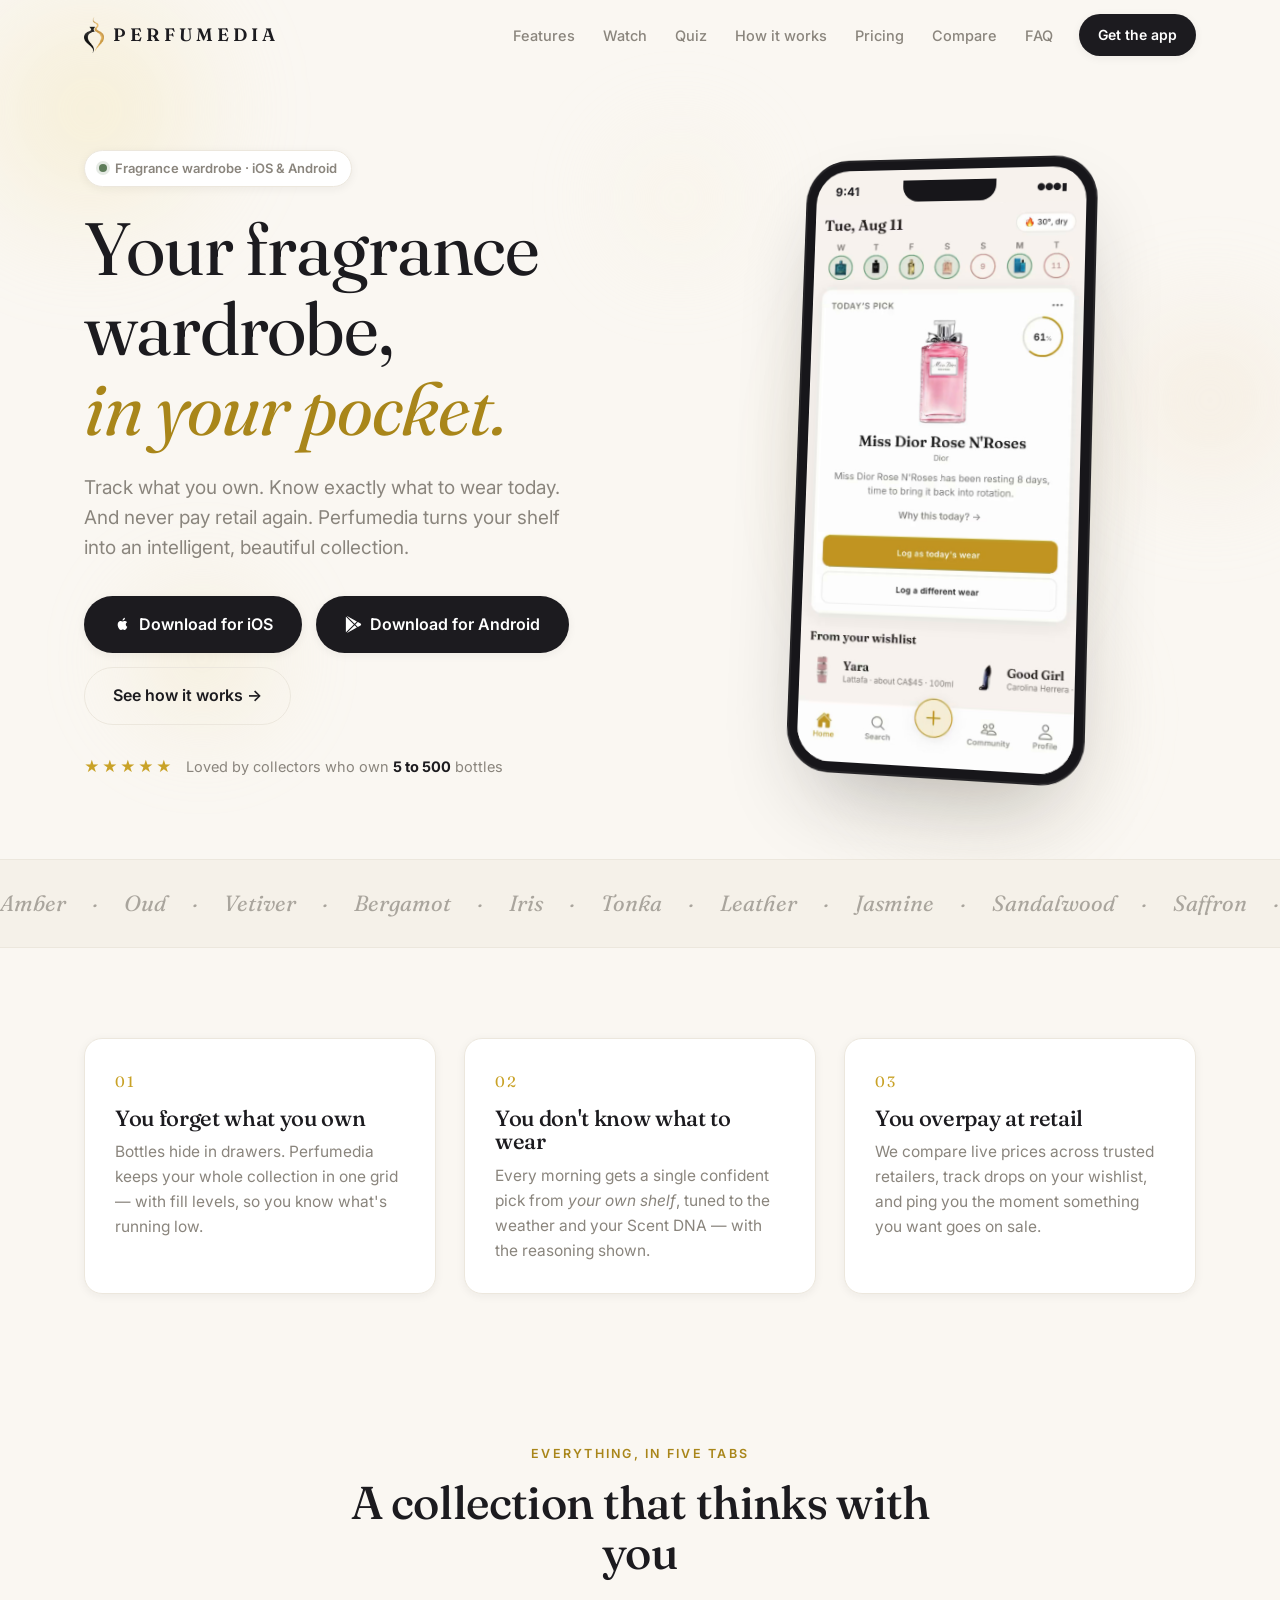
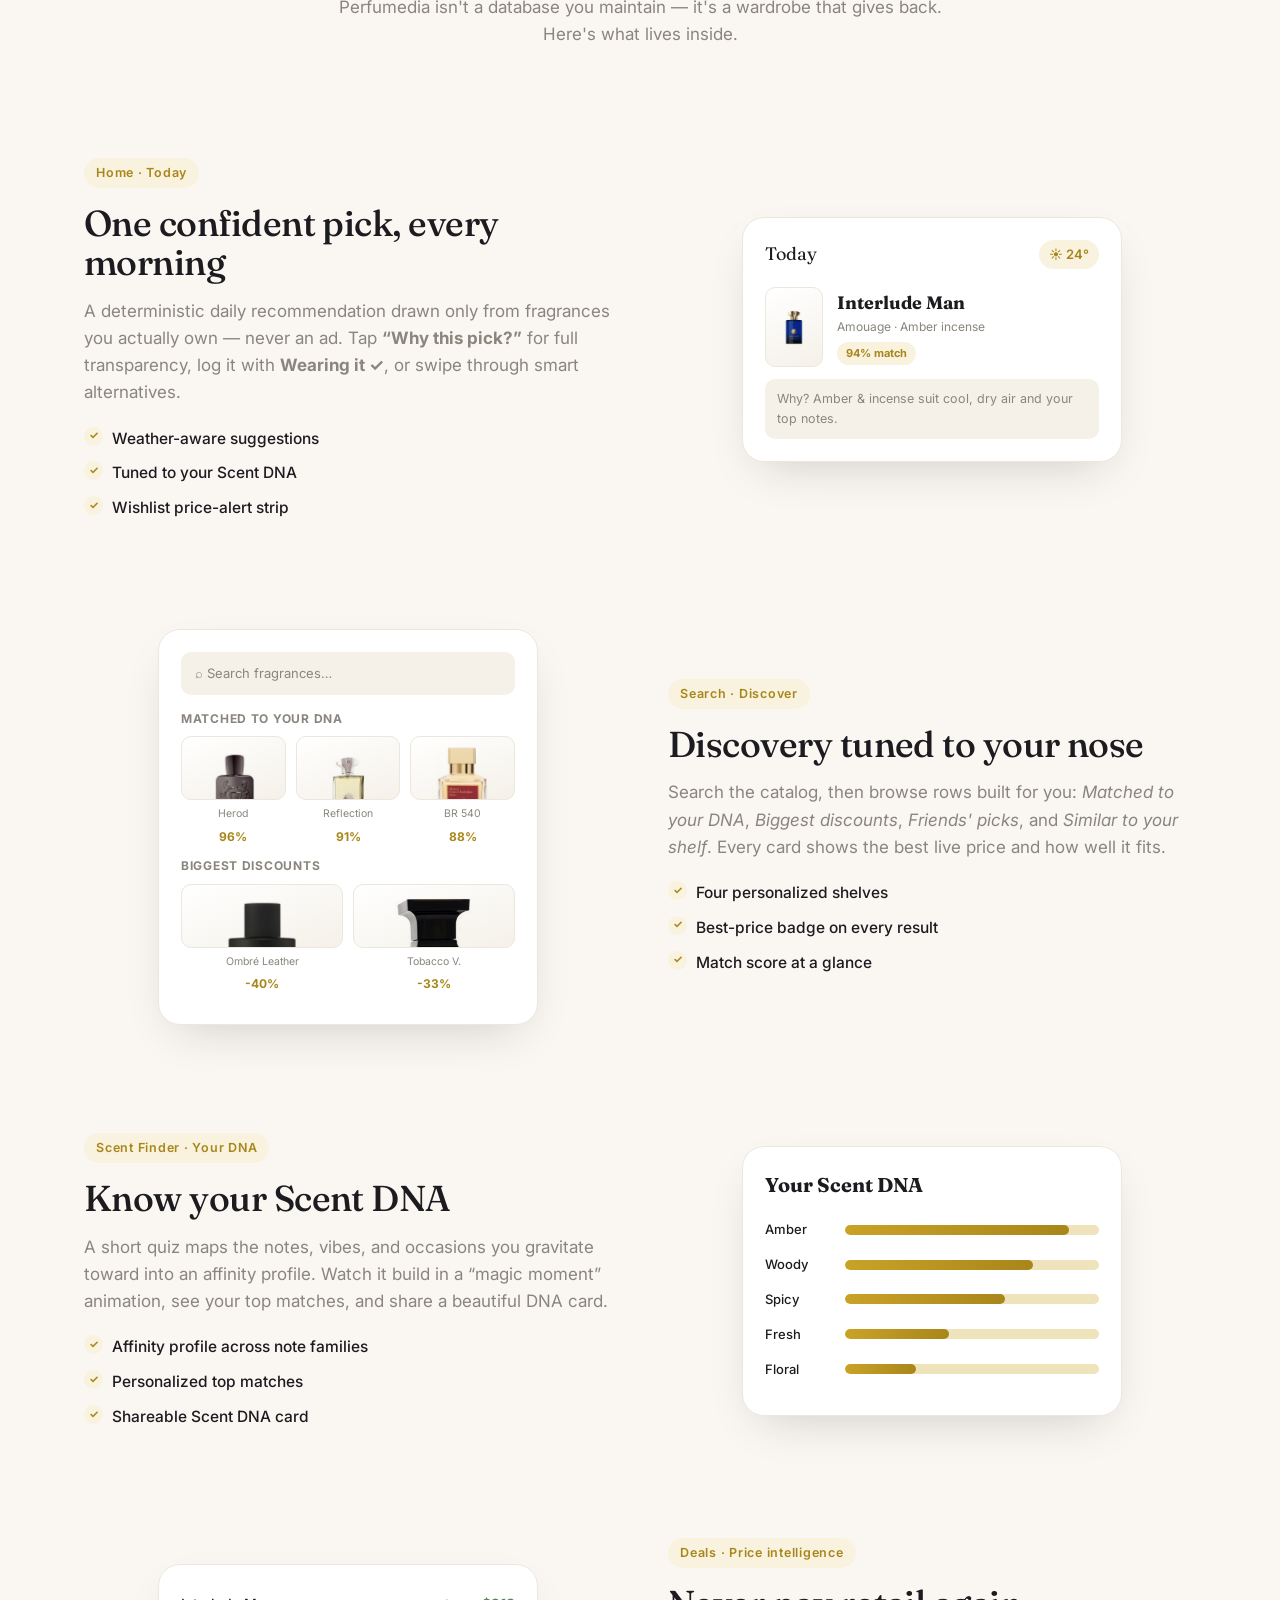
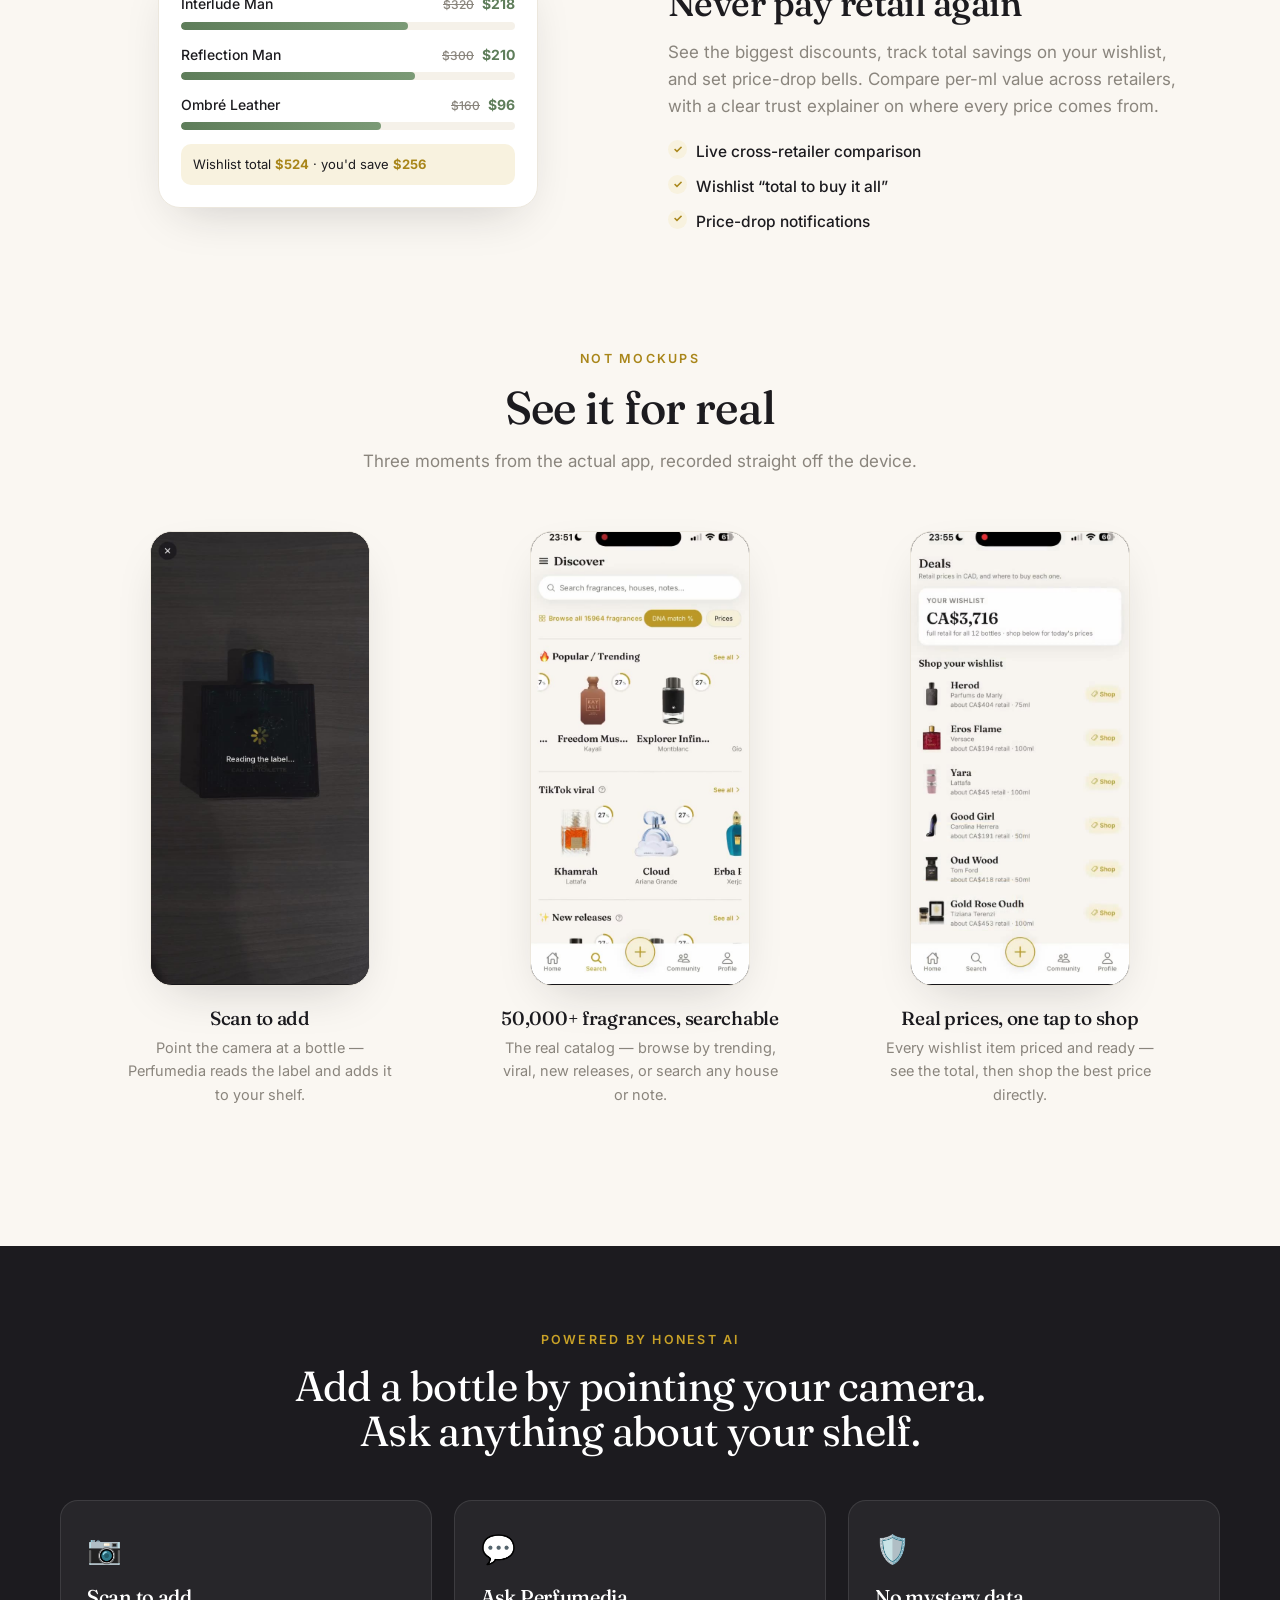
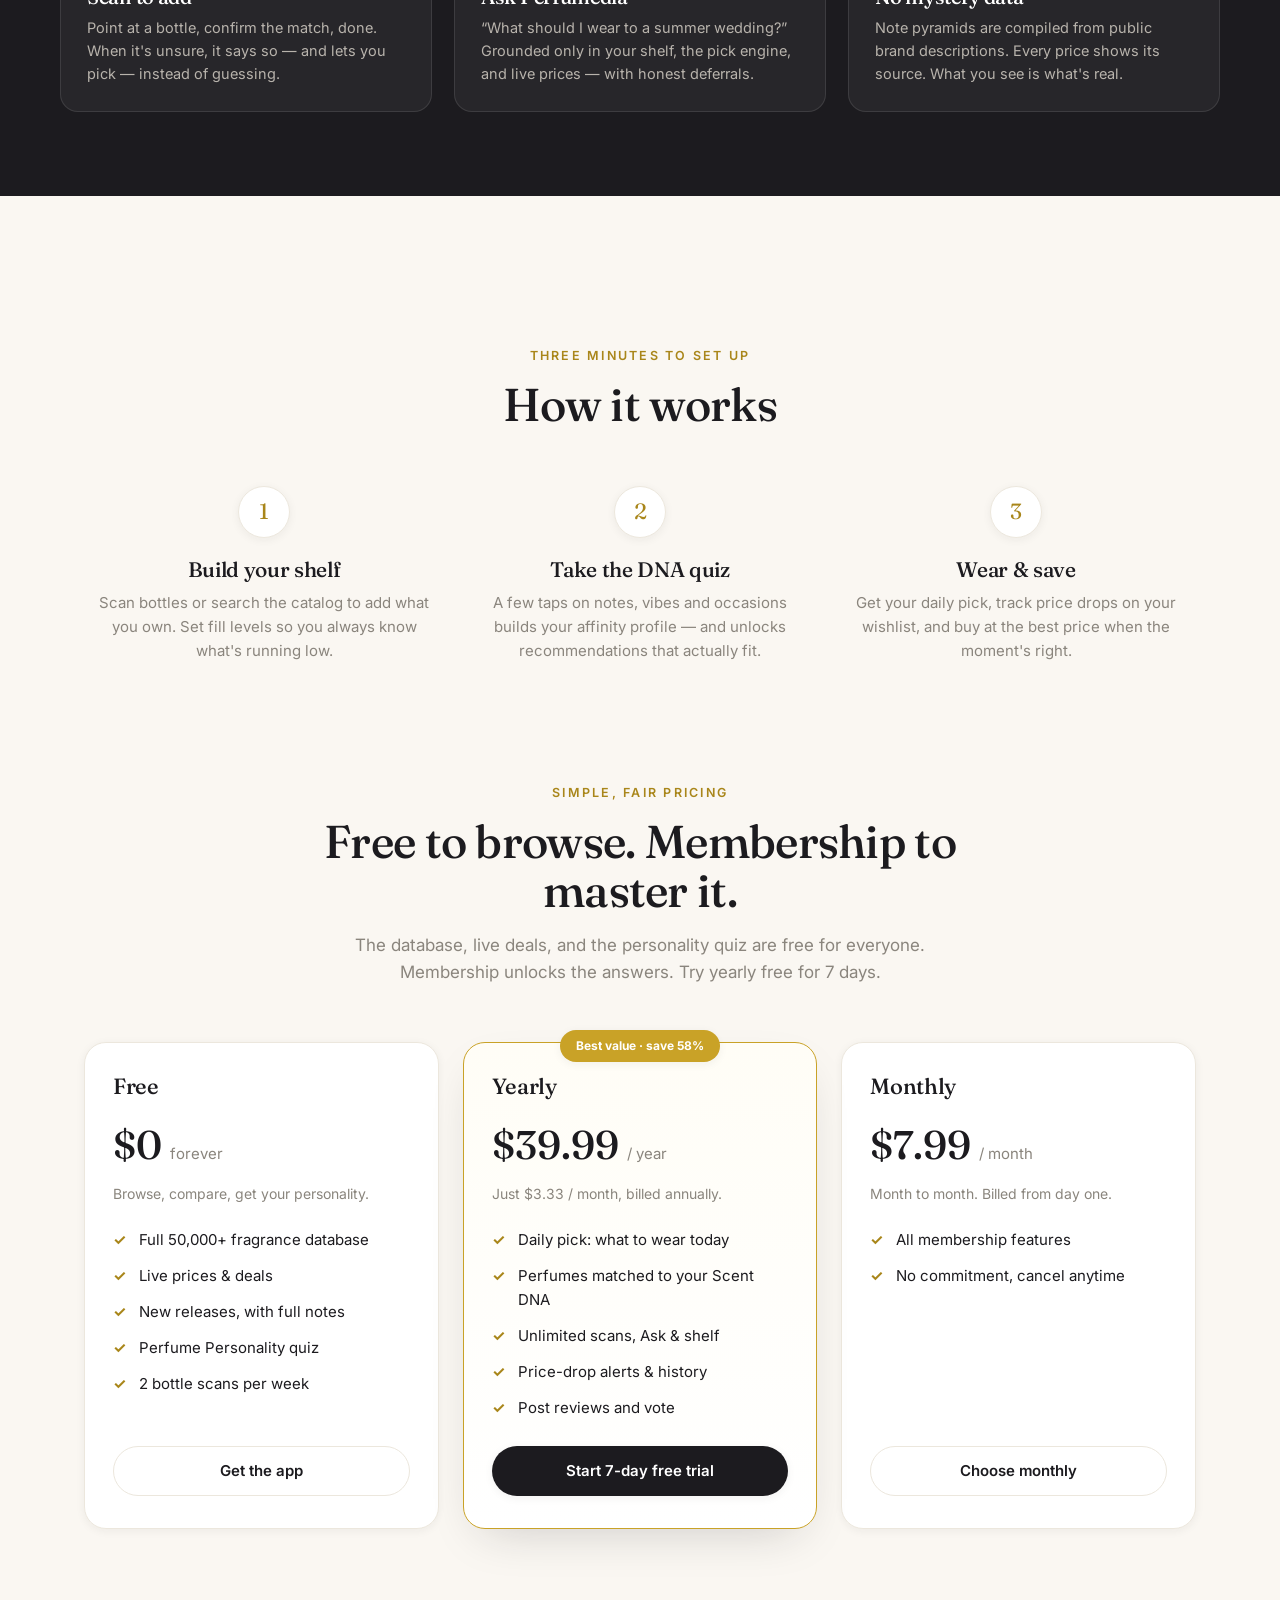
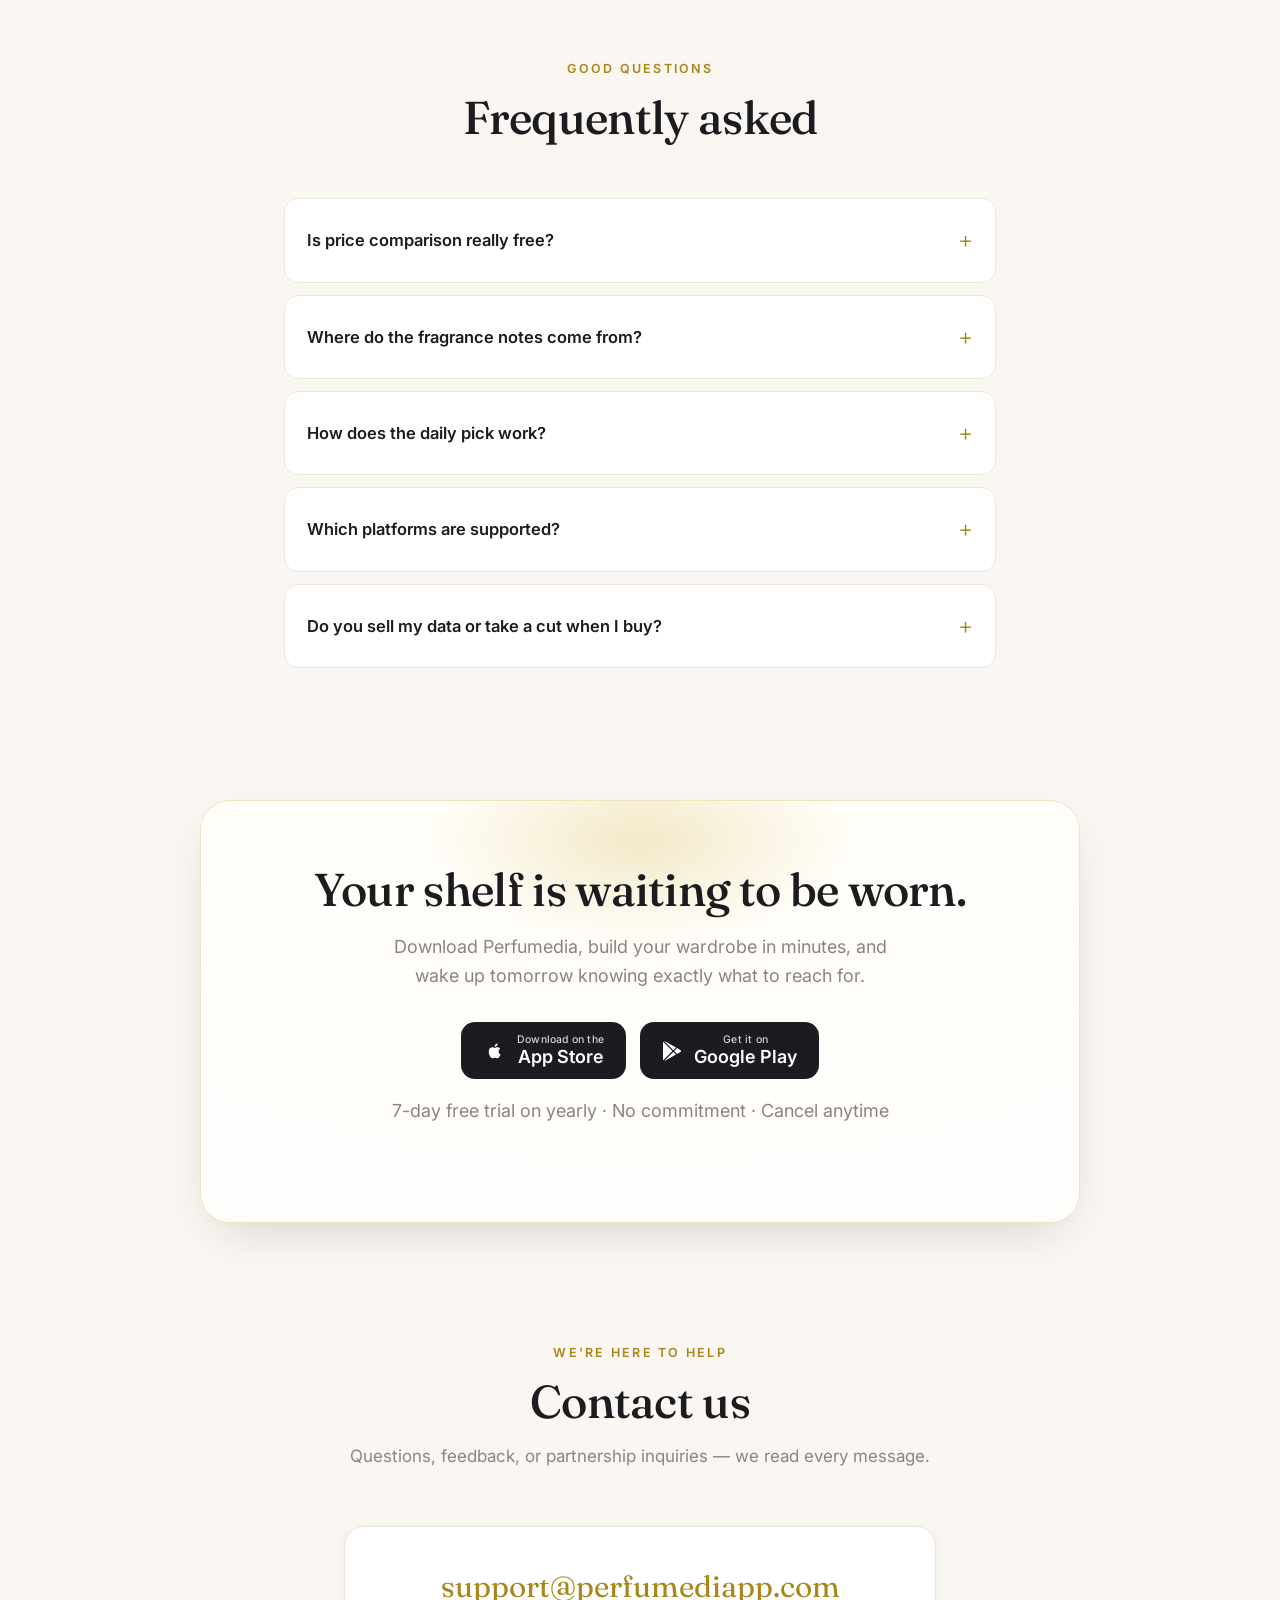
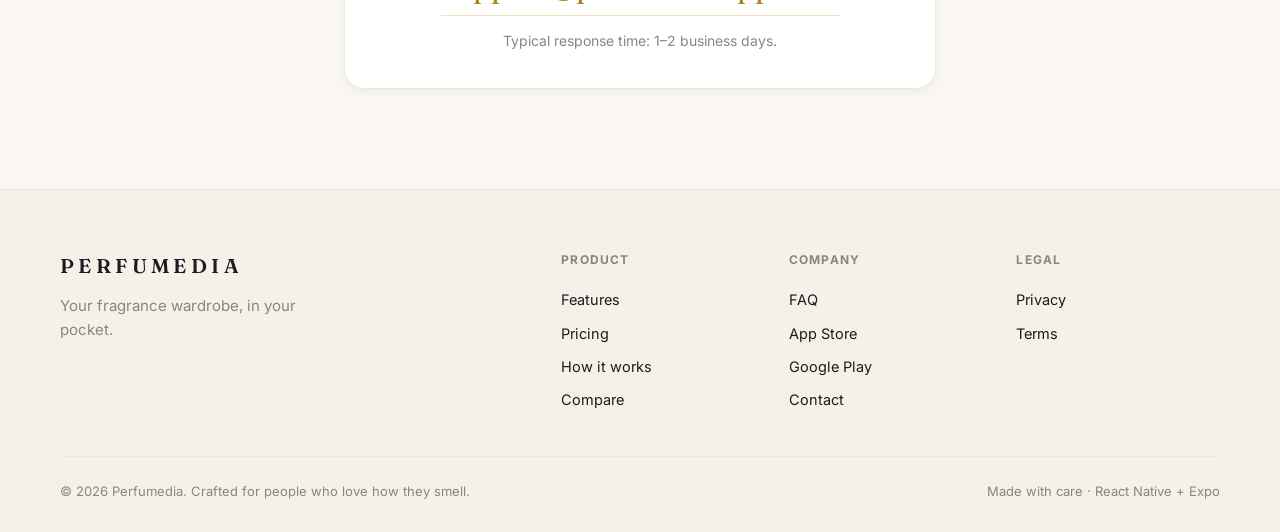
<file: index.html>
<!DOCTYPE html>
<html lang="en">
<head>
  <meta charset="UTF-8" />
  <meta name="google-site-verification" content="rSS9P5IZDNJVA-696ufRAyOTLksIrIAonRC6BbphgJg" />
  <meta name="viewport" content="width=device-width, initial-scale=1.0" />
  <title>Perfumedia — Your fragrance wardrobe, in your pocket</title>
  <meta name="description" content="Track every fragrance you own, get a deterministic daily pick from your own shelf, and never pay retail again. Perfumedia is the fragrance wardrobe app for enthusiasts." />
  <meta name="theme-color" content="#FAF7F2" />

  <!-- impact.com site ownership verification -->
  <meta name="impact-site-verification" value="6cb1e89b-29bc-4561-9f59-10e89194f2c4" />

  <!-- Favicon -->
  <link rel="icon" href="favicon-32.png" sizes="32x32" type="image/png" />
  <link rel="icon" href="favicon-512.png" sizes="512x512" type="image/png" />
  <link rel="apple-touch-icon" href="apple-touch-icon.png" />

  <!-- Open Graph -->
  <meta property="og:title" content="Perfumedia — Your fragrance wardrobe, in your pocket" />
  <meta property="og:description" content="Know what to wear today. Track what you own. Never pay retail again." />
  <meta property="og:type" content="website" />

  <link rel="preconnect" href="https://fonts.googleapis.com" />
  <link rel="preconnect" href="https://fonts.gstatic.com" crossorigin />
  <link href="https://fonts.googleapis.com/css2?family=Fraunces:ital,opsz,wght@0,9..144,300..700;1,9..144,400..600&family=Inter:wght@400;500;600;700&display=swap" rel="stylesheet" />
  <link rel="stylesheet" href="styles.css" />
</head>
<body>
  <!-- Scroll progress -->
  <div class="scroll-progress" id="scrollProgress" aria-hidden="true"></div>

  <!-- Ambient floating scent notes -->
  <div class="ambient" aria-hidden="true">
    <span class="note-orb n1"></span>
    <span class="note-orb n2"></span>
    <span class="note-orb n3"></span>
    <span class="note-orb n4"></span>
    <span class="note-orb n5"></span>
  </div>

  <!-- Nav -->
  <header class="nav" id="nav">
    <div class="nav-inner">
      <a class="brand" href="#top" aria-label="Perfumedia home">
        <span class="brand-mark" aria-hidden="true">
          <img src="assets/logo/mark.png" alt="" width="20" height="36" />
        </span>
        <span class="brand-word">PERFUMEDIA</span>
      </a>
      <nav class="nav-links" aria-label="Primary">
        <a href="#features">Features</a>
        <a href="#demo">Watch</a>
        <a href="quiz.html">Quiz</a>
        <a href="#how">How it works</a>
        <a href="#pricing">Pricing</a>
        <a href="compare.html">Compare</a>
        <a href="#faq">FAQ</a>
      </nav>
      <a href="https://apps.apple.com/us/app/perfumedia-perfume-tracker/id6792554738" class="btn btn-primary btn-sm nav-cta" target="_blank" rel="noopener">Get the app</a>
      <button class="nav-toggle" id="navToggle" aria-label="Menu" aria-expanded="false">
        <span></span><span></span><span></span>
      </button>
    </div>
    <div class="nav-mobile" id="navMobile">
      <a href="#features">Features</a>
      <a href="#demo">Watch</a>
      <a href="quiz.html">Quiz</a>
      <a href="#how">How it works</a>
      <a href="#pricing">Pricing</a>
      <a href="compare.html">Compare</a>
      <a href="#faq">FAQ</a>
      <a href="https://apps.apple.com/us/app/perfumedia-perfume-tracker/id6792554738" class="btn btn-primary" target="_blank" rel="noopener">Get the app</a>
    </div>
  </header>

  <main id="top">
    <!-- Hero -->
    <section class="hero">
      <div class="hero-copy reveal">
        <div class="eyebrow"><span class="dot"></span> Fragrance wardrobe · iOS &amp; Android</div>
        <h1>Your fragrance wardrobe,<br /><em>in your pocket.</em></h1>
        <p class="lede">Track what you own. Know exactly what to wear today. And never pay retail again. Perfumedia turns your shelf into an intelligent, beautiful collection.</p>
        <div class="hero-cta">
          <a href="https://apps.apple.com/us/app/perfumedia-perfume-tracker/id6792554738" class="btn btn-primary btn-lg" data-store="ios" target="_blank" rel="noopener">
            <svg viewBox="0 0 24 24" width="18" height="18" fill="currentColor" aria-hidden="true"><path d="M17.05 12.54c-.02-2.02 1.65-2.99 1.72-3.04-.94-1.37-2.4-1.56-2.92-1.58-1.24-.13-2.42.73-3.05.73-.63 0-1.6-.71-2.63-.69-1.35.02-2.6.79-3.29 2-1.4 2.43-.36 6.03 1 8 .67.96 1.46 2.04 2.5 2 1-.04 1.38-.65 2.59-.65 1.21 0 1.55.65 2.61.63 1.08-.02 1.76-.98 2.42-1.95.76-1.11 1.07-2.19 1.09-2.24-.02-.01-2.09-.8-2.11-3.18ZM15.1 6.28c.55-.67.93-1.6.82-2.53-.8.03-1.77.53-2.34 1.2-.51.59-.96 1.54-.84 2.44.9.07 1.81-.45 2.36-1.11Z"/></svg>
            Download for iOS
          </a>
          <a href="https://play.google.com/store/apps/details?id=com.dbromberg.scented" class="btn btn-primary btn-lg" target="_blank" rel="noopener">
            <svg viewBox="0 0 24 24" width="17" height="17" fill="currentColor" aria-hidden="true"><path d="M22.018 13.298l-3.919 2.218-3.515-3.493 3.543-3.521 3.891 2.202a1.49 1.49 0 0 1 0 2.594zM1.337.924a1.486 1.486 0 0 0-.112.568v21.017c0 .217.045.419.124.6l11.155-11.087L1.337.924zm12.207 10.065l3.258-3.238L3.45.195a1.466 1.466 0 0 0-.946-.179l11.04 10.973zm0 2.067l-11 10.933c.298.036.612-.016.906-.183l13.324-7.54-3.23-3.21z"/></svg>
            Download for Android
          </a>
          <a href="#how" class="btn btn-ghost btn-lg">See how it works →</a>
        </div>
        <div class="hero-proof">
          <div class="stars" aria-label="Rated 4.9 out of 5">★★★★★</div>
          <span>Loved by collectors who own <strong>5 to 500</strong> bottles</span>
        </div>
      </div>

      <div class="hero-phone reveal" data-tilt>
        <!-- Phone: Today screen -->
        <div class="phone">
          <div class="phone-notch" aria-hidden="true"></div>
          <div class="phone-screen">
            <div class="app-status"><span>9:41</span><span class="app-status-icons">●●● ▮</span></div>
            <img class="app-shot" src="assets/app/home.jpg" width="620" height="1278"
                 alt="The Perfumedia home screen: a week of logged wears across the top, then today's pick — Miss Dior Rose N'Roses by Dior at a 61% match, rested 8 days — with buttons to log it as today's wear." />
          </div>
        </div>
        <div class="phone-glow" aria-hidden="true"></div>
      </div>
    </section>

    <!-- Marquee / trust -->
    <section class="marquee-wrap" aria-hidden="true">
      <div class="marquee">
        <span>Amber</span><span>·</span><span>Oud</span><span>·</span><span>Vetiver</span><span>·</span><span>Bergamot</span><span>·</span><span>Iris</span><span>·</span><span>Tonka</span><span>·</span><span>Leather</span><span>·</span><span>Jasmine</span><span>·</span><span>Sandalwood</span><span>·</span><span>Saffron</span><span>·</span><span>Musk</span><span>·</span><span>Neroli</span><span>·</span>
        <span>Amber</span><span>·</span><span>Oud</span><span>·</span><span>Vetiver</span><span>·</span><span>Bergamot</span><span>·</span><span>Iris</span><span>·</span><span>Tonka</span><span>·</span><span>Leather</span><span>·</span><span>Jasmine</span><span>·</span><span>Sandalwood</span><span>·</span><span>Saffron</span><span>·</span><span>Musk</span><span>·</span><span>Neroli</span><span>·</span>
      </div>
    </section>

    <!-- Problem / promise -->
    <section class="promise">
      <div class="promise-grid">
        <div class="promise-item reveal">
          <span class="promise-num">01</span>
          <h3>You forget what you own</h3>
          <p>Bottles hide in drawers. Perfumedia keeps your whole collection in one grid — with fill levels, so you know what's running low.</p>
        </div>
        <div class="promise-item reveal">
          <span class="promise-num">02</span>
          <h3>You don't know what to wear</h3>
          <p>Every morning gets a single confident pick from <em>your own shelf</em>, tuned to the weather and your Scent DNA — with the reasoning shown.</p>
        </div>
        <div class="promise-item reveal">
          <span class="promise-num">03</span>
          <h3>You overpay at retail</h3>
          <p>We compare live prices across trusted retailers, track drops on your wishlist, and ping you the moment something you want goes on sale.</p>
        </div>
      </div>
    </section>

    <!-- Features -->
    <section class="features" id="features">
      <div class="section-head reveal">
        <p class="section-eyebrow">Everything, in five tabs</p>
        <h2>A collection that thinks with you</h2>
        <p class="section-sub">Perfumedia isn't a database you maintain — it's a wardrobe that gives back. Here's what lives inside.</p>
      </div>

      <!-- Feature 1: Today -->
      <article class="feature reveal">
        <div class="feature-text">
          <span class="feature-tag">Home · Today</span>
          <h3>One confident pick, every morning</h3>
          <p>A deterministic daily recommendation drawn only from fragrances you actually own — never an ad. Tap <strong>“Why this pick?”</strong> for full transparency, log it with <strong>Wearing it&nbsp;✓</strong>, or swipe through smart alternatives.</p>
          <ul class="feature-list">
            <li>Weather-aware suggestions</li>
            <li>Tuned to your Scent DNA</li>
            <li>Wishlist price-alert strip</li>
          </ul>
        </div>
        <div class="feature-visual">
          <div class="mini-card mini-today">
            <div class="mt-head"><span>Today</span><span class="mt-weather">☀️ 24°</span></div>
            <div class="mt-pick">
              <div class="mt-bottle"><img src="assets/bottles/interlude-man.jpg" alt="Amouage Interlude Man" loading="lazy" /></div>
              <div>
                <strong>Interlude Man</strong>
                <p>Amouage · Amber incense</p>
                <span class="mt-match">94% match</span>
              </div>
            </div>
            <div class="mt-why">Why? Amber &amp; incense suit cool, dry air and your top notes.</div>
          </div>
        </div>
      </article>

      <!-- Feature 2: Discover -->
      <article class="feature feature-rev reveal">
        <div class="feature-text">
          <span class="feature-tag">Search · Discover</span>
          <h3>Discovery tuned to your nose</h3>
          <p>Search the catalog, then browse rows built for you: <em>Matched to your DNA</em>, <em>Biggest discounts</em>, <em>Friends' picks</em>, and <em>Similar to your shelf</em>. Every card shows the best live price and how well it fits.</p>
          <ul class="feature-list">
            <li>Four personalized shelves</li>
            <li>Best-price badge on every result</li>
            <li>Match score at a glance</li>
          </ul>
        </div>
        <div class="feature-visual">
          <div class="mini-card mini-discover">
            <div class="mt-search">⌕ Search fragrances…</div>
            <p class="mt-rowlabel">Matched to your DNA</p>
            <div class="mt-scroll">
              <div class="mt-tile"><span class="mt-sw"><img src="assets/bottles/herod.jpg" alt="Parfums de Marly Herod" loading="lazy" /></span><small>Herod</small><b>96%</b></div>
              <div class="mt-tile"><span class="mt-sw"><img src="assets/bottles/reflection-man.jpg" alt="Amouage Reflection Man" loading="lazy" /></span><small>Reflection</small><b>91%</b></div>
              <div class="mt-tile"><span class="mt-sw"><img src="assets/bottles/baccarat-rouge-540.jpg" alt="Baccarat Rouge 540" loading="lazy" /></span><small>BR 540</small><b>88%</b></div>
            </div>
            <p class="mt-rowlabel">Biggest discounts</p>
            <div class="mt-scroll">
              <div class="mt-tile"><span class="mt-sw"><img src="assets/bottles/ombre-leather.jpg" alt="Tom Ford Ombré Leather" loading="lazy" /></span><small>Ombré Leather</small><b>-40%</b></div>
              <div class="mt-tile"><span class="mt-sw"><img src="assets/bottles/tobacco-vanille.jpg" alt="Tom Ford Tobacco Vanille" loading="lazy" /></span><small>Tobacco V.</small><b>-33%</b></div>
            </div>
          </div>
        </div>
      </article>

      <!-- Feature 3: Scent Finder -->
      <article class="feature reveal">
        <div class="feature-text">
          <span class="feature-tag">Scent Finder · Your DNA</span>
          <h3>Know your Scent DNA</h3>
          <p>A short quiz maps the notes, vibes, and occasions you gravitate toward into an affinity profile. Watch it build in a “magic moment” animation, see your top matches, and share a beautiful DNA card.</p>
          <ul class="feature-list">
            <li>Affinity profile across note families</li>
            <li>Personalized top matches</li>
            <li>Shareable Scent DNA card</li>
          </ul>
        </div>
        <div class="feature-visual">
          <div class="mini-card mini-dna">
            <strong class="mt-dnatitle">Your Scent DNA</strong>
            <div class="dna-bar"><span>Amber</span><i style="--v:88%"></i></div>
            <div class="dna-bar"><span>Woody</span><i style="--v:74%"></i></div>
            <div class="dna-bar"><span>Spicy</span><i style="--v:63%"></i></div>
            <div class="dna-bar"><span>Fresh</span><i style="--v:41%"></i></div>
            <div class="dna-bar"><span>Floral</span><i style="--v:28%"></i></div>
          </div>
        </div>
      </article>

      <!-- Feature 4: Deals -->
      <article class="feature feature-rev reveal">
        <div class="feature-text">
          <span class="feature-tag">Deals · Price intelligence</span>
          <h3>Never pay retail again</h3>
          <p>See the biggest discounts, track total savings on your wishlist, and set price-drop bells. Compare per-ml value across retailers, with a clear trust explainer on where every price comes from.</p>
          <ul class="feature-list">
            <li>Live cross-retailer comparison</li>
            <li>Wishlist “total to buy it all”</li>
            <li>Price-drop notifications</li>
          </ul>
        </div>
        <div class="feature-visual">
          <div class="mini-card mini-deals">
            <div class="deal-row"><span>Interlude Man</span><span class="deal-old">$320</span><span class="deal-new">$218</span></div>
            <div class="deal-bar"><i style="--v:68%"></i></div>
            <div class="deal-row"><span>Reflection Man</span><span class="deal-old">$300</span><span class="deal-new">$210</span></div>
            <div class="deal-bar"><i style="--v:70%"></i></div>
            <div class="deal-row"><span>Ombré Leather</span><span class="deal-old">$160</span><span class="deal-new">$96</span></div>
            <div class="deal-bar"><i style="--v:60%"></i></div>
            <div class="deal-total">Wishlist total <strong>$524</strong> · you'd save <strong>$256</strong></div>
          </div>
        </div>
      </article>
    </section>

    <!-- Demo: real screen recordings -->
    <section class="demo" id="demo">
      <div class="section-head reveal">
        <p class="section-eyebrow">Not mockups</p>
        <h2>See it for real</h2>
        <p class="section-sub">Three moments from the actual app, recorded straight off the device.</p>
      </div>
      <div class="demo-grid">
        <article class="demo-card reveal">
          <div class="demo-frame">
            <video class="demo-video" muted loop playsinline preload="metadata"
                   poster="assets/videos/poster-welcome.jpg"
                   src="assets/videos/welcome.mp4"></video>
          </div>
          <h3>Scan to add</h3>
          <p>Point the camera at a bottle — Perfumedia reads the label and adds it to your shelf.</p>
        </article>
        <article class="demo-card reveal">
          <div class="demo-frame">
            <video class="demo-video" muted loop playsinline preload="metadata"
                   poster="assets/videos/poster-database-search.jpg"
                   src="assets/videos/database-search.mp4"></video>
          </div>
          <h3>50,000+ fragrances, searchable</h3>
          <p>The real catalog — browse by trending, viral, new releases, or search any house or note.</p>
        </article>
        <article class="demo-card reveal">
          <div class="demo-frame">
            <video class="demo-video" muted loop playsinline preload="metadata"
                   poster="assets/videos/poster-deals.jpg"
                   src="assets/videos/deals.mp4"></video>
          </div>
          <h3>Real prices, one tap to shop</h3>
          <p>Every wishlist item priced and ready — see the total, then shop the best price directly.</p>
        </article>
      </div>
    </section>

    <!-- AI band -->
    <section class="ai-band">
      <div class="ai-inner reveal">
        <p class="section-eyebrow light">Powered by honest AI</p>
        <h2>Add a bottle by pointing your camera.<br />Ask anything about your shelf.</h2>
        <div class="ai-cards">
          <div class="ai-card">
            <div class="ai-ico">📷</div>
            <h4>Scan to add</h4>
            <p>Point at a bottle, confirm the match, done. When it's unsure, it says so — and lets you pick — instead of guessing.</p>
          </div>
          <div class="ai-card">
            <div class="ai-ico">💬</div>
            <h4>Ask Perfumedia</h4>
            <p>“What should I wear to a summer wedding?” Grounded only in your shelf, the pick engine, and live prices — with honest deferrals.</p>
          </div>
          <div class="ai-card">
            <div class="ai-ico">🛡️</div>
            <h4>No mystery data</h4>
            <p>Note pyramids are compiled from public brand descriptions. Every price shows its source. What you see is what's real.</p>
          </div>
        </div>
      </div>
    </section>

    <!-- How it works -->
    <section class="how" id="how">
      <div class="section-head reveal">
        <p class="section-eyebrow">Three minutes to set up</p>
        <h2>How it works</h2>
      </div>
      <div class="steps">
        <div class="step reveal">
          <div class="step-num">1</div>
          <h3>Build your shelf</h3>
          <p>Scan bottles or search the catalog to add what you own. Set fill levels so you always know what's running low.</p>
        </div>
        <div class="step-line" aria-hidden="true"></div>
        <div class="step reveal">
          <div class="step-num">2</div>
          <h3>Take the DNA quiz</h3>
          <p>A few taps on notes, vibes and occasions builds your affinity profile — and unlocks recommendations that actually fit.</p>
        </div>
        <div class="step-line" aria-hidden="true"></div>
        <div class="step reveal">
          <div class="step-num">3</div>
          <h3>Wear &amp; save</h3>
          <p>Get your daily pick, track price drops on your wishlist, and buy at the best price when the moment's right.</p>
        </div>
      </div>
    </section>

    <!-- Pricing -->
    <section class="pricing" id="pricing">
      <div class="section-head reveal">
        <p class="section-eyebrow">Simple, fair pricing</p>
        <h2>Free to browse. Membership to master it.</h2>
        <p class="section-sub">The database, live deals, and the personality quiz are free for everyone. Membership unlocks the answers. Try yearly free for 7 days.</p>
      </div>
      <div class="plans">
        <div class="plan reveal">
          <h3>Free</h3>
          <div class="plan-price"><span class="amt">$0</span><span class="per">forever</span></div>
          <p class="plan-note">Browse, compare, get your personality.</p>
          <ul>
            <li>Full 50,000+ fragrance database</li>
            <li>Live prices &amp; deals</li>
            <li>New releases, with full notes</li>
            <li>Perfume Personality quiz</li>
            <li>2 bottle scans per week</li>
          </ul>
          <a href="https://apps.apple.com/us/app/perfumedia-perfume-tracker/id6792554738" class="btn btn-ghost btn-block" target="_blank" rel="noopener">Get the app</a>
        </div>

        <div class="plan plan-featured reveal">
          <div class="plan-badge">Best value · save 58%</div>
          <h3>Yearly</h3>
          <div class="plan-price"><span class="amt">$39.99</span><span class="per">/ year</span></div>
          <p class="plan-note">Just $3.33 / month, billed annually.</p>
          <ul>
            <li>Daily pick: what to wear today</li>
            <li>Perfumes matched to your Scent DNA</li>
            <li>Unlimited scans, Ask &amp; shelf</li>
            <li>Price-drop alerts &amp; history</li>
            <li>Post reviews and vote</li>
          </ul>
          <a href="https://apps.apple.com/us/app/perfumedia-perfume-tracker/id6792554738" class="btn btn-primary btn-block" target="_blank" rel="noopener">Start 7-day free trial</a>
        </div>

        <div class="plan reveal">
          <h3>Monthly</h3>
          <div class="plan-price"><span class="amt">$7.99</span><span class="per">/ month</span></div>
          <p class="plan-note">Month to month. Billed from day one.</p>
          <ul>
            <li>All membership features</li>
            <li>No commitment, cancel anytime</li>
          </ul>
          <a href="https://apps.apple.com/us/app/perfumedia-perfume-tracker/id6792554738" class="btn btn-ghost btn-block" target="_blank" rel="noopener">Choose monthly</a>
        </div>
      </div>
    </section>

    <!-- FAQ -->
    <section class="faq" id="faq">
      <div class="section-head reveal">
        <p class="section-eyebrow">Good questions</p>
        <h2>Frequently asked</h2>
      </div>
      <div class="faq-list reveal">
        <details>
          <summary>Is price comparison really free?</summary>
          <p>Yes. Comparing prices across retailers is always free. The premium tier adds price <em>intelligence</em> — history charts, drop alerts, and the full Deals experience — plus unlimited wishlist, scans and Ask. Your collection itself is free at any size.</p>
        </details>
        <details>
          <summary>Where do the fragrance notes come from?</summary>
          <p>Note pyramids are compiled from public brand descriptions and general knowledge, and flagged as such. Perfumedia uses zero data scraped from community fragrance databases.</p>
        </details>
        <details>
          <summary>How does the daily pick work?</summary>
          <p>It's deterministic — the same inputs always produce the same pick — and drawn only from fragrances you own. It factors in the day's weather and your Scent DNA, and shows its reasoning so you can trust it.</p>
        </details>
        <details>
          <summary>Which platforms are supported?</summary>
          <p>Perfumedia is built with React Native + Expo. It's on the App Store and Google Play, and there's a web build too. Your collection stays in sync.</p>
        </details>
        <details>
          <summary>Do you sell my data or take a cut when I buy?</summary>
          <p>Buying uses affiliate links, always disclosed under FTC guidelines — it never changes your price. Comparison stays free and your collection is yours.</p>
        </details>
      </div>
    </section>

    <!-- Final CTA -->
    <section class="get" id="get">
      <div class="get-inner reveal">
        <h2>Your shelf is waiting to be worn.</h2>
        <p>Download Perfumedia, build your wardrobe in minutes, and wake up tomorrow knowing exactly what to reach for.</p>
        <div class="get-cta">
          <a href="https://apps.apple.com/us/app/perfumedia-perfume-tracker/id6792554738" class="store-badge" aria-label="Download on the App Store" data-store="ios" target="_blank" rel="noopener">
            <svg viewBox="0 0 24 24" width="22" height="22" fill="currentColor" aria-hidden="true"><path d="M17.05 12.54c-.02-2.02 1.65-2.99 1.72-3.04-.94-1.37-2.4-1.56-2.92-1.58-1.24-.13-2.42.73-3.05.73-.63 0-1.6-.71-2.63-.69-1.35.02-2.6.79-3.29 2-1.4 2.43-.36 6.03 1 8 .67.96 1.46 2.04 2.5 2 1-.04 1.38-.65 2.59-.65 1.21 0 1.55.65 2.61.63 1.08-.02 1.76-.98 2.42-1.95.76-1.11 1.07-2.19 1.09-2.24-.02-.01-2.09-.8-2.11-3.18ZM15.1 6.28c.55-.67.93-1.6.82-2.53-.8.03-1.77.53-2.34 1.2-.51.59-.96 1.54-.84 2.44.9.07 1.81-.45 2.36-1.11Z"/></svg>
            <span><small>Download on the</small>App Store</span>
          </a>
          <a href="https://play.google.com/store/apps/details?id=com.dbromberg.scented" class="store-badge" aria-label="Get it on Google Play" target="_blank" rel="noopener">
            <svg viewBox="0 0 24 24" width="20" height="20" fill="currentColor" aria-hidden="true"><path d="M22.018 13.298l-3.919 2.218-3.515-3.493 3.543-3.521 3.891 2.202a1.49 1.49 0 0 1 0 2.594zM1.337.924a1.486 1.486 0 0 0-.112.568v21.017c0 .217.045.419.124.6l11.155-11.087L1.337.924zm12.207 10.065l3.258-3.238L3.45.195a1.466 1.466 0 0 0-.946-.179l11.04 10.973zm0 2.067l-11 10.933c.298.036.612-.016.906-.183l13.324-7.54-3.23-3.21z"/></svg>
            <span><small>Get it on</small>Google Play</span>
          </a>
        </div>
        <p class="get-fine">7-day free trial on yearly · No commitment · Cancel anytime</p>
      </div>
    </section>

    <!-- Contact -->
    <section class="contact" id="contact">
      <div class="section-head reveal">
        <p class="section-eyebrow">We're here to help</p>
        <h2>Contact us</h2>
        <p class="section-sub">Questions, feedback, or partnership inquiries — we read every message.</p>
      </div>
      <div class="contact-card reveal">
        <a href="mailto:support@perfumediapp.com" class="contact-email">support@perfumediapp.com</a>
        <p class="contact-note">Typical response time: 1–2 business days.</p>
      </div>
    </section>
  </main>

  <footer class="footer">
    <div class="footer-inner">
      <div class="footer-brand">
        <span class="brand-word">PERFUMEDIA</span>
        <p>Your fragrance wardrobe, in your pocket.</p>
      </div>
      <div class="footer-cols">
        <div>
          <h5>Product</h5>
          <a href="#features">Features</a>
          <a href="#pricing">Pricing</a>
          <a href="#how">How it works</a>
          <a href="compare.html">Compare</a>
        </div>
        <div>
          <h5>Company</h5>
          <a href="#faq">FAQ</a>
          <a href="https://apps.apple.com/us/app/perfumedia-perfume-tracker/id6792554738" data-store="ios" target="_blank" rel="noopener">App Store</a>
          <a href="https://play.google.com/store/apps/details?id=com.dbromberg.scented" target="_blank" rel="noopener">Google Play</a>
          <a href="#contact">Contact</a>
        </div>
        <div>
          <h5>Legal</h5>
          <a href="privacy.html">Privacy</a>
          <a href="terms.html">Terms</a>
        </div>
      </div>
    </div>
    <div class="footer-base">
      <span>© <span id="year">2026</span> Perfumedia. Crafted for people who love how they smell.</span>
      <span class="footer-made">Made with care · React Native + Expo</span>
    </div>
  </footer>

  <script src="main.js"></script>
  <script src="store-links.js"></script>

  <!-- Skimlinks: auto-affiliates outbound retailer links (publisher 306478X1794723) -->
  <script type="text/javascript" src="https://s.skimresources.com/js/306478X1794723.skimlinks.js"></script>
</body>
</html>
</file>
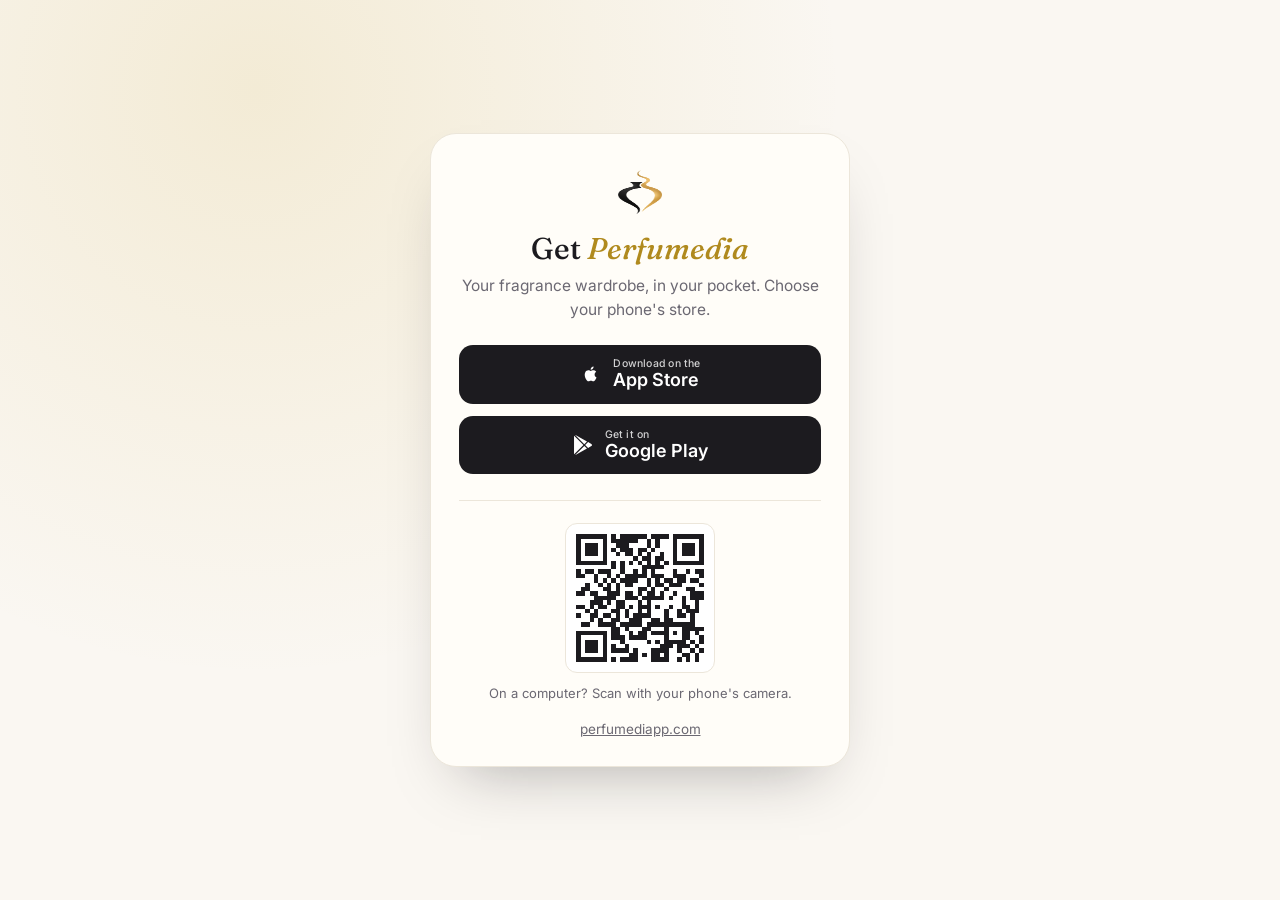
<file: get/index.html>
<!DOCTYPE html>
<html lang="en">
<head>
  <meta charset="UTF-8" />
  <meta name="viewport" content="width=device-width, initial-scale=1.0" />
  <title>Get Perfumedia</title>
  <!-- One link for both stores (owner, 23 Oct): an iPhone goes straight to the
       App Store, an Android phone straight to Google Play, before anything is
       drawn. Anyone else (a computer) sees both stores and a QR code. -->
  <script>
    (function () {
      var ua = navigator.userAgent || "";
      var apple = /iphone|ipad|ipod/i.test(ua) || (/macintosh/i.test(ua) && navigator.maxTouchPoints > 1);
      if (/android/i.test(ua)) location.replace("https://play.google.com/store/apps/details?id=com.dbromberg.scented");
      else if (apple) location.replace("https://apps.apple.com/us/app/perfumedia-perfume-tracker/id6792554738");
    })();
  </script>
  <meta name="description" content="Download Perfumedia on the App Store or Google Play." />
  <meta name="theme-color" content="#FAF7F2" />
  <meta property="og:title" content="Get Perfumedia" />
  <meta property="og:description" content="Your fragrance wardrobe, in your pocket. On the App Store and Google Play." />
  <meta property="og:url" content="https://perfumediapp.com/get" />
  <link rel="icon" href="/favicon-32.png" sizes="32x32" type="image/png" />
  <link rel="apple-touch-icon" href="/apple-touch-icon.png" />
  <link rel="preconnect" href="https://fonts.googleapis.com" />
  <link rel="preconnect" href="https://fonts.gstatic.com" crossorigin />
  <link href="https://fonts.googleapis.com/css2?family=Fraunces:opsz,wght@9..144,400..600&family=Inter:wght@400;500;600&display=swap" rel="stylesheet" />
  <style>
    :root { --bg: #FAF7F2; --card: #fffdf8; --text: #1c1b1f; --text-2: #6b6872; --accent: #b08a1e; --hairline: #ece6da; }
    * { box-sizing: border-box; }
    body { margin: 0; min-height: 100vh; display: flex; align-items: center; justify-content: center; padding: 32px 16px;
      background: radial-gradient(circle at 20% 10%, rgba(201,162,39,0.14), transparent 45%), var(--bg);
      color: var(--text); font-family: Inter, system-ui, -apple-system, sans-serif; }
    .card { width: 100%; max-width: 420px; background: var(--card); border: 1px solid var(--hairline); border-radius: 26px;
      padding: 36px 28px 28px; text-align: center; box-shadow: 0 30px 60px -30px rgba(28,27,31,0.35); }
    .logo { width: 44px; height: 44px; }
    h1 { font-family: Fraunces, Georgia, serif; font-weight: 500; font-size: 30px; line-height: 1.15; margin: 14px 0 8px; }
    h1 em { color: var(--accent); }
    p { color: var(--text-2); margin: 0 0 24px; font-size: 15.5px; line-height: 1.5; }
    .stores { display: flex; flex-direction: column; gap: 12px; }
    .store { display: flex; align-items: center; justify-content: center; gap: 12px; background: var(--text); color: #fff;
      text-decoration: none; padding: 13px 20px; border-radius: 14px; transition: transform .2s ease; }
    .store:hover, .store:focus-visible { transform: translateY(-2px); }
    .store span { display: flex; flex-direction: column; align-items: flex-start; line-height: 1.15; font-weight: 600; font-size: 18px; }
    .store small { font-size: 10.5px; font-weight: 500; opacity: .8; letter-spacing: .02em; }
    .qr { margin-top: 26px; padding-top: 22px; border-top: 1px solid var(--hairline); }
    .qr img { width: 150px; height: 150px; border-radius: 12px; border: 1px solid var(--hairline); padding: 6px; background: #fff; }
    .qr div { font-size: 13px; color: var(--text-2); margin-top: 8px; }
    .home { display: inline-block; margin-top: 20px; font-size: 13.5px; color: var(--text-2); }
  </style>
</head>
<body>
  <main class="card">
    <img class="logo" src="/assets/logo/mark.png" alt="Perfumedia" />
    <h1>Get <em>Perfumedia</em></h1>
    <p>Your fragrance wardrobe, in your pocket. Choose your phone's store.</p>
    <div class="stores">
      <a class="store" href="https://apps.apple.com/us/app/perfumedia-perfume-tracker/id6792554738" rel="noopener">
        <svg viewBox="0 0 24 24" width="22" height="22" fill="currentColor" aria-hidden="true"><path d="M17.05 12.54c-.02-2.02 1.65-2.99 1.72-3.04-.94-1.37-2.4-1.56-2.92-1.58-1.24-.13-2.42.73-3.05.73-.63 0-1.6-.71-2.63-.69-1.35.02-2.6.79-3.29 2-1.4 2.43-.36 6.03 1 8 .67.96 1.46 2.04 2.5 2 1-.04 1.38-.65 2.59-.65 1.21 0 1.55.65 2.61.63 1.08-.02 1.76-.98 2.42-1.95.76-1.11 1.07-2.19 1.09-2.24-.02-.01-2.09-.8-2.11-3.18ZM15.1 6.28c.55-.67.93-1.6.82-2.53-.8.03-1.77.53-2.34 1.2-.51.59-.96 1.54-.84 2.44.9.07 1.81-.45 2.36-1.11Z"/></svg>
        <span><small>Download on the</small>App Store</span>
      </a>
      <a class="store" href="https://play.google.com/store/apps/details?id=com.dbromberg.scented" rel="noopener">
        <svg viewBox="0 0 24 24" width="20" height="20" fill="currentColor" aria-hidden="true"><path d="M22.018 13.298l-3.919 2.218-3.515-3.493 3.543-3.521 3.891 2.202a1.49 1.49 0 0 1 0 2.594zM1.337.924a1.486 1.486 0 0 0-.112.568v21.017c0 .217.045.419.124.6l11.155-11.087L1.337.924zm12.207 10.065l3.258-3.238L3.45.195a1.466 1.466 0 0 0-.946-.179l11.04 10.973zm0 2.067l-11 10.933c.298.036.612-.016.906-.183l13.324-7.54-3.23-3.21z"/></svg>
        <span><small>Get it on</small>Google Play</span>
      </a>
    </div>
    <div class="qr">
      <img src="/assets/get-qr.svg" alt="QR code for perfumediapp.com/get" width="150" height="150" />
      <div>On a computer? Scan with your phone's camera.</div>
    </div>
    <a class="home" href="/">perfumediapp.com</a>
  </main>
</body>
</html>
</file>
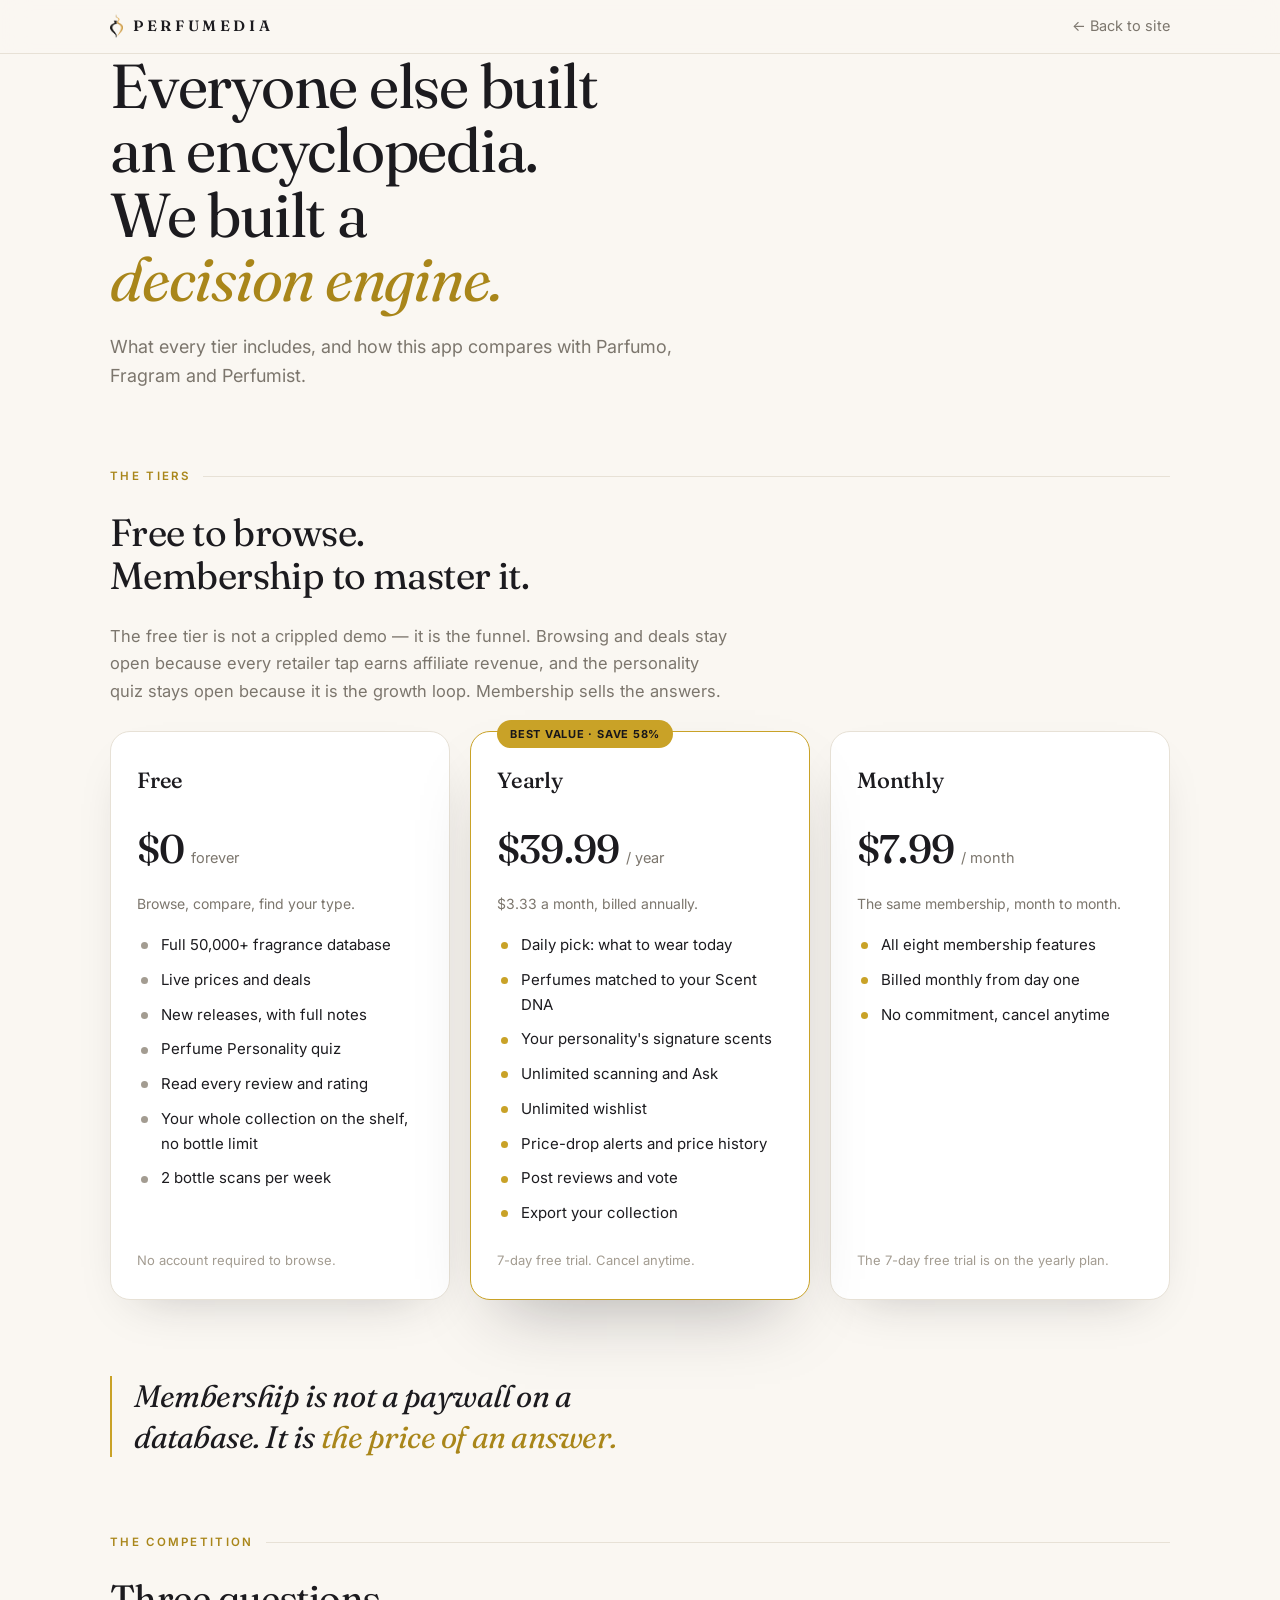
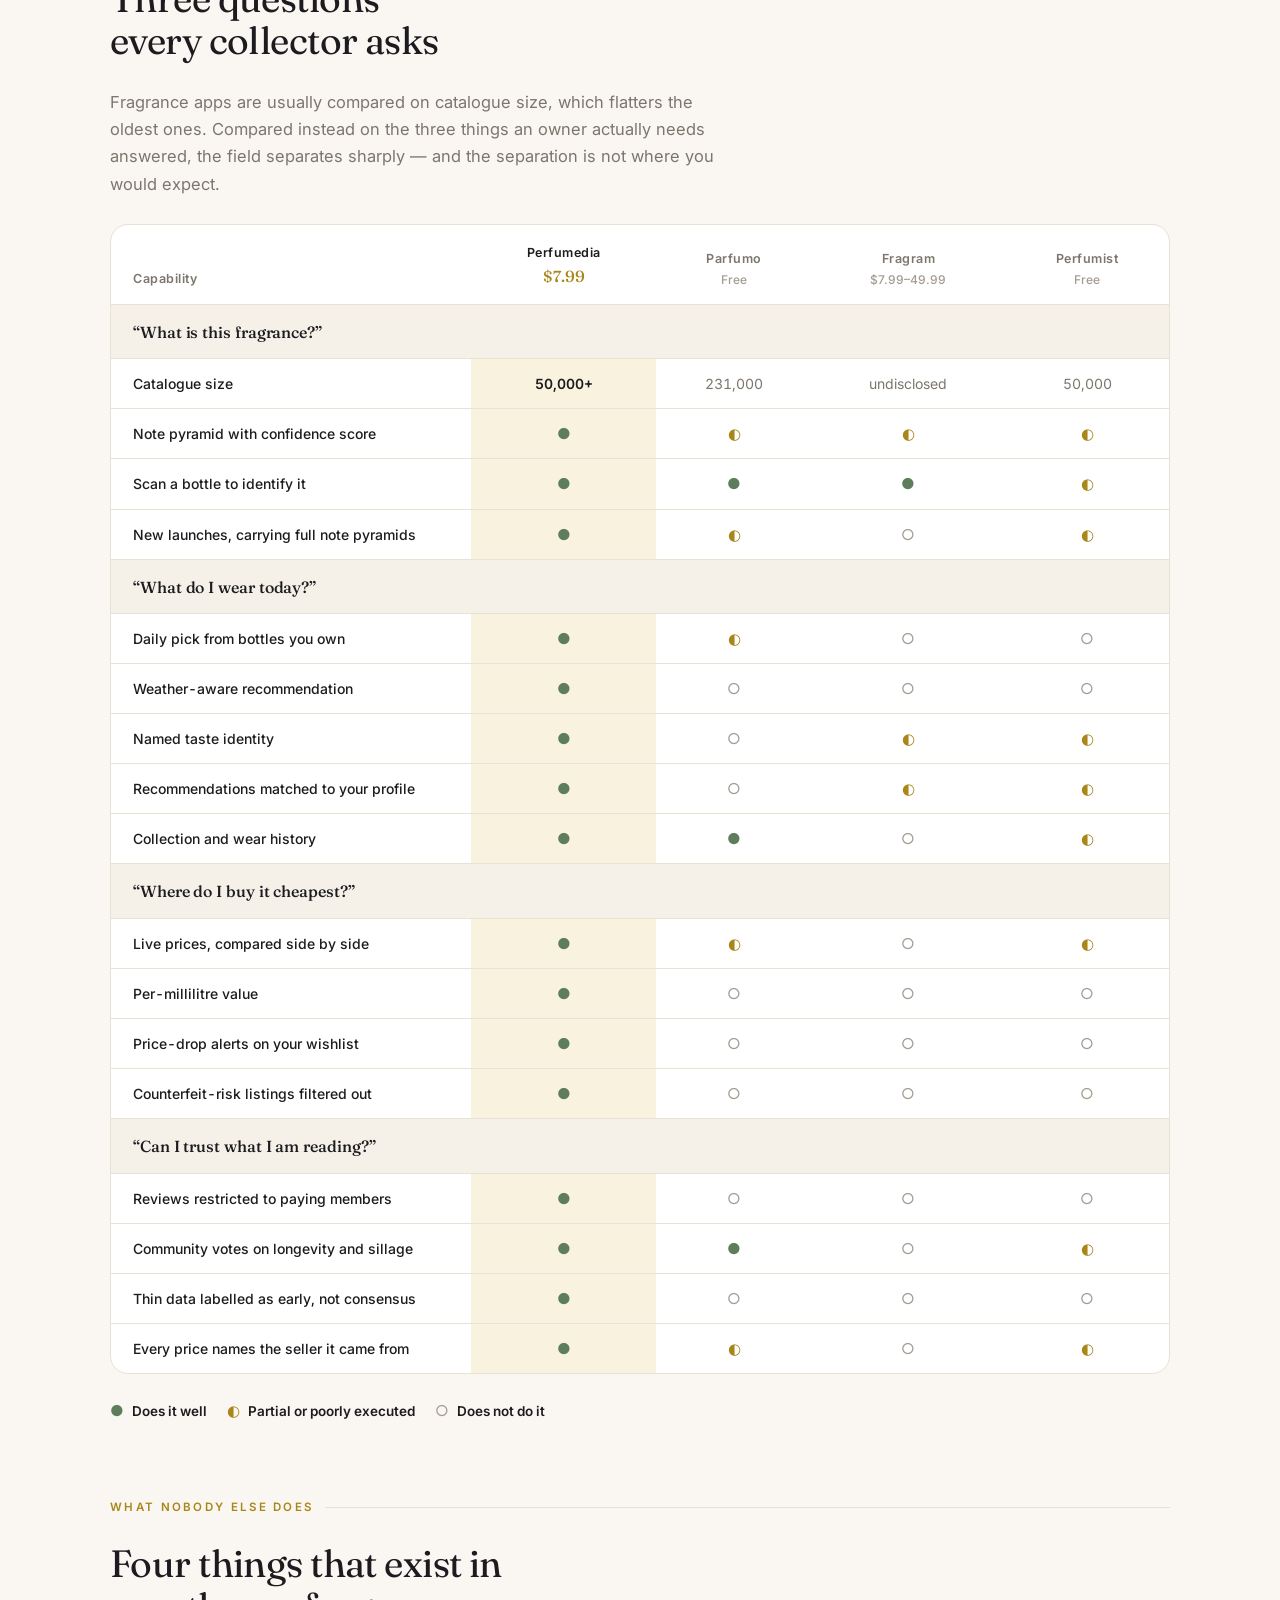
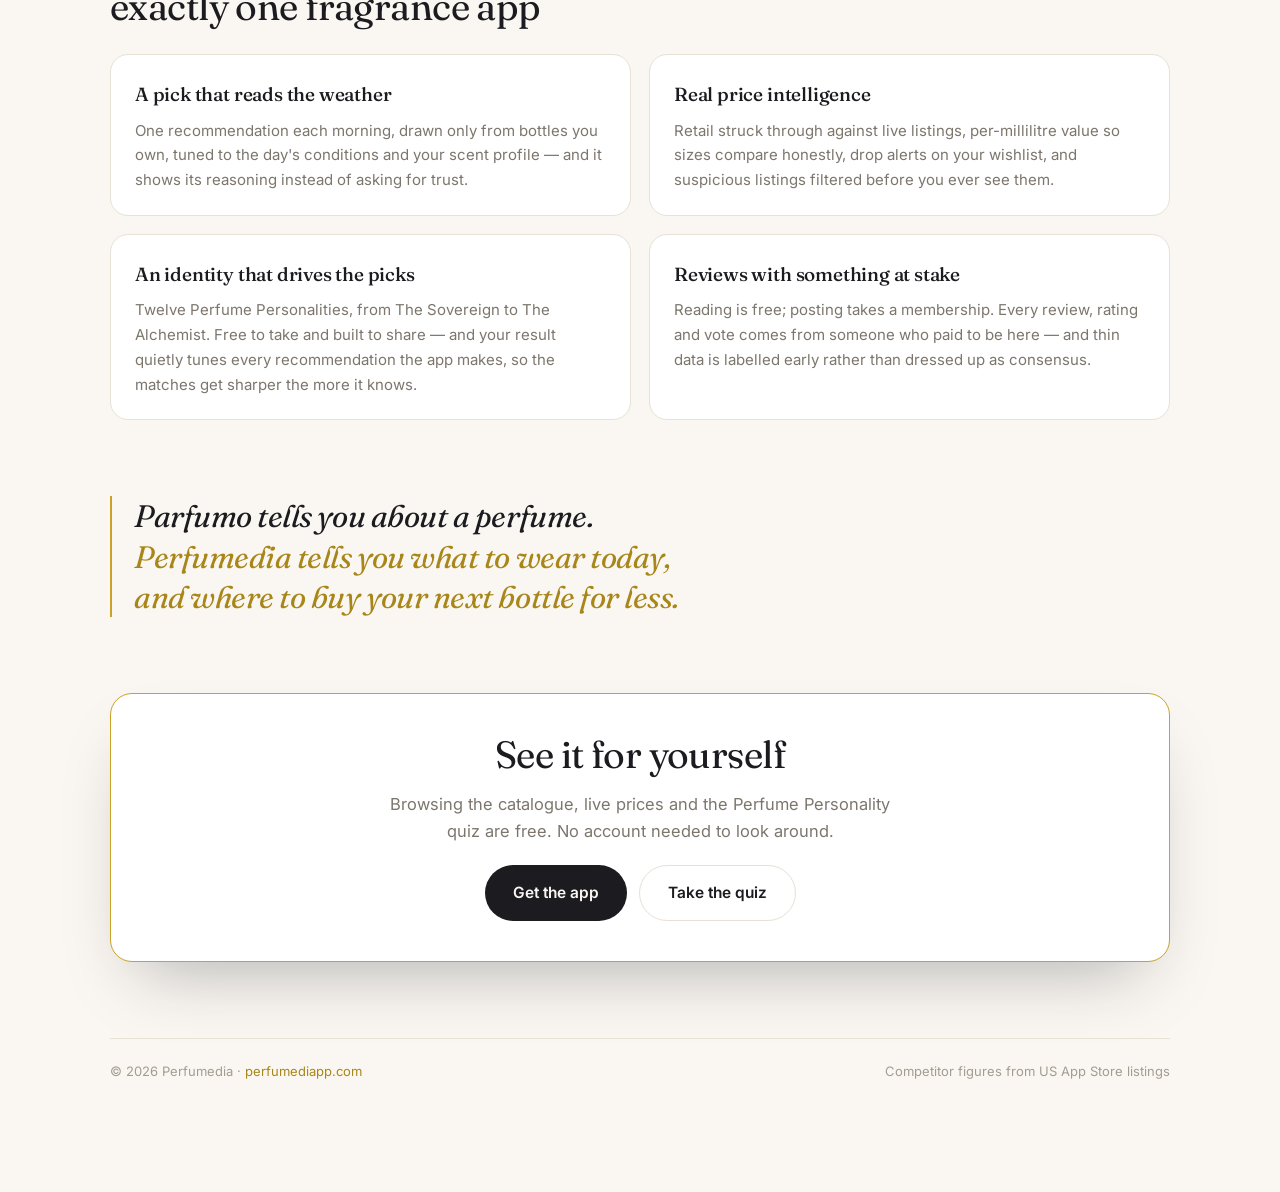
<file: compare.html>
<!DOCTYPE html>
<html lang="en">
<head>
  <meta charset="UTF-8" />
  <meta name="viewport" content="width=device-width, initial-scale=1.0" />
  <title>Perfumedia vs Parfumo, Fragram &amp; Perfumist &mdash; an honest comparison</title>
  <meta name="description" content="What Perfumedia's tiers include, and how it compares with Parfumo, Fragram and Perfumist on the three questions every fragrance collector actually asks." />
  <meta name="theme-color" content="#FAF7F2" />

  <link rel="icon" href="favicon-32.png" sizes="32x32" type="image/png" />
  <link rel="icon" href="favicon-512.png" sizes="512x512" type="image/png" />
  <link rel="apple-touch-icon" href="apple-touch-icon.png" />

  <meta property="og:title" content="Perfumedia vs Parfumo, Fragram &amp; Perfumist" />
  <meta property="og:description" content="An honest capability comparison, plus what every tier includes." />
  <meta property="og:type" content="website" />
  <meta property="og:url" content="https://perfumediapp.com/compare.html" />

  <link rel="preconnect" href="https://fonts.googleapis.com" />
  <link rel="preconnect" href="https://fonts.gstatic.com" crossorigin />
  <link href="https://fonts.googleapis.com/css2?family=Fraunces:ital,opsz,wght@0,9..144,300..600;1,9..144,400..500&family=Inter:wght@400;500;600;700&display=swap" rel="stylesheet" />

<style>
  :root {
    --paper:      #FAF7F2;
    --surface:    #FFFFFF;
    --surface-2:  #F5F1E9;
    --ink:        #1C1B1F;
    --ink-2:      #7C766D;
    --ink-3:      #A39C91;
    --gold:       #C9A227;
    --gold-deep:  #A9861A;
    --gold-soft:  #F8F2DF;
    --hairline:   #E7E1D6;
    --good:       #5E7D5A;
    --shadow:     0 20px 50px -28px rgba(28,27,31,.28);
    --shadow-lg:  0 34px 70px -30px rgba(28,27,31,.34);
    --serif: "Fraunces", Georgia, "Times New Roman", serif;
    --sans: "Inter", -apple-system, BlinkMacSystemFont, "Segoe UI", sans-serif;
  }
  @media (prefers-color-scheme: dark) {
    :root:not([data-theme="light"]) {
      --paper:     #17161A;
      --surface:   #211F26;
      --surface-2: #2A2730;
      --ink:       #F2EFEA;
      --ink-2:     #A9A4B0;
      --ink-3:     #79747F;
      --gold:      #D9B23A;
      --gold-deep: #E4C463;
      --gold-soft: #2E2A20;
      --hairline:  #322F39;
      --good:      #86A681;
      --shadow:    0 20px 50px -28px rgba(0,0,0,.6);
      --shadow-lg: 0 34px 70px -30px rgba(0,0,0,.7);
    }
  }
  :root[data-theme="dark"] {
    --paper:     #17161A;
    --surface:   #211F26;
    --surface-2: #2A2730;
    --ink:       #F2EFEA;
    --ink-2:     #A9A4B0;
    --ink-3:     #79747F;
    --gold:      #D9B23A;
    --gold-deep: #E4C463;
    --gold-soft: #2E2A20;
    --hairline:  #322F39;
    --good:      #86A681;
    --shadow:    0 20px 50px -28px rgba(0,0,0,.6);
    --shadow-lg: 0 34px 70px -30px rgba(0,0,0,.7);
  }

  * { box-sizing: border-box; margin: 0; padding: 0; }
  html { -webkit-text-size-adjust: 100%; }
  body {
    background: var(--paper);
    color: var(--ink);
    font-family: var(--sans);
    line-height: 1.65;
    -webkit-font-smoothing: antialiased;
    padding: 64px 24px 110px;
  }
  .wrap { max-width: 1060px; margin: 0 auto; display: flex; flex-direction: column; gap: 76px; }

  /* ---------- masthead ---------- */
  .mast { display: flex; flex-direction: column; gap: 20px; max-width: 860px; }
  .brandline { display: flex; align-items: center; gap: 11px; }
  .brandline span {
    font-family: var(--serif); font-weight: 600; font-size: 15px;
    letter-spacing: .26em; color: var(--ink);
  }
  h1 {
    font-family: var(--serif); font-weight: 400;
    font-size: clamp(38px, 6vw, 62px); line-height: 1.04;
    letter-spacing: -.02em; text-wrap: balance; max-width: 13ch;
  }
  h1 em { font-style: italic; color: var(--gold-deep); }
  .standfirst { color: var(--ink-2); font-size: 18px; max-width: 56ch; }

  /* ---------- section furniture ---------- */
  section { display: flex; flex-direction: column; gap: 26px; }
  .eyebrow {
    font-size: 11.5px; font-weight: 600; letter-spacing: .2em;
    text-transform: uppercase; color: var(--gold-deep);
    display: flex; align-items: center; gap: 12px;
  }
  .eyebrow::after {
    content: ""; flex: 1; height: 1px; background: var(--hairline);
  }
  h2 {
    font-family: var(--serif); font-weight: 400;
    font-size: clamp(26px, 3.6vw, 38px); line-height: 1.12;
    letter-spacing: -.015em; text-wrap: balance; max-width: 24ch;
  }
  .lede { color: var(--ink-2); font-size: 16.5px; max-width: 62ch; }

  /* ---------- tiers ---------- */
  .tiers { display: grid; grid-template-columns: repeat(3, 1fr); gap: 20px; align-items: stretch; }
  .tier {
    background: var(--surface); border: 1px solid var(--hairline);
    border-radius: 20px; padding: 30px 26px 28px;
    display: flex; flex-direction: column; gap: 18px;
    box-shadow: var(--shadow);
  }
  .tier.hero {
    border-color: var(--gold);
    box-shadow: var(--shadow-lg);
    position: relative;
  }
  .flag {
    position: absolute; top: -12px; left: 26px;
    background: var(--gold); color: #17161A;
    font-size: 11px; font-weight: 700; letter-spacing: .07em;
    padding: 5px 13px; border-radius: 999px; text-transform: uppercase;
  }
  .tier h3 {
    font-family: var(--serif); font-weight: 500; font-size: 22px; letter-spacing: -.01em;
  }
  .price { display: flex; align-items: baseline; gap: 7px; font-variant-numeric: tabular-nums; }
  .price .amt { font-family: var(--serif); font-weight: 500; font-size: 40px; letter-spacing: -.02em; }
  .price .per { color: var(--ink-2); font-size: 14.5px; }
  .tier .note { color: var(--ink-2); font-size: 14px; margin-top: -8px; }
  .tier ul { list-style: none; display: flex; flex-direction: column; gap: 10px; }
  .tier li {
    position: relative; padding-left: 24px; font-size: 15px; color: var(--ink);
  }
  .tier li::before {
    content: ""; position: absolute; left: 4px; top: .62em;
    width: 7px; height: 7px; border-radius: 50%; background: var(--gold);
  }
  .tier.free li::before { background: var(--ink-3); }
  .tier .foot {
    margin-top: auto; padding-top: 6px; font-size: 13px; color: var(--ink-3);
  }

  /* ---------- matrix ---------- */
  .scroller { overflow-x: auto; border: 1px solid var(--hairline); border-radius: 18px; background: var(--surface); }
  table { width: 100%; border-collapse: collapse; min-width: 660px; }
  thead th {
    text-align: center; padding: 18px 12px 14px;
    font-size: 12.5px; font-weight: 600; letter-spacing: .04em;
    color: var(--ink-2); border-bottom: 1px solid var(--hairline);
    vertical-align: bottom;
  }
  thead th:first-child { text-align: left; padding-left: 22px; width: 34%; }
  thead th.us { color: var(--ink); }
  thead th .sub { display:block; font-size:12px; font-weight:500; color: var(--ink-3); letter-spacing:0; }
  thead th.us .tag {
    display: block; font-family: var(--serif); font-size: 16px;
    font-weight: 500; letter-spacing: 0; color: var(--gold-deep);
  }
  tbody td {
    padding: 13px 12px; text-align: center; font-size: 14px;
    border-bottom: 1px solid var(--hairline); color: var(--ink-2);
    font-variant-numeric: tabular-nums;
  }
  tbody td:first-child {
    text-align: left; padding-left: 22px; color: var(--ink); font-weight: 500;
  }
  tbody tr:last-child td { border-bottom: 0; }
  td.us { background: var(--gold-soft); color: var(--ink); font-weight: 600; }
  tr.band td {
    background: var(--surface-2); color: var(--ink);
    font-family: var(--serif); font-size: 16px; font-weight: 500;
    letter-spacing: -.005em; padding: 14px 12px 13px 22px; text-align: left;
  }
  tr.band td.us { background: var(--surface-2); }
  .dot { font-size: 15px; line-height: 1; }
  .dot.full { color: var(--good); }
  .dot.half { color: var(--gold-deep); }
  .dot.none { color: var(--ink-3); }
  .legend {
    display: flex; flex-wrap: wrap; gap: 20px; font-size: 13.5px; color: var(--ink-2);
  }
  .legend b { color: var(--ink); font-weight: 600; }

  /* ---------- only-us ---------- */
  .onlys { display: grid; grid-template-columns: repeat(2, 1fr); gap: 18px; }
  .only {
    background: var(--surface); border: 1px solid var(--hairline);
    border-radius: 18px; padding: 24px 24px 22px;
    display: flex; flex-direction: column; gap: 8px;
  }
  .only h4 {
    font-family: var(--serif); font-weight: 500; font-size: 19px; letter-spacing: -.01em;
  }
  .only p { color: var(--ink-2); font-size: 15px; }

  /* ---------- honest ---------- */
  .honest {
    background: var(--surface-2); border: 1px solid var(--hairline);
    border-left: 3px solid var(--gold); border-radius: 16px;
    padding: 26px 28px; display: flex; flex-direction: column; gap: 12px;
  }
  .honest h3 { font-family: var(--serif); font-weight: 500; font-size: 20px; }
  .honest p { color: var(--ink-2); font-size: 15.5px; max-width: 68ch; }
  .honest strong { color: var(--ink); font-weight: 600; }

  /* ---------- pull ---------- */
  .pull {
    font-family: var(--serif); font-weight: 400; font-style: italic;
    font-size: clamp(22px, 3.2vw, 31px); line-height: 1.3;
    letter-spacing: -.015em; max-width: 30ch; color: var(--ink);
    padding-left: 22px; border-left: 2px solid var(--gold);
    text-wrap: balance;
  }
  .pull span { color: var(--gold-deep); }

  footer {
    border-top: 1px solid var(--hairline); padding-top: 22px;
    font-size: 13px; color: var(--ink-3);
    display: flex; justify-content: space-between; gap: 14px; flex-wrap: wrap;
  }

  @media (max-width: 860px) {
    .tiers { grid-template-columns: 1fr; }
    .onlys { grid-template-columns: 1fr; }
    .tier.hero { order: -1; }
  }
  @media (prefers-reduced-motion: reduce) {
    * { animation-duration: .001ms !important; transition-duration: .001ms !important; }
  }

  .mark { display: block; height: 24px; width: auto; }
</style><style>
  .sitebar {
    position: sticky; top: 0; z-index: 30;
    background: rgba(250,247,242,.9);
    -webkit-backdrop-filter: saturate(180%) blur(14px);
    backdrop-filter: saturate(180%) blur(14px);
    border-bottom: 1px solid var(--hairline);
    margin: -64px -24px 0; padding: 14px 24px;
  }
  :root[data-theme="dark"] .sitebar { background: rgba(23,22,26,.9); }
  @media (prefers-color-scheme: dark) {
    :root:not([data-theme="light"]) .sitebar { background: rgba(23,22,26,.9); }
  }
  .sitebar-in {
    max-width: 1060px; margin: 0 auto; display: flex; align-items: center; gap: 12px;
  }
  .sitebar a { text-decoration: none; color: var(--ink); }
  .sitebar .home { display: flex; align-items: center; gap: 10px; }
  .sitebar .home span {
    font-family: var(--serif); font-weight: 600; font-size: 15px; letter-spacing: .24em;
  }
  .sitebar .back { margin-left: auto; font-size: 14.5px; color: var(--ink-2); font-family: var(--sans); }
  .sitebar .back:hover { color: var(--ink); }
  .endcta {
    background: var(--surface); border: 1px solid var(--gold); border-radius: 22px;
    padding: 40px 32px; text-align: center; display: flex; flex-direction: column;
    gap: 14px; align-items: center; box-shadow: var(--shadow-lg);
  }
  .endcta h2 { max-width: 22ch; }
  .endcta p { color: var(--ink-2); font-size: 16.5px; max-width: 52ch; }
  .endcta .row { display: flex; gap: 12px; flex-wrap: wrap; justify-content: center; margin-top: 6px; }
  .endcta a {
    display: inline-flex; align-items: center; justify-content: center;
    border-radius: 999px; font-weight: 600; font-size: 15.5px; padding: 14px 28px;
    text-decoration: none; font-family: var(--sans);
  }
  .endcta .solid { background: var(--ink); color: var(--paper); }
  .endcta .ghost { border: 1px solid var(--hairline); color: var(--ink); }
  .endcta .ghost:hover { border-color: var(--gold); color: var(--gold-deep); }
</style>
</head>
<body>
<div class="sitebar">
  <div class="sitebar-in">
    <a class="home" href="index.html">
      <picture>
        <source srcset="assets/logo/mark-dark.png" media="(prefers-color-scheme: dark)" />
        <img class="mark" src="assets/logo/mark.png" alt="" width="13" height="24" />
      </picture>
      <span>PERFUMEDIA</span>
    </a>
    <a class="back" href="index.html">&larr; Back to site</a>
  </div>
</div>

<div class="wrap">

  <header class="mast">
    <h1>Everyone else built an encyclopedia. We built a <em>decision engine.</em></h1>
    <p class="standfirst">What every tier includes, and how this app compares with Parfumo, Fragram and Perfumist.</p>
  </header>

  <!-- ============ TIERS ============ -->
  <section>
    <p class="eyebrow">The tiers</p>
    <h2>Free to browse. Membership to master it.</h2>
    <p class="lede">The free tier is not a crippled demo &#8212; it is the funnel. Browsing and deals stay open because every retailer tap earns affiliate revenue, and the personality quiz stays open because it is the growth loop. Membership sells the answers.</p>

    <div class="tiers">
      <div class="tier free">
        <h3>Free</h3>
        <div class="price"><span class="amt">$0</span><span class="per">forever</span></div>
        <p class="note">Browse, compare, find your type.</p>
        <ul>
          <li>Full 50,000+ fragrance database</li>
          <li>Live prices and deals</li>
          <li>New releases, with full notes</li>
          <li>Perfume Personality quiz</li>
          <li>Read every review and rating</li>
          <li>Your whole collection on the shelf, no bottle limit</li>
          <li>2 bottle scans per week</li>
        </ul>
        <p class="foot">No account required to browse.</p>
      </div>

      <div class="tier hero">
        <span class="flag">Best value &#183; save 58%</span>
        <h3>Yearly</h3>
        <div class="price"><span class="amt">$39.99</span><span class="per">/ year</span></div>
        <p class="note">$3.33 a month, billed annually.</p>
        <ul>
          <li>Daily pick: what to wear today</li>
          <li>Perfumes matched to your Scent DNA</li>
          <li>Your personality&#39;s signature scents</li>
          <li>Unlimited scanning and Ask</li>
          <li>Unlimited wishlist</li>
          <li>Price-drop alerts and price history</li>
          <li>Post reviews and vote</li>
          <li>Export your collection</li>
        </ul>
        <p class="foot">7-day free trial. Cancel anytime.</p>
      </div>

      <div class="tier">
        <h3>Monthly</h3>
        <div class="price"><span class="amt">$7.99</span><span class="per">/ month</span></div>
        <p class="note">The same membership, month to month.</p>
        <ul>
          <li>All eight membership features</li>
          <li>Billed monthly from day one</li>
          <li>No commitment, cancel anytime</li>
        </ul>
        <p class="foot">The 7-day free trial is on the yearly plan.</p>
      </div>
    </div>
  </section>

  <p class="pull">Membership is not a paywall on a database. It is <span>the price of an answer.</span></p>

  <!-- ============ MATRIX ============ -->
  <section>
    <p class="eyebrow">The competition</p>
    <h2>Three questions every collector asks</h2>
    <p class="lede">Fragrance apps are usually compared on catalogue size, which flatters the oldest ones. Compared instead on the three things an owner actually needs answered, the field separates sharply &#8212; and the separation is not where you would expect.</p>

    <div class="scroller">
      <table>
        <thead>
          <tr>
            <th>Capability</th>
            <th class="us">Perfumedia<span class="tag">$7.99</span></th>
            <th>Parfumo<span class="sub">Free</span></th>
            <th>Fragram<span class="sub">$7.99&#8211;49.99</span></th>
            <th>Perfumist<span class="sub">Free</span></th>
          </tr>
        </thead>
        <tbody>
          <tr class="band"><td colspan="5">&#8220;What is this fragrance?&#8221;</td></tr>
          <tr>
            <td>Catalogue size</td>
            <td class="us">50,000+</td>
            <td>231,000</td>
            <td>undisclosed</td>
            <td>50,000</td>
          </tr>
          <tr>
            <td>Note pyramid with confidence score</td>
            <td class="us"><span class="dot full">&#9679;</span></td>
            <td><span class="dot half">&#9680;</span></td>
            <td><span class="dot half">&#9680;</span></td>
            <td><span class="dot half">&#9680;</span></td>
          </tr>
          <tr>
            <td>Scan a bottle to identify it</td>
            <td class="us"><span class="dot full">&#9679;</span></td>
            <td><span class="dot full">&#9679;</span></td>
            <td><span class="dot full">&#9679;</span></td>
            <td><span class="dot half">&#9680;</span></td>
          </tr>
          <tr>
            <td>New launches, carrying full note pyramids</td>
            <td class="us"><span class="dot full">&#9679;</span></td>
            <td><span class="dot half">&#9680;</span></td>
            <td><span class="dot none">&#9675;</span></td>
            <td><span class="dot half">&#9680;</span></td>
          </tr>

          <tr class="band"><td colspan="5">&#8220;What do I wear today?&#8221;</td></tr>
          <tr>
            <td>Daily pick from bottles you own</td>
            <td class="us"><span class="dot full">&#9679;</span></td>
            <td><span class="dot half">&#9680;</span></td>
            <td><span class="dot none">&#9675;</span></td>
            <td><span class="dot none">&#9675;</span></td>
          </tr>
          <tr>
            <td>Weather-aware recommendation</td>
            <td class="us"><span class="dot full">&#9679;</span></td>
            <td><span class="dot none">&#9675;</span></td>
            <td><span class="dot none">&#9675;</span></td>
            <td><span class="dot none">&#9675;</span></td>
          </tr>
          <tr>
            <td>Named taste identity</td>
            <td class="us"><span class="dot full">&#9679;</span></td>
            <td><span class="dot none">&#9675;</span></td>
            <td><span class="dot half">&#9680;</span></td>
            <td><span class="dot half">&#9680;</span></td>
          </tr>
          <tr>
            <td>Recommendations matched to your profile</td>
            <td class="us"><span class="dot full">&#9679;</span></td>
            <td><span class="dot none">&#9675;</span></td>
            <td><span class="dot half">&#9680;</span></td>
            <td><span class="dot half">&#9680;</span></td>
          </tr>
          <tr>
            <td>Collection and wear history</td>
            <td class="us"><span class="dot full">&#9679;</span></td>
            <td><span class="dot full">&#9679;</span></td>
            <td><span class="dot none">&#9675;</span></td>
            <td><span class="dot half">&#9680;</span></td>
          </tr>

          <tr class="band"><td colspan="5">&#8220;Where do I buy it cheapest?&#8221;</td></tr>
          <tr>
            <td>Live prices, compared side by side</td>
            <td class="us"><span class="dot full">&#9679;</span></td>
            <td><span class="dot half">&#9680;</span></td>
            <td><span class="dot none">&#9675;</span></td>
            <td><span class="dot half">&#9680;</span></td>
          </tr>
          <tr>
            <td>Per-millilitre value</td>
            <td class="us"><span class="dot full">&#9679;</span></td>
            <td><span class="dot none">&#9675;</span></td>
            <td><span class="dot none">&#9675;</span></td>
            <td><span class="dot none">&#9675;</span></td>
          </tr>
          <tr>
            <td>Price-drop alerts on your wishlist</td>
            <td class="us"><span class="dot full">&#9679;</span></td>
            <td><span class="dot none">&#9675;</span></td>
            <td><span class="dot none">&#9675;</span></td>
            <td><span class="dot none">&#9675;</span></td>
          </tr>
          <tr>
            <td>Counterfeit-risk listings filtered out</td>
            <td class="us"><span class="dot full">&#9679;</span></td>
            <td><span class="dot none">&#9675;</span></td>
            <td><span class="dot none">&#9675;</span></td>
            <td><span class="dot none">&#9675;</span></td>
          </tr>

          <tr class="band"><td colspan="5">&#8220;Can I trust what I am reading?&#8221;</td></tr>
          <tr>
            <td>Reviews restricted to paying members</td>
            <td class="us"><span class="dot full">&#9679;</span></td>
            <td><span class="dot none">&#9675;</span></td>
            <td><span class="dot none">&#9675;</span></td>
            <td><span class="dot none">&#9675;</span></td>
          </tr>
          <tr>
            <td>Community votes on longevity and sillage</td>
            <td class="us"><span class="dot full">&#9679;</span></td>
            <td><span class="dot full">&#9679;</span></td>
            <td><span class="dot none">&#9675;</span></td>
            <td><span class="dot half">&#9680;</span></td>
          </tr>
          <tr>
            <td>Thin data labelled as early, not consensus</td>
            <td class="us"><span class="dot full">&#9679;</span></td>
            <td><span class="dot none">&#9675;</span></td>
            <td><span class="dot none">&#9675;</span></td>
            <td><span class="dot none">&#9675;</span></td>
          </tr>
          <tr>
            <td>Every price names the seller it came from</td>
            <td class="us"><span class="dot full">&#9679;</span></td>
            <td><span class="dot half">&#9680;</span></td>
            <td><span class="dot none">&#9675;</span></td>
            <td><span class="dot half">&#9680;</span></td>
          </tr>
        </tbody>
      </table>
    </div>

    <div class="legend">
      <span><span class="dot full">&#9679;</span> &nbsp;<b>Does it well</b></span>
      <span><span class="dot half">&#9680;</span> &nbsp;<b>Partial or poorly executed</b></span>
      <span><span class="dot none">&#9675;</span> &nbsp;<b>Does not do it</b></span>
    </div>
  </section>

  <!-- ============ ONLY US ============ -->
  <section>
    <p class="eyebrow">What nobody else does</p>
    <h2>Four things that exist in exactly one fragrance app</h2>

    <div class="onlys">
      <div class="only">
        <h4>A pick that reads the weather</h4>
        <p>One recommendation each morning, drawn only from bottles you own, tuned to the day's conditions and your scent profile &#8212; and it shows its reasoning instead of asking for trust.</p>
      </div>
      <div class="only">
        <h4>Real price intelligence</h4>
        <p>Retail struck through against live listings, per-millilitre value so sizes compare honestly, drop alerts on your wishlist, and suspicious listings filtered before you ever see them.</p>
      </div>
      <div class="only">
        <h4>An identity that drives the picks</h4>
        <p>Twelve Perfume Personalities, from The Sovereign to The Alchemist. Free to take and built to share &#8212; and your result quietly tunes every recommendation the app makes, so the matches get sharper the more it knows.</p>
      </div>
      <div class="only">
        <h4>Reviews with something at stake</h4>
        <p>Reading is free; posting takes a membership. Every review, rating and vote comes from someone who paid to be here &#8212; and thin data is labelled early rather than dressed up as consensus.</p>
      </div>
    </div>
  </section>

  <!-- ============ HONEST ============ -->

  <p class="pull">Parfumo tells you about a perfume. <span>Perfumedia tells you what to wear today, and where to buy your next bottle for less.</span></p>

  <section class="endcta">
    <h2>See it for yourself</h2>
    <p>Browsing the catalogue, live prices and the Perfume Personality quiz are free. No account needed to look around.</p>
    <div class="row">
      <a class="solid" href="https://apps.apple.com/us/app/perfumedia-perfume-tracker/id6792554738" target="_blank" rel="noopener">Get the app</a>
      <a class="ghost" href="quiz.html">Take the quiz</a>
    </div>
  </section>

  <footer>
    <span>&#169; <span id="yr">2026</span> Perfumedia &#183; <a href="index.html" style="color:var(--gold-deep);text-decoration:none">perfumediapp.com</a></span>
    <span>Competitor figures from US App Store listings</span>
  </footer>

</div>

<script src="store-links.js"></script>
<script>
  var y = document.getElementById('yr');
  if (y) { y.textContent = String(new Date().getFullYear()); }
</script>

</body>
</html>
</file>
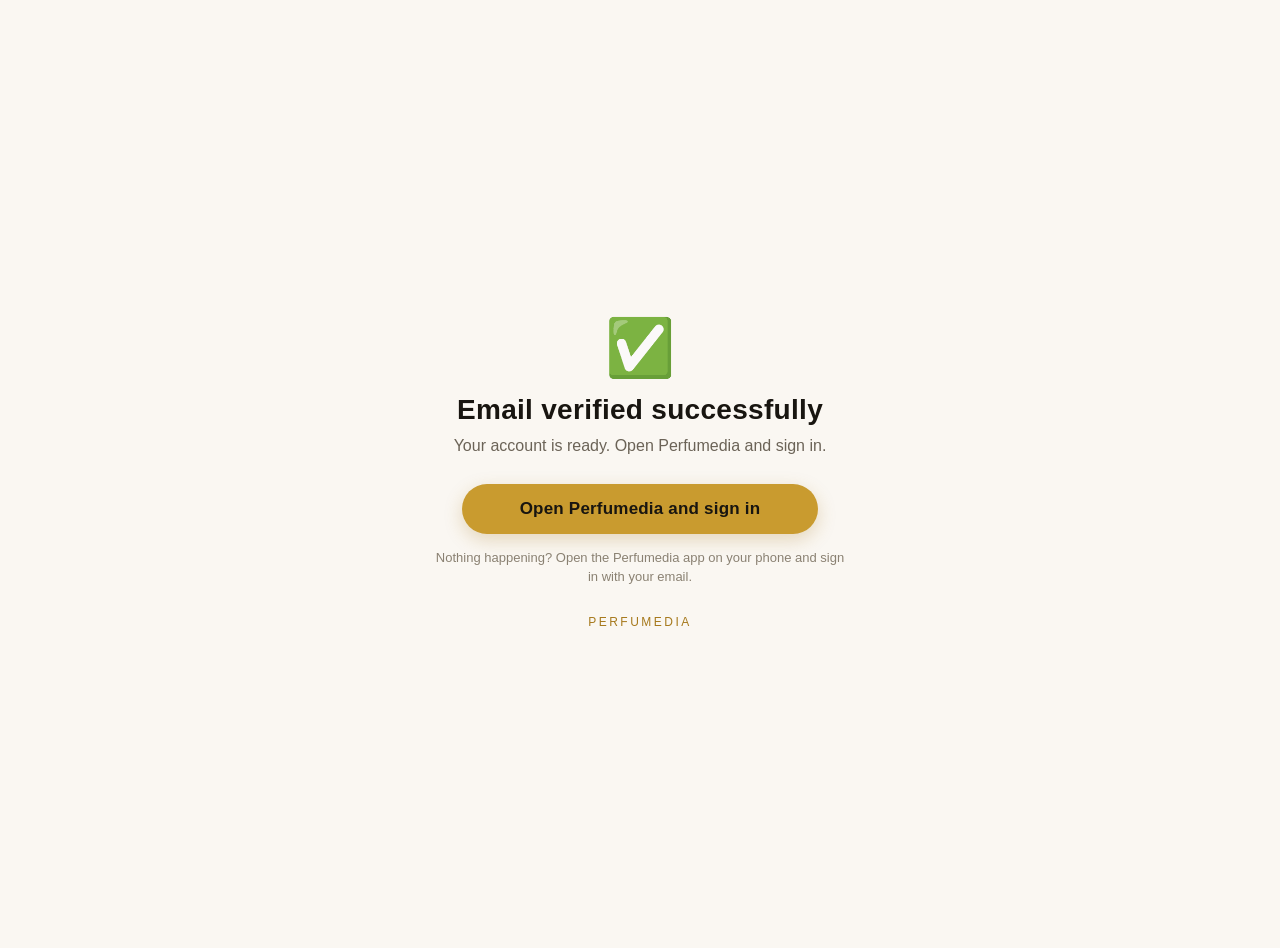
<file: confirmed.html>
<!DOCTYPE html>
<html lang="en">
<head>
  <meta charset="UTF-8" />
  <meta name="viewport" content="width=device-width, initial-scale=1.0" />
  <meta name="robots" content="noindex" />
  <title>Email verified — Perfumedia</title>
  <style>
    :root { color-scheme: light; }
    body {
      margin: 0; min-height: 100vh; display: flex; align-items: center; justify-content: center;
      background: #FAF7F2; color: #181510;
      font-family: -apple-system, BlinkMacSystemFont, "Segoe UI", Roboto, sans-serif;
      text-align: center; padding: 24px;
    }
    .card { max-width: 420px; }
    .mark { font-size: 56px; line-height: 1; }
    h1 { font-size: 28px; margin: 18px 0 8px; letter-spacing: .3px; }
    p { color: #6b6357; font-size: 16px; line-height: 1.5; margin: 0; }
    .open {
      display: block; margin: 26px auto 0; max-width: 300px;
      background: #C99B2F; color: #181510; text-decoration: none;
      font-size: 17px; font-weight: 600; letter-spacing: .2px;
      padding: 15px 28px; border-radius: 999px;
      box-shadow: 0 6px 18px rgba(166, 121, 28, .25);
    }
    .open:active { opacity: .8; }
    .hint { margin-top: 14px; font-size: 13px; color: #8a8172; }
    .brand { margin-top: 28px; font-size: 12px; letter-spacing: 2.5px; color: #A6791C; text-transform: uppercase; }
  </style>
</head>
<body>
  <div class="card">
    <div class="mark">✅</div>
    <h1>Email verified successfully</h1>
    <p>Your account is ready. Open Perfumedia and sign in.</p>
    <a class="open" href="scented://confirmed">Open Perfumedia and sign in</a>
    <p class="hint">Nothing happening? Open the Perfumedia app on your phone and sign in with your email.</p>
    <div class="brand">Perfumedia</div>
  </div>
  <script>
    // Hand off into the app's own "verified" screen. The tap on the button is
    // the reliable path; this auto-attempt just saves the tap when the app is
    // installed. Safari ignores it quietly when it is not.
    setTimeout(function () { window.location.href = 'scented://confirmed'; }, 450);
  </script>
</body>
</html>
</file>
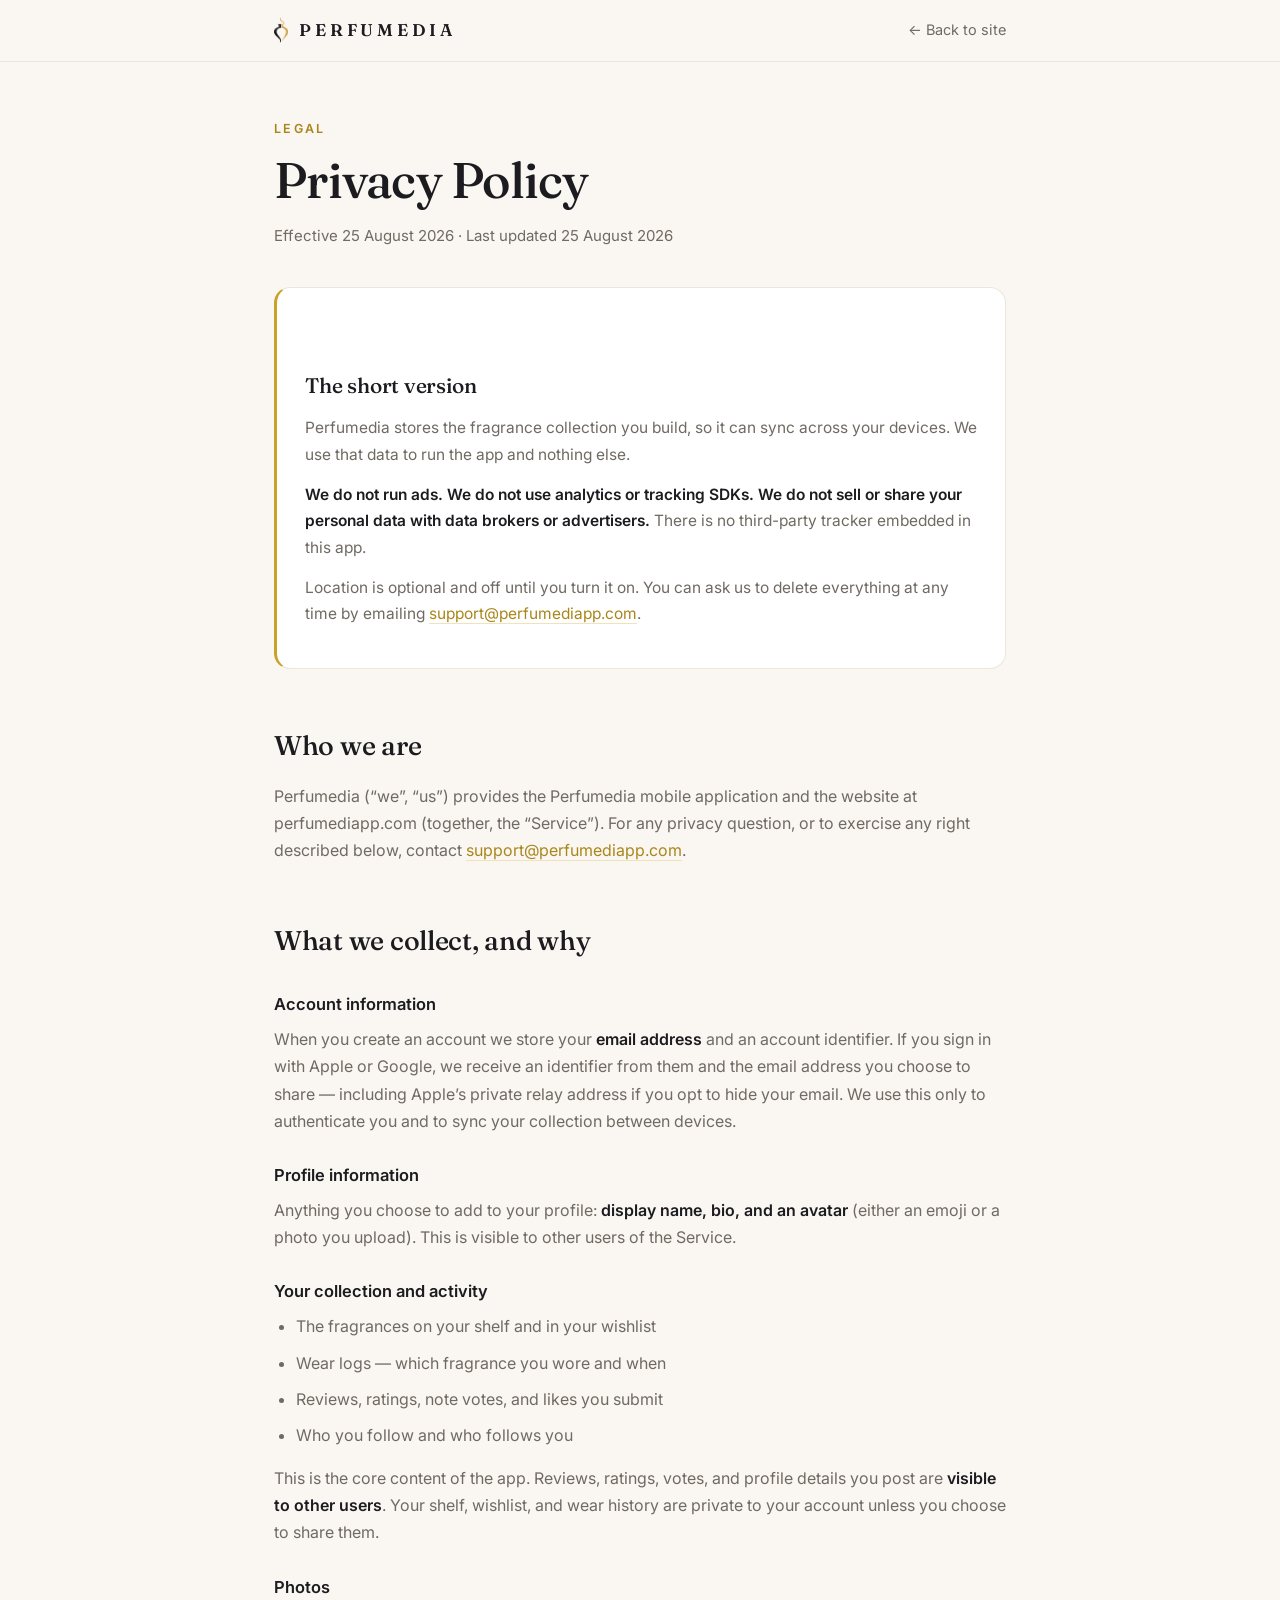
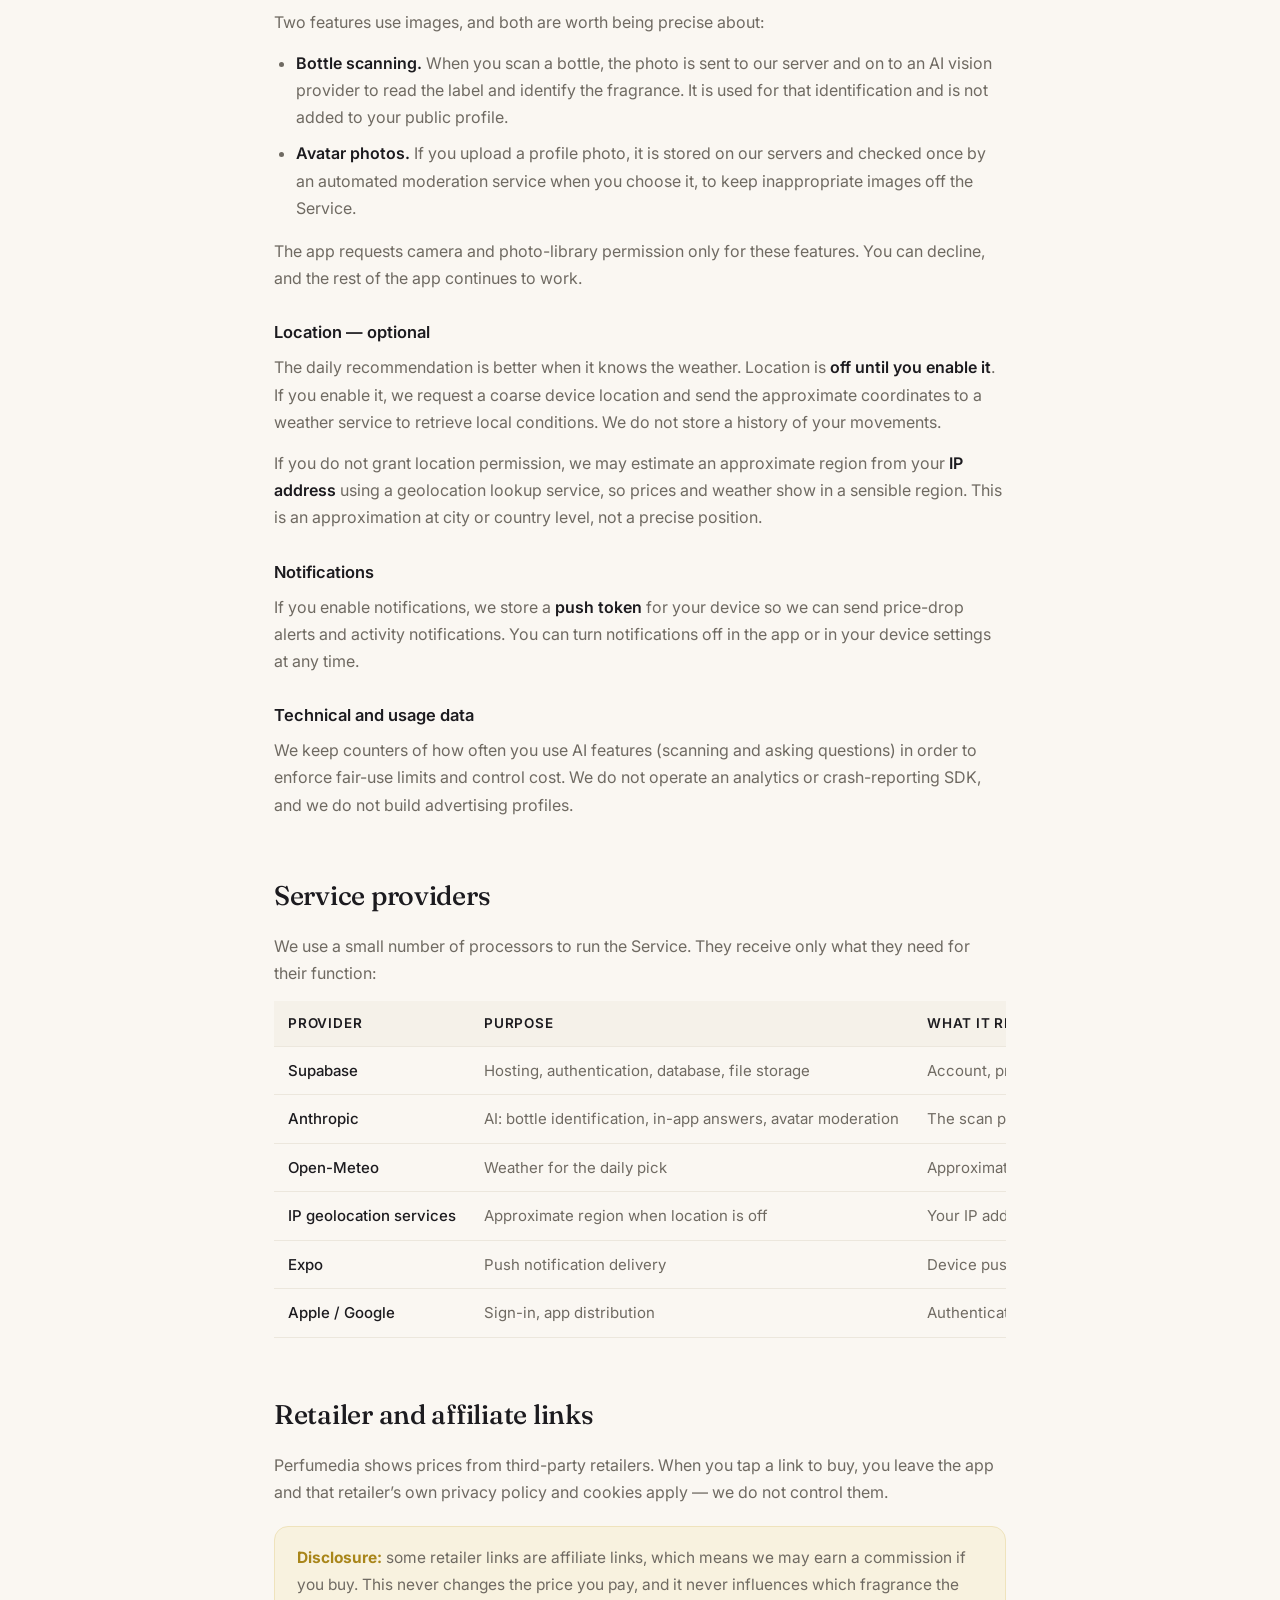
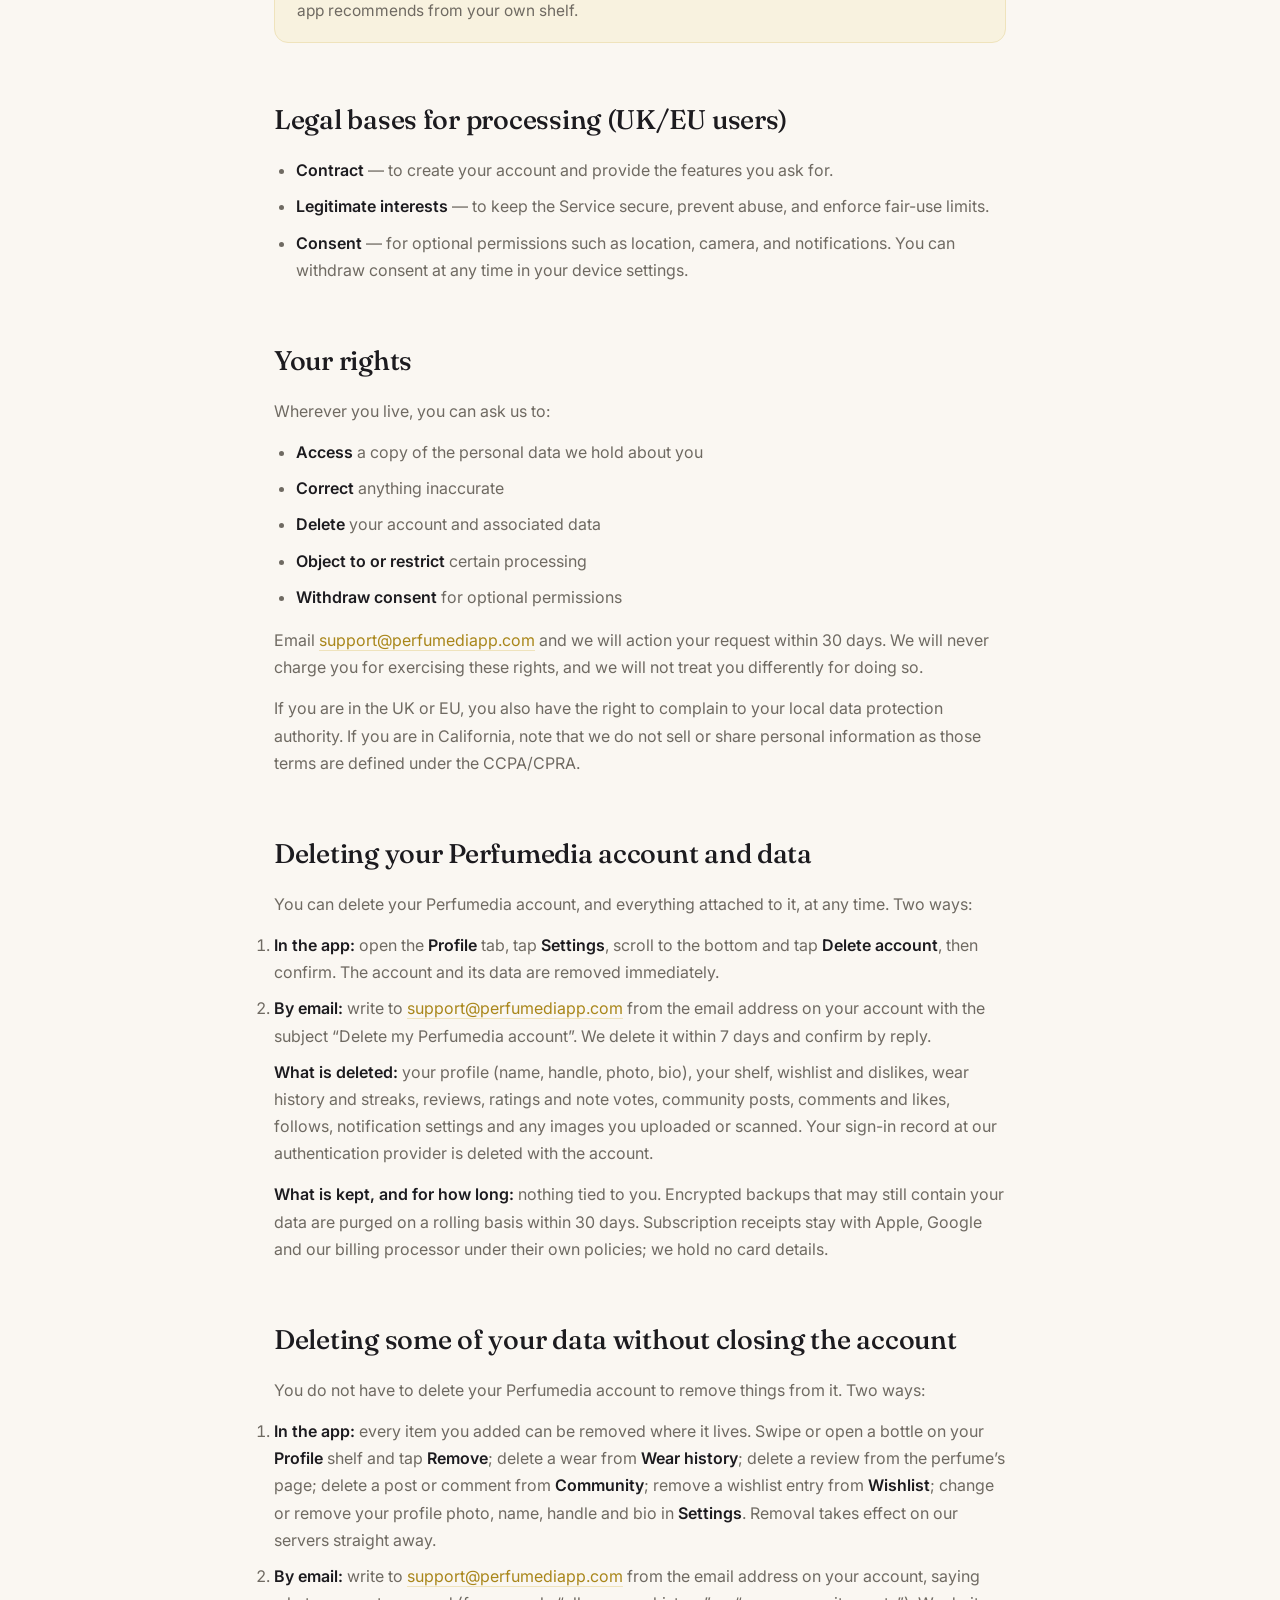
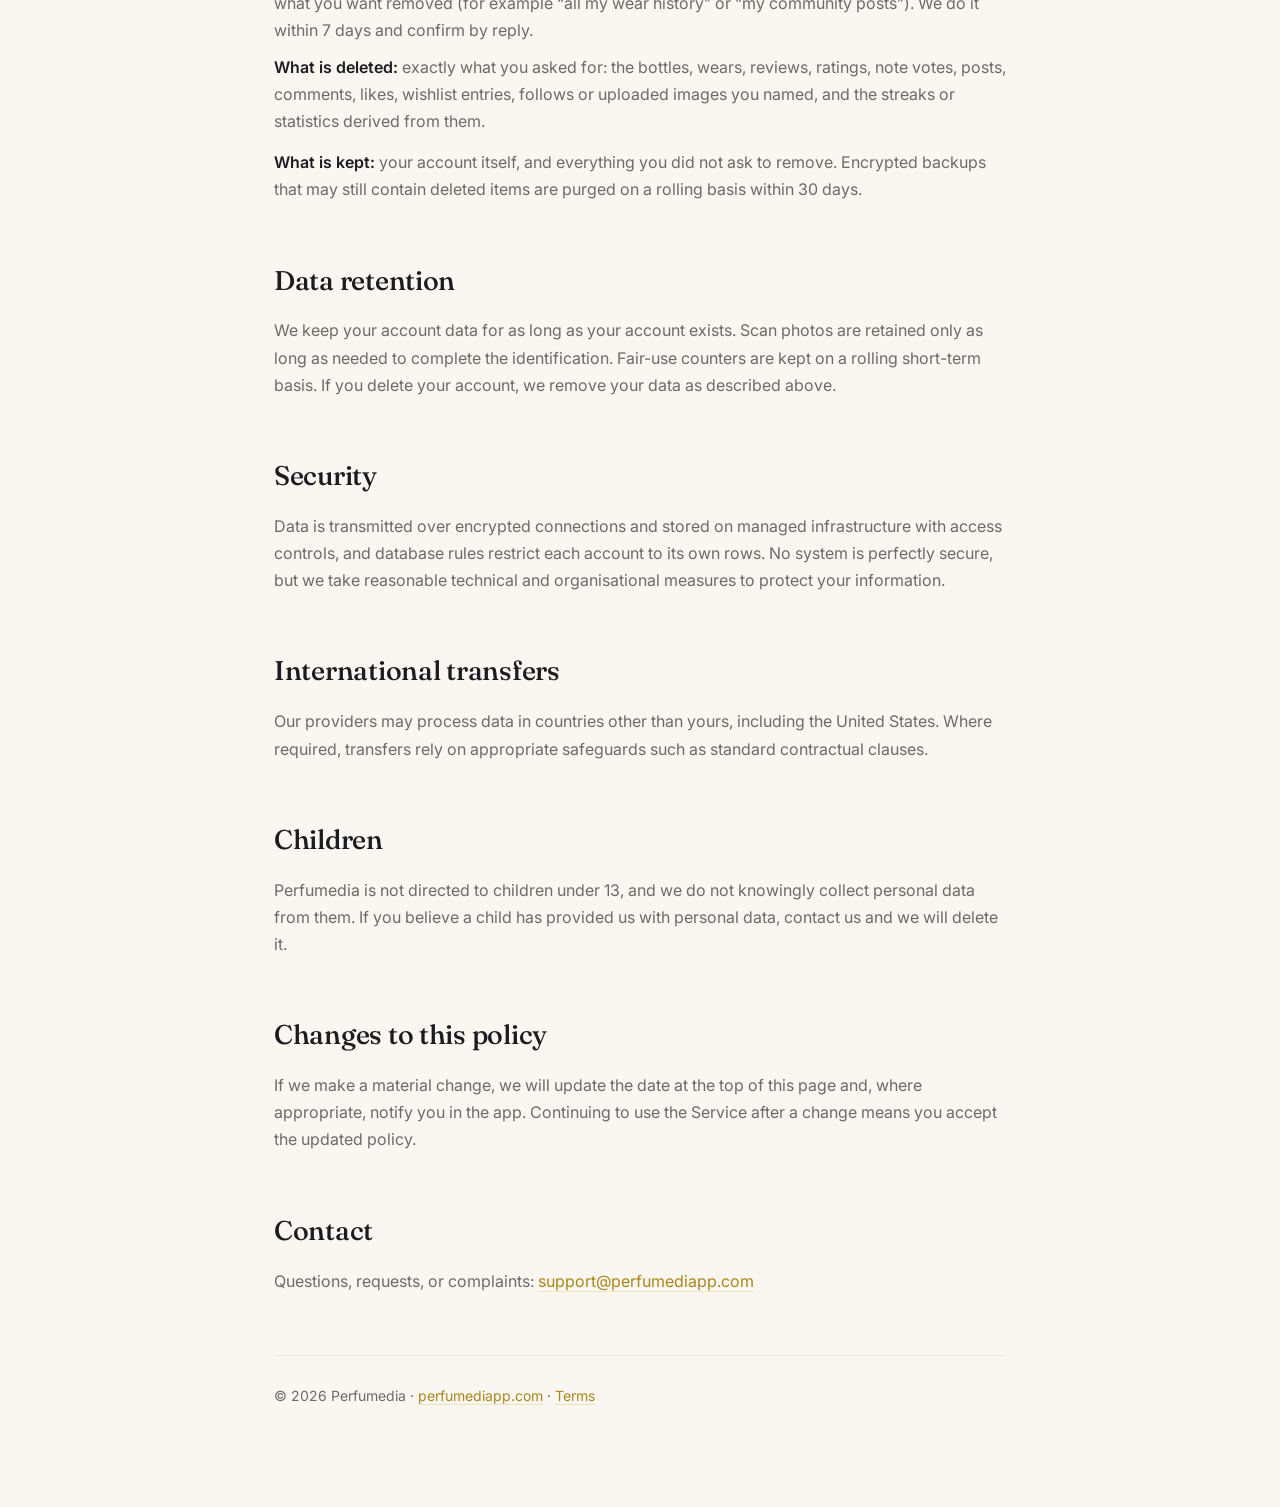
<file: privacy.html>
<!DOCTYPE html>
<html lang="en">
<head>
  <meta charset="UTF-8" />
  <meta name="viewport" content="width=device-width, initial-scale=1.0" />
  <title>Privacy Policy — Perfumedia</title>
  <meta name="description" content="How Perfumedia collects, uses, and protects your data." />
  <meta name="theme-color" content="#FAF7F2" />

  <link rel="icon" href="favicon-32.png" sizes="32x32" type="image/png" />
  <link rel="icon" href="favicon-512.png" sizes="512x512" type="image/png" />
  <link rel="apple-touch-icon" href="apple-touch-icon.png" />

  <link rel="preconnect" href="https://fonts.googleapis.com" />
  <link rel="preconnect" href="https://fonts.gstatic.com" crossorigin />
  <link href="https://fonts.googleapis.com/css2?family=Fraunces:ital,opsz,wght@0,9..144,300..700;1,9..144,400..600&family=Inter:wght@400;500;600;700&display=swap" rel="stylesheet" />

  <style>
    :root {
      --bg: #FAF7F2;
      --surface: #FFFFFF;
      --surface-alt: #F5F1E9;
      --text: #1C1B1F;
      --text-2: #6F6A62;
      --accent: #C9A227;
      --accent-deep: #A9861A;
      --accent-soft: #F8F2DF;
      --hairline: #ECE7DD;
      --serif: "Fraunces", Georgia, serif;
      --sans: "Inter", -apple-system, BlinkMacSystemFont, "Segoe UI", sans-serif;
    }
    * { box-sizing: border-box; margin: 0; padding: 0; }
    html { -webkit-text-size-adjust: 100%; scroll-behavior: smooth; }
    body {
      background: var(--bg); color: var(--text);
      font-family: var(--sans); line-height: 1.7;
      -webkit-font-smoothing: antialiased;
    }
    a { color: var(--accent-deep); text-decoration: none; border-bottom: 1px solid var(--accent-muted, #EFE3BC); }
    a:hover { color: var(--text); border-color: var(--text); }

    .top {
      border-bottom: 1px solid var(--hairline);
      background: rgba(250,247,242,0.9);
      backdrop-filter: saturate(180%) blur(14px);
      position: sticky; top: 0; z-index: 10;
    }
    .top-inner {
      max-width: 780px; margin: 0 auto; padding: 16px 24px;
      display: flex; align-items: center; gap: 12px;
    }
    .brand { display: flex; align-items: center; gap: 11px; border: 0; }
    .brand span {
      font-family: var(--serif); font-weight: 600; letter-spacing: 0.22em; font-size: 17px; color: var(--text);
    }
    .back { margin-left: auto; font-size: 14.5px; border: 0; color: var(--text-2); }
    .back:hover { color: var(--text); }

    main { max-width: 780px; margin: 0 auto; padding: 56px 24px 100px; }
    .eyebrow {
      text-transform: uppercase; letter-spacing: 0.18em; font-size: 12.5px;
      font-weight: 600; color: var(--accent-deep); margin-bottom: 14px;
    }
    h1 { font-family: var(--serif); font-weight: 500; font-size: clamp(34px, 5.4vw, 50px); line-height: 1.08; letter-spacing: -0.015em; }
    .updated { color: var(--text-2); font-size: 15px; margin-top: 16px; }

    .tldr {
      background: var(--surface); border: 1px solid var(--hairline); border-left: 3px solid var(--accent);
      border-radius: 16px; padding: 26px 28px; margin: 38px 0 8px;
    }
    .tldr h2 { font-family: var(--serif); font-size: 21px; font-weight: 500; margin-bottom: 12px; }
    .tldr p { color: var(--text-2); font-size: 15.5px; }
    .tldr p + p { margin-top: 10px; }
    .tldr strong { color: var(--text); font-weight: 600; }

    h2 {
      font-family: var(--serif); font-weight: 500; font-size: 27px; letter-spacing: -0.01em;
      margin: 46px 0 14px; padding-top: 8px;
    }
    h3 { font-family: var(--sans); font-weight: 600; font-size: 16.5px; margin: 26px 0 8px; }
    p { margin-bottom: 14px; color: var(--text-2); font-size: 16px; }
    p strong, li strong { color: var(--text); font-weight: 600; }
    ul { margin: 0 0 16px 0; padding-left: 22px; }
    li { margin-bottom: 9px; color: var(--text-2); font-size: 16px; }

    table {
      width: 100%; border-collapse: collapse; margin: 8px 0 20px;
      font-size: 15px; display: block; overflow-x: auto; white-space: nowrap;
    }
    th, td { text-align: left; padding: 11px 14px; border-bottom: 1px solid var(--hairline); }
    th { font-weight: 600; color: var(--text); background: var(--surface-alt); font-size: 13.5px; text-transform: uppercase; letter-spacing: 0.06em; }
    td { color: var(--text-2); }
    td:first-child { color: var(--text); font-weight: 500; }

    .note {
      background: var(--accent-soft); border: 1px solid #EFE3BC; border-radius: 14px;
      padding: 18px 22px; margin: 20px 0; font-size: 15.5px; color: var(--text-2);
    }
    .note strong { color: var(--accent-deep); }

    footer {
      border-top: 1px solid var(--hairline); margin-top: 60px; padding-top: 28px;
      font-size: 14px; color: var(--text-2);
    }
    @media (max-width: 560px) {
      main { padding: 40px 20px 80px; }
      table { font-size: 14px; }
    }
  
  .mark { display: block; height: 26px; width: auto; }
</style>
</head>
<body>
  <header class="top">
    <div class="top-inner">
      <a class="brand" href="index.html" aria-label="Perfumedia home">
        <picture>
          <source srcset="assets/logo/mark-dark.png" media="(prefers-color-scheme: dark)" />
          <img class="mark" src="assets/logo/mark.png" alt="" width="14" height="26" />
        </picture>
        <span>PERFUMEDIA</span>
      </a>
      <a class="back" href="index.html">← Back to site</a>
    </div>
  </header>

  <main>
    <p class="eyebrow">Legal</p>
    <h1>Privacy Policy</h1>
    <p class="updated">Effective 25 August 2026 · Last updated 25 August 2026</p>

    <div class="tldr">
      <h2>The short version</h2>
      <p>Perfumedia stores the fragrance collection you build, so it can sync across your devices. We use that data to run the app and nothing else.</p>
      <p><strong>We do not run ads. We do not use analytics or tracking SDKs. We do not sell or share your personal data with data brokers or advertisers.</strong> There is no third-party tracker embedded in this app.</p>
      <p>Location is optional and off until you turn it on. You can ask us to delete everything at any time by emailing <a href="mailto:support@perfumediapp.com">support@perfumediapp.com</a>.</p>
    </div>

    <h2>Who we are</h2>
    <p>Perfumedia (“we”, “us”) provides the Perfumedia mobile application and the website at perfumediapp.com (together, the “Service”). For any privacy question, or to exercise any right described below, contact <a href="mailto:support@perfumediapp.com">support@perfumediapp.com</a>.</p>

    <h2>What we collect, and why</h2>

    <h3>Account information</h3>
    <p>When you create an account we store your <strong>email address</strong> and an account identifier. If you sign in with Apple or Google, we receive an identifier from them and the email address you choose to share — including Apple’s private relay address if you opt to hide your email. We use this only to authenticate you and to sync your collection between devices.</p>

    <h3>Profile information</h3>
    <p>Anything you choose to add to your profile: <strong>display name, bio, and an avatar</strong> (either an emoji or a photo you upload). This is visible to other users of the Service.</p>

    <h3>Your collection and activity</h3>
    <ul>
      <li>The fragrances on your shelf and in your wishlist</li>
      <li>Wear logs — which fragrance you wore and when</li>
      <li>Reviews, ratings, note votes, and likes you submit</li>
      <li>Who you follow and who follows you</li>
    </ul>
    <p>This is the core content of the app. Reviews, ratings, votes, and profile details you post are <strong>visible to other users</strong>. Your shelf, wishlist, and wear history are private to your account unless you choose to share them.</p>

    <h3>Photos</h3>
    <p>Two features use images, and both are worth being precise about:</p>
    <ul>
      <li><strong>Bottle scanning.</strong> When you scan a bottle, the photo is sent to our server and on to an AI vision provider to read the label and identify the fragrance. It is used for that identification and is not added to your public profile.</li>
      <li><strong>Avatar photos.</strong> If you upload a profile photo, it is stored on our servers and checked once by an automated moderation service when you choose it, to keep inappropriate images off the Service.</li>
    </ul>
    <p>The app requests camera and photo-library permission only for these features. You can decline, and the rest of the app continues to work.</p>

    <h3>Location — optional</h3>
    <p>The daily recommendation is better when it knows the weather. Location is <strong>off until you enable it</strong>. If you enable it, we request a coarse device location and send the approximate coordinates to a weather service to retrieve local conditions. We do not store a history of your movements.</p>
    <p>If you do not grant location permission, we may estimate an approximate region from your <strong>IP address</strong> using a geolocation lookup service, so prices and weather show in a sensible region. This is an approximation at city or country level, not a precise position.</p>

    <h3>Notifications</h3>
    <p>If you enable notifications, we store a <strong>push token</strong> for your device so we can send price-drop alerts and activity notifications. You can turn notifications off in the app or in your device settings at any time.</p>

    <h3>Technical and usage data</h3>
    <p>We keep counters of how often you use AI features (scanning and asking questions) in order to enforce fair-use limits and control cost. We do not operate an analytics or crash-reporting SDK, and we do not build advertising profiles.</p>

    <h2>Service providers</h2>
    <p>We use a small number of processors to run the Service. They receive only what they need for their function:</p>
    <table>
      <thead><tr><th>Provider</th><th>Purpose</th><th>What it receives</th></tr></thead>
      <tbody>
        <tr><td>Supabase</td><td>Hosting, authentication, database, file storage</td><td>Account, profile, collection data, uploaded images</td></tr>
        <tr><td>Anthropic</td><td>AI: bottle identification, in-app answers, avatar moderation</td><td>The scan photo, your question text, or the avatar image</td></tr>
        <tr><td>Open-Meteo</td><td>Weather for the daily pick</td><td>Approximate coordinates</td></tr>
        <tr><td>IP geolocation services</td><td>Approximate region when location is off</td><td>Your IP address</td></tr>
        <tr><td>Expo</td><td>Push notification delivery</td><td>Device push token</td></tr>
        <tr><td>Apple / Google</td><td>Sign-in, app distribution</td><td>Authentication identifiers</td></tr>
      </tbody>
    </table>

    <h2>Retailer and affiliate links</h2>
    <p>Perfumedia shows prices from third-party retailers. When you tap a link to buy, you leave the app and that retailer’s own privacy policy and cookies apply — we do not control them.</p>
    <div class="note">
      <strong>Disclosure:</strong> some retailer links are affiliate links, which means we may earn a commission if you buy. This never changes the price you pay, and it never influences which fragrance the app recommends from your own shelf.
    </div>

    <h2>Legal bases for processing (UK/EU users)</h2>
    <ul>
      <li><strong>Contract</strong> — to create your account and provide the features you ask for.</li>
      <li><strong>Legitimate interests</strong> — to keep the Service secure, prevent abuse, and enforce fair-use limits.</li>
      <li><strong>Consent</strong> — for optional permissions such as location, camera, and notifications. You can withdraw consent at any time in your device settings.</li>
    </ul>

    <h2>Your rights</h2>
    <p>Wherever you live, you can ask us to:</p>
    <ul>
      <li><strong>Access</strong> a copy of the personal data we hold about you</li>
      <li><strong>Correct</strong> anything inaccurate</li>
      <li><strong>Delete</strong> your account and associated data</li>
      <li><strong>Object to or restrict</strong> certain processing</li>
      <li><strong>Withdraw consent</strong> for optional permissions</li>
    </ul>
    <p>Email <a href="mailto:support@perfumediapp.com">support@perfumediapp.com</a> and we will action your request within 30 days. We will never charge you for exercising these rights, and we will not treat you differently for doing so.</p>
    <p>If you are in the UK or EU, you also have the right to complain to your local data protection authority. If you are in California, note that we do not sell or share personal information as those terms are defined under the CCPA/CPRA.</p>

    <h2 id="delete-account">Deleting your Perfumedia account and data</h2>
    <p>You can delete your Perfumedia account, and everything attached to it, at any time. Two ways:</p>
    <ol>
      <li><strong>In the app:</strong> open the <strong>Profile</strong> tab, tap <strong>Settings</strong>, scroll to the bottom and tap <strong>Delete account</strong>, then confirm. The account and its data are removed immediately.</li>
      <li><strong>By email:</strong> write to <a href="mailto:support@perfumediapp.com?subject=Delete%20my%20Perfumedia%20account">support@perfumediapp.com</a> from the email address on your account with the subject &ldquo;Delete my Perfumedia account&rdquo;. We delete it within 7 days and confirm by reply.</li>
    </ol>
    <p><strong>What is deleted:</strong> your profile (name, handle, photo, bio), your shelf, wishlist and dislikes, wear history and streaks, reviews, ratings and note votes, community posts, comments and likes, follows, notification settings and any images you uploaded or scanned. Your sign-in record at our authentication provider is deleted with the account.</p>
    <p><strong>What is kept, and for how long:</strong> nothing tied to you. Encrypted backups that may still contain your data are purged on a rolling basis within 30 days. Subscription receipts stay with Apple, Google and our billing processor under their own policies; we hold no card details.</p>
    <h2 id="delete-data">Deleting some of your data without closing the account</h2>
    <p>You do not have to delete your Perfumedia account to remove things from it. Two ways:</p>
    <ol>
      <li><strong>In the app:</strong> every item you added can be removed where it lives. Swipe or open a bottle on your <strong>Profile</strong> shelf and tap <strong>Remove</strong>; delete a wear from <strong>Wear history</strong>; delete a review from the perfume&rsquo;s page; delete a post or comment from <strong>Community</strong>; remove a wishlist entry from <strong>Wishlist</strong>; change or remove your profile photo, name, handle and bio in <strong>Settings</strong>. Removal takes effect on our servers straight away.</li>
      <li><strong>By email:</strong> write to <a href="mailto:support@perfumediapp.com?subject=Delete%20some%20of%20my%20Perfumedia%20data">support@perfumediapp.com</a> from the email address on your account, saying what you want removed (for example &ldquo;all my wear history&rdquo; or &ldquo;my community posts&rdquo;). We do it within 7 days and confirm by reply.</li>
    </ol>
    <p><strong>What is deleted:</strong> exactly what you asked for: the bottles, wears, reviews, ratings, note votes, posts, comments, likes, wishlist entries, follows or uploaded images you named, and the streaks or statistics derived from them.</p>
    <p><strong>What is kept:</strong> your account itself, and everything you did not ask to remove. Encrypted backups that may still contain deleted items are purged on a rolling basis within 30 days.</p>


    <h2>Data retention</h2>
    <p>We keep your account data for as long as your account exists. Scan photos are retained only as long as needed to complete the identification. Fair-use counters are kept on a rolling short-term basis. If you delete your account, we remove your data as described above.</p>

    <h2>Security</h2>
    <p>Data is transmitted over encrypted connections and stored on managed infrastructure with access controls, and database rules restrict each account to its own rows. No system is perfectly secure, but we take reasonable technical and organisational measures to protect your information.</p>

    <h2>International transfers</h2>
    <p>Our providers may process data in countries other than yours, including the United States. Where required, transfers rely on appropriate safeguards such as standard contractual clauses.</p>

    <h2>Children</h2>
    <p>Perfumedia is not directed to children under 13, and we do not knowingly collect personal data from them. If you believe a child has provided us with personal data, contact us and we will delete it.</p>

    <h2>Changes to this policy</h2>
    <p>If we make a material change, we will update the date at the top of this page and, where appropriate, notify you in the app. Continuing to use the Service after a change means you accept the updated policy.</p>

    <h2>Contact</h2>
    <p>Questions, requests, or complaints: <a href="mailto:support@perfumediapp.com">support@perfumediapp.com</a></p>

    <footer>
      © <span id="year">2026</span> Perfumedia · <a href="index.html">perfumediapp.com</a> · <a href="terms.html">Terms</a>
    </footer>
  </main>

  <script>
    var y = document.getElementById('year');
    if (y) y.textContent = String(new Date().getFullYear());
  </script>
</body>
</html>
</file>
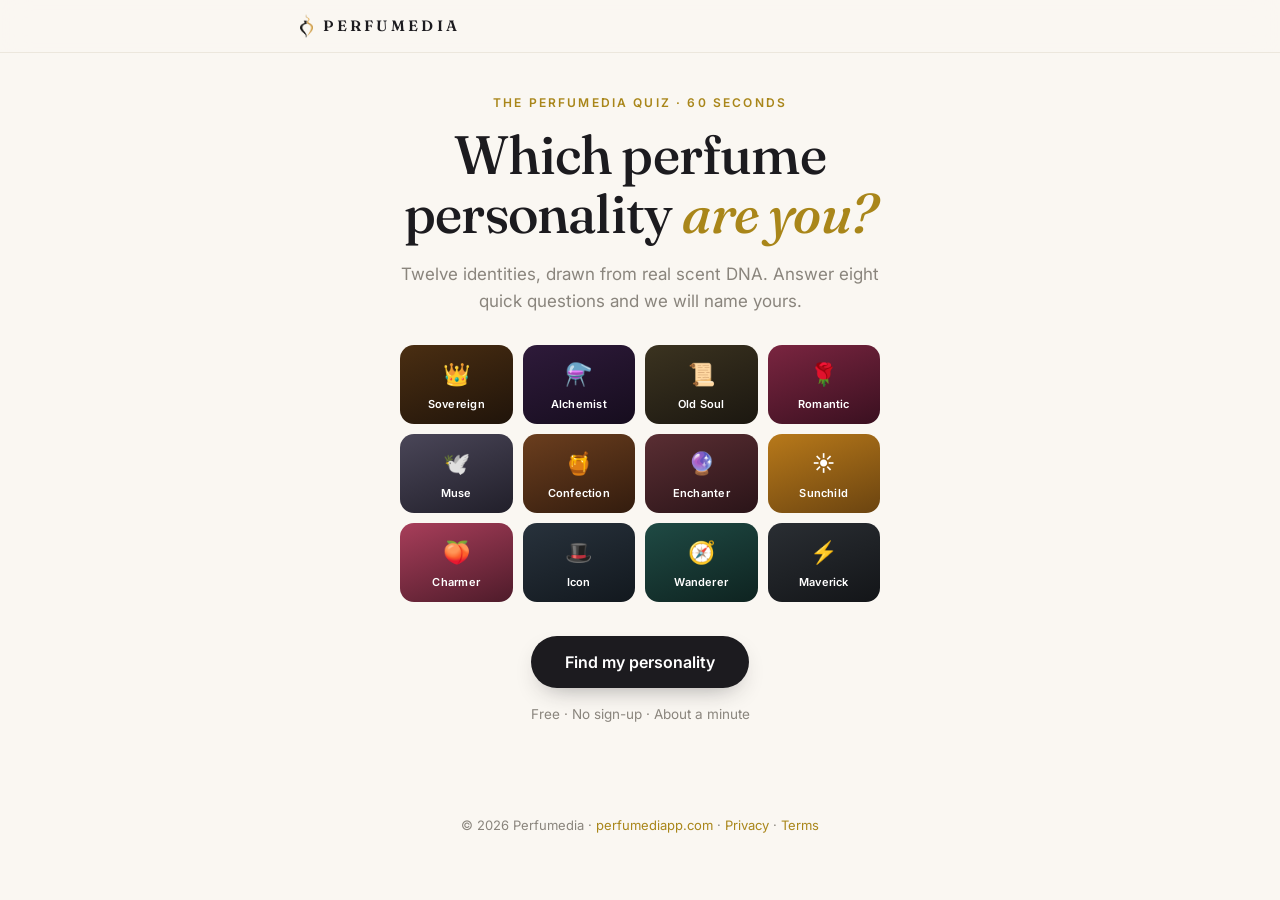
<file: quiz.html>
<!DOCTYPE html>
<html lang="en">
<head>
  <meta charset="UTF-8" />
  <meta name="viewport" content="width=device-width, initial-scale=1.0" />
  <title>Which Perfume Personality Are You? — Perfumedia</title>
  <meta name="description" content="A 60-second quiz that names your fragrance identity. 12 Perfume Personalities, built on real scent DNA. Which one are you?" />
  <meta name="theme-color" content="#FAF7F2" />

  <link rel="icon" href="favicon-32.png" sizes="32x32" type="image/png" />
  <link rel="icon" href="favicon-512.png" sizes="512x512" type="image/png" />
  <link rel="apple-touch-icon" href="apple-touch-icon.png" />

  <meta property="og:title" content="Which Perfume Personality Are You?" />
  <meta property="og:description" content="12 Perfume Personalities. One is yours. A 60-second quiz by Perfumedia." />
  <meta property="og:type" content="website" />
  <meta property="og:url" content="https://perfumediapp.com/quiz.html" />

  <link rel="preconnect" href="https://fonts.googleapis.com" />
  <link rel="preconnect" href="https://fonts.gstatic.com" crossorigin />
  <link href="https://fonts.googleapis.com/css2?family=Fraunces:ital,opsz,wght@0,9..144,300..700;1,9..144,400..600&family=Inter:wght@400;500;600;700&display=swap" rel="stylesheet" />

  <style>
    :root {
      --bg: #FAF7F2;
      --surface: #FFFFFF;
      --surface-alt: #F5F1E9;
      --text: #1C1B1F;
      --text-2: #8A857D;
      --accent: #C9A227;
      --accent-deep: #A9861A;
      --accent-soft: #F8F2DF;
      --accent-muted: #EFE3BC;
      --hairline: #ECE7DD;
      --serif: "Fraunces", Georgia, serif;
      --sans: "Inter", -apple-system, BlinkMacSystemFont, "Segoe UI", sans-serif;
      --ease: cubic-bezier(0.22, 1, 0.36, 1);
    }
    * { box-sizing: border-box; margin: 0; padding: 0; }
    [hidden] { display: none !important; }
    html { -webkit-text-size-adjust: 100%; }
    body {
      background: var(--bg); color: var(--text);
      font-family: var(--sans); line-height: 1.6;
      -webkit-font-smoothing: antialiased;
      min-height: 100vh;
    }
    button { font-family: var(--sans); cursor: pointer; }

    .top {
      position: sticky; top: 0; z-index: 20;
      background: rgba(250,247,242,0.9);
      backdrop-filter: saturate(180%) blur(14px);
      border-bottom: 1px solid var(--hairline);
    }
    .top-inner {
      max-width: 720px; margin: 0 auto; padding: 14px 20px;
      display: flex; align-items: center; gap: 10px;
    }
    .brand { display: flex; align-items: center; gap: 10px; text-decoration: none; color: var(--text); }
    .brand span { font-family: var(--serif); font-weight: 600; letter-spacing: 0.22em; font-size: 15px; }
    .progress-wrap { margin-left: auto; display: flex; align-items: center; gap: 10px; }
    .progress-label { font-size: 12.5px; font-weight: 600; color: var(--text-2); letter-spacing: 0.04em; }
    .bar { width: 110px; height: 6px; background: var(--accent-muted); border-radius: 99px; overflow: hidden; }
    .bar i { display: block; height: 100%; width: 0%; background: linear-gradient(90deg, var(--accent), var(--accent-deep)); border-radius: 99px; transition: width 0.4s var(--ease); }

    main { max-width: 720px; margin: 0 auto; padding: 40px 20px 90px; }

    /* ---------- Intro ---------- */
    .eyebrow { text-transform: uppercase; letter-spacing: 0.18em; font-size: 12px; font-weight: 600; color: var(--accent-deep); margin-bottom: 14px; text-align: center; }
    .intro h1 {
      font-family: var(--serif); font-weight: 500; font-size: clamp(34px, 7vw, 54px);
      line-height: 1.08; letter-spacing: -0.015em; text-align: center; text-wrap: balance;
    }
    .intro h1 em { font-style: italic; color: var(--accent-deep); }
    .intro .sub { text-align: center; color: var(--text-2); font-size: 17px; max-width: 46ch; margin: 18px auto 30px; }
    .grid12 {
      display: grid; grid-template-columns: repeat(4, 1fr); gap: 10px; margin: 0 auto 34px; max-width: 480px;
    }
    .mini {
      border-radius: 14px; padding: 12px 4px 10px; text-align: center; color: #fff;
      font-size: 11px; font-weight: 600; letter-spacing: 0.02em;
    }
    .mini div { font-size: 22px; margin-bottom: 4px; }
    .cta-row { display: flex; justify-content: center; }
    .btn {
      display: inline-flex; align-items: center; justify-content: center; gap: 8px;
      border: 0; border-radius: 999px; font-weight: 600; font-size: 16px;
      padding: 16px 34px; transition: transform 0.25s var(--ease), box-shadow 0.25s;
      text-decoration: none;
    }
    .btn-primary { background: var(--text); color: #fff; box-shadow: 0 10px 26px -12px rgba(28,27,31,0.45); }
    .btn-primary:hover { transform: translateY(-2px); }
    .btn-gold { background: var(--accent); color: #fff; box-shadow: 0 10px 26px -10px rgba(169,134,26,0.55); }
    .btn-gold:hover { transform: translateY(-2px); }
    .btn-ghost { background: transparent; color: var(--text); border: 1px solid var(--hairline); }
    .btn-ghost:hover { border-color: var(--accent); color: var(--accent-deep); }
    .intro-meta { text-align: center; margin-top: 16px; font-size: 13.5px; color: var(--text-2); }

    /* ---------- Quiz ---------- */
    .qcard { display: none; animation: rise 0.45s var(--ease); }
    .qcard.active { display: block; }
    @keyframes rise { from { opacity: 0; transform: translateY(16px); } to { opacity: 1; transform: none; } }
    .qnum { text-transform: uppercase; letter-spacing: 0.16em; font-size: 12px; font-weight: 600; color: var(--accent-deep); margin-bottom: 10px; }
    .qtitle { font-family: var(--serif); font-weight: 500; font-size: clamp(24px, 5vw, 34px); line-height: 1.15; margin-bottom: 6px; text-wrap: balance; }
    .qhint { color: var(--text-2); font-size: 15px; margin-bottom: 22px; }

    .opts { display: grid; gap: 12px; }
    .opts.cols2 { grid-template-columns: repeat(2, 1fr); }
    .opt {
      background: var(--surface); border: 1.5px solid var(--hairline); border-radius: 16px;
      padding: 16px 18px; text-align: left; font-size: 15.5px; font-weight: 500; color: var(--text);
      display: flex; align-items: center; gap: 12px;
      transition: border-color 0.2s, background 0.2s, transform 0.2s var(--ease);
    }
    .opt:hover { border-color: var(--accent); transform: translateY(-1px); }
    .opt.sel { border-color: var(--accent-deep); background: var(--accent-soft); }
    .opt .e { font-size: 22px; flex-shrink: 0; }
    .opt small { display: block; font-weight: 400; color: var(--text-2); font-size: 13px; line-height: 1.4; }

    .chips { display: flex; flex-wrap: wrap; gap: 10px; }
    .chip {
      background: var(--surface); border: 1.5px solid var(--hairline); border-radius: 999px;
      padding: 10px 18px; font-size: 14.5px; font-weight: 500;
      transition: border-color 0.2s, background 0.2s;
      display: inline-flex; align-items: center; gap: 7px;
    }
    .chip:hover { border-color: var(--accent); }
    .chip.sel { border-color: var(--accent-deep); background: var(--accent-soft); color: var(--accent-deep); font-weight: 600; }

    .qnav { display: flex; justify-content: space-between; align-items: center; margin-top: 26px; }
    .qnav .btn { padding: 13px 26px; font-size: 15px; }
    .back-link { background: none; border: 0; color: var(--text-2); font-size: 14.5px; font-weight: 500; }
    .back-link:hover { color: var(--text); }

    /* ---------- Result ---------- */
    .reveal { display: none; animation: rise 0.6s var(--ease); }
    .reveal.active { display: block; }
    .card {
      border-radius: 28px; padding: 44px 30px 38px; color: #fff; text-align: center;
      box-shadow: 0 34px 80px -30px rgba(28,27,31,0.5); position: relative; overflow: hidden;
    }
    .card::after {
      content: ""; position: absolute; top: -70px; left: 50%; transform: translateX(-50%);
      width: 340px; height: 200px; background: radial-gradient(closest-side, rgba(255,255,255,0.16), transparent);
    }
    .card .pe { font-size: 54px; }
    .card .rarity {
      display: inline-block; margin-top: 12px; font-size: 12.5px; font-weight: 600; letter-spacing: 0.08em;
      background: rgba(255,255,255,0.14); border: 1px solid rgba(255,255,255,0.25);
      padding: 6px 14px; border-radius: 999px;
    }
    .card h2 { font-family: var(--serif); font-weight: 500; font-size: clamp(34px, 7vw, 46px); margin: 12px 0 6px; }
    .card .tag { font-family: var(--serif); font-style: italic; font-size: 18px; opacity: 0.92; }
    .traits { display: flex; justify-content: center; gap: 8px; margin: 20px 0 0; flex-wrap: wrap; }
    .trait { background: rgba(255,255,255,0.14); border-radius: 999px; padding: 6px 14px; font-size: 13px; font-weight: 600; }
    .reading {
      background: var(--surface); border: 1px solid var(--hairline); border-radius: 20px;
      padding: 26px 26px; margin-top: 18px; font-size: 16px; color: var(--text);
      line-height: 1.75;
    }
    .runner { text-align: center; color: var(--text-2); font-size: 14.5px; margin-top: 14px; }
    .runner b { color: var(--text); }

    .share-row { display: flex; gap: 12px; justify-content: center; margin-top: 24px; flex-wrap: wrap; }

    /* ---------- Locked matches (the conversion block) ---------- */
    .locked {
      margin-top: 34px; background: var(--surface); border: 1px solid var(--hairline);
      border-radius: 24px; padding: 30px 24px; text-align: center; position: relative; overflow: hidden;
    }
    .locked h3 { font-family: var(--serif); font-weight: 500; font-size: 24px; margin-bottom: 6px; }
    .locked .lsub { color: var(--text-2); font-size: 15px; max-width: 42ch; margin: 0 auto 22px; }
    .bottles { display: flex; justify-content: center; gap: 18px; margin-bottom: 8px; }
    .bottle {
      position: relative; width: 86px; height: 130px; border: 0; background: none; padding: 0;
    }
    .bottle svg { width: 100%; height: 100%; filter: blur(2.5px); opacity: 0.55; transition: opacity 0.2s; }
    .bottle:hover svg { opacity: 0.75; }
    .bottle .qm {
      position: absolute; inset: 0; display: grid; place-items: center;
      font-family: var(--serif); font-size: 30px; color: var(--accent-deep); font-weight: 600;
    }
    .match-pill {
      position: absolute; top: -6px; right: -8px; background: var(--accent-soft); color: var(--accent-deep);
      border: 1px solid var(--accent-muted); font-size: 11px; font-weight: 700; border-radius: 999px; padding: 3px 8px;
    }
    .locked .fine { margin-top: 14px; font-size: 12.5px; color: var(--text-2); }

    .retake { text-align: center; margin-top: 26px; }

    footer { max-width: 720px; margin: 0 auto; padding: 0 20px 50px; text-align: center; font-size: 13px; color: var(--text-2); }
    footer a { color: var(--accent-deep); text-decoration: none; }

    @media (max-width: 560px) {
      .grid12 { grid-template-columns: repeat(3, 1fr); }
      .opts.cols2 { grid-template-columns: 1fr; }
      .bar { width: 70px; }
      .bottles { gap: 10px; }
      .bottle { width: 74px; height: 112px; }
    }
    @media (prefers-reduced-motion: reduce) {
      * { animation-duration: 0.001ms !important; transition-duration: 0.01ms !important; }
    }
  
  .mark { display: block; height: 24px; width: auto; }
</style>
</head>
<body>
  <header class="top">
    <div class="top-inner">
      <a class="brand" href="index.html">
        <picture>
          <source srcset="assets/logo/mark-dark.png" media="(prefers-color-scheme: dark)" />
          <img class="mark" src="assets/logo/mark.png" alt="" width="13" height="24" />
        </picture>
        <span>PERFUMEDIA</span>
      </a>
      <div class="progress-wrap" id="progressWrap" hidden>
        <span class="progress-label" id="progressLabel">1 / 8</span>
        <div class="bar"><i id="progressBar"></i></div>
      </div>
    </div>
  </header>

  <main>
    <!-- INTRO -->
    <section class="intro" id="intro">
      <p class="eyebrow">The Perfumedia Quiz · 60 seconds</p>
      <h1>Which perfume personality <em>are you?</em></h1>
      <p class="sub">Twelve identities, drawn from real scent DNA. Answer eight quick questions and we will name yours.</p>
      <div class="grid12" id="grid12" aria-hidden="true"></div>
      <div class="cta-row"><button class="btn btn-primary" id="startBtn">Find my personality</button></div>
      <p class="intro-meta">Free · No sign-up · About a minute</p>
    </section>

    <!-- QUIZ -->
    <section id="quiz" hidden></section>

    <!-- RESULT -->
    <section class="reveal" id="reveal"></section>
  </main>

  <footer>
    © <span id="year">2026</span> Perfumedia · <a href="index.html">perfumediapp.com</a> · <a href="privacy.html">Privacy</a> · <a href="terms.html">Terms</a>
  </footer>

<script src="store-links.js"></script>
  <script>
  (function () {
    "use strict";

    /* ============ The 12 Personalities (ported verbatim from the app) ============ */
    var PERSONALITIES = [
      { id:'sovereign', name:'The Sovereign', tagline:'You do not enter a room. You arrive in it.', emoji:'👑',
        families:{oud:1,leather:0.7,amber:0.5,smoky:0.3}, gradient:['#4A2E12','#20140A'], accent:'#B98029',
        traits:['Commanding','Magnetic','Unapologetic'],
        reading:'You wear scent like a crown. Where others reach for something easy, you reach for something that lingers in the doorway long after you have gone. Oud, leather, amber: these are not shy notes, and neither are you. People remember how you made them feel, and a little of how you smelled while doing it. You are not trying to be liked by everyone. You would rather be unforgettable to a few.',
        rarity:0.06 },
      { id:'alchemist', name:'The Alchemist', tagline:'You are drawn to what most people cannot name.', emoji:'⚗️',
        families:{smoky:1,boozy:0.9,spicy:0.7,oud:0.3}, gradient:['#2E1A3A','#160D1E'], accent:'#8E6BC0',
        traits:['Mysterious','Intense','Curious'],
        reading:'Smoke, spice, something poured over ice at midnight. You do not want a fragrance that explains itself in the first breath. You want one that unfolds, shifts, keeps a secret or two. People find you a little hard to read, and you like it that way. Your scent is the same: complex, a bit dangerous, impossible to file under a single word.',
        rarity:0.05 },
      { id:'old_soul', name:'The Old Soul', tagline:'You were born nostalgic for a time you never lived.', emoji:'📜',
        families:{tobacco:1,mossy:0.9,leather:0.6,woody:0.3}, gradient:['#3B3320','#1B1710'], accent:'#9A8B4F',
        traits:['Timeless','Grounded','Thoughtful'],
        reading:'Tobacco leaf, worn leather, a forest after rain. Your taste skips the trend cycle entirely and lands somewhere quieter and more permanent. You are the friend people call when they need to be talked down or thought through. Your scent has the same steadiness: warm, lived-in, the kind that feels like it has a history even on the first wear.',
        rarity:0.07 },
      { id:'romantic', name:'The Romantic', tagline:'You feel everything, and you wear it beautifully.', emoji:'🌹',
        families:{rose:1,floral:0.8,powdery:0.3}, gradient:['#7A2540','#3A1020'], accent:'#C25574',
        traits:['Tender','Nostalgic','Warm-hearted'],
        reading:'Roses, petals, a soft powder finish. You are ruled by the heart and you have made peace with that. You keep old letters, remember anniversaries, cry at films you have seen ten times. Your scent is an extension of that openness: lush, emotional, unafraid to be pretty in a world that pretends not to care about pretty. People feel safe around you, and they should.',
        rarity:0.1 },
      { id:'muse', name:'The Muse', tagline:'The quietest scent in the room, and the one they remember.', emoji:'🕊️',
        families:{powdery:1,musk:0.9,floral:0.4}, gradient:['#4A4658','#211F2A'], accent:'#9791B4',
        traits:['Refined','Understated','Intimate'],
        reading:'Soft musk, clean powder, a whisper of flower. You have never needed to be the loudest to be the most noticed. Your elegance is the quiet kind that makes people lean in rather than step back. Your scent works the same magic: it does not announce itself, it just makes everything around you feel a little more considered. Restraint, on you, reads as confidence.',
        rarity:0.08 },
      { id:'confection', name:'The Confection', tagline:'Warm, sweet, and completely impossible to resist.', emoji:'🍯',
        families:{gourmand:1,vanilla:0.9}, gradient:['#6B3E1E','#331C0E'], accent:'#D08A4A',
        traits:['Playful','Warm','Irresistible'],
        reading:'Vanilla, caramel, something you almost want to eat. You are the human equivalent of a warm kitchen: people gravitate to you and do not fully know why. There is a generosity to your taste, a refusal to take life too seriously. Your scent is a hug that walks in before you do. Comforting is not a lesser quality. Done right, it is the most magnetic one there is.',
        rarity:0.11 },
      { id:'enchanter', name:'The Enchanter', tagline:'You get under the skin, in the best possible way.', emoji:'🔮',
        families:{amber:1,vanilla:0.6,musk:0.6}, gradient:['#5A2E33','#2A1418'], accent:'#C56A78',
        traits:['Sensual','Magnetic','Intimate'],
        reading:'Amber, warm vanilla, a musk that smells like skin. Your scent lives close to the body, so it rewards the people who get close. You are the slow burn, the second glance, the number saved without a last name. You do not perform your allure, you simply carry it and let people notice on their own. And they do.',
        rarity:0.09 },
      { id:'sunchild', name:'The Sunchild', tagline:'You walk in and the lights come up.', emoji:'☀️',
        families:{citrus:1,aromatic:0.3,fruity:0.3}, gradient:['#B8791A','#6B4410'], accent:'#E0A02E',
        traits:['Radiant','Energetic','Warm'],
        reading:'Citrus, sunshine, a burst of something bright and alive. You are the person who makes the group chat better, the one who texts back, the one who somehow always knows a good spot. Your scent matches your wattage: clean, uplifting, the smell of a good day that is only getting better. Optimism looks effortless on you, but it is a choice you keep making.',
        rarity:0.1 },
      { id:'charmer', name:'The Charmer', tagline:'Effortlessly liked, and you know it.', emoji:'🍑',
        families:{fruity:1,floral:0.5}, gradient:['#A83E5A','#4E1B2A'], accent:'#E07A94',
        traits:['Flirtatious','Fun','Easygoing'],
        reading:'Ripe fruit, a wink of flower, everything a little juicy. You are the good-time friend with surprising depth, the one who makes strangers feel like old ones. There is a lightness to your taste that never tips into shallow. Your scent is flirtatious without trying, sweet without cloying, the olfactory equivalent of a great first impression that actually holds up.',
        rarity:0.09 },
      { id:'icon', name:'The Icon', tagline:'Timeless taste. You never chase, you set.', emoji:'🎩',
        families:{aromatic:1,woody:0.9}, gradient:['#28323C','#12181E'], accent:'#6E8CA0',
        traits:['Classic','Dependable','Polished'],
        reading:'Clean woods, fresh herbs, the smell of someone who has it together. You do not follow trends because you never needed to. Your taste is the reference point other people quietly copy. There is comfort in your consistency and quality in your restraint. Your scent is the well-cut jacket of fragrances: never loud, always right, the kind of choice that ages into a signature.',
        rarity:0.1 },
      { id:'wanderer', name:'The Wanderer', tagline:'Happiest with the window down and the map closed.', emoji:'🧭',
        families:{green:1,aquatic:0.9,aromatic:0.3}, gradient:['#1F4A44','#0E2320'], accent:'#3E9B8C',
        traits:['Free','Restless','Grounded'],
        reading:'Cut grass, sea air, something green and alive. You need horizon. Rooms feel small to you and plans feel optional. Your scent is the outdoors bottled: fresh, open, a little untamed. You are the friend who suggests the detour and is always right about it. Freedom is not a phase for you. It is the whole design.',
        rarity:0.09 },
      { id:'maverick', name:'The Maverick', tagline:'You liked it before it had a name.', emoji:'⚡',
        families:{}, gradient:['#2A2E33','#131518'], accent:'#7C8A99',
        traits:['Bold','Contrarian','Original'],
        reading:'You do not want what everyone has. You want the weird one, the one the sales associate did not expect you to reach for, the note nobody else can place on you. Your taste runs ahead of the crowd and you are comfortable out there alone. Your scent is a statement of independence: unconventional, a little provocative, unmistakably yours. Trends catch up to you, never the other way around.',
        rarity:0.04 },
    ];
    var BY_ID = {};
    PERSONALITIES.forEach(function (p) { BY_ID[p.id] = p; });

    /* ============ Questions ============ */
    var FAMS = [
      ['oud','🪵 Oud'], ['leather','🧥 Leather'], ['amber','🟠 Amber'], ['vanilla','🍦 Vanilla'],
      ['gourmand','🍮 Sweet treats'], ['rose','🌹 Rose'], ['floral','💐 Florals'], ['powdery','🌫️ Powdery'],
      ['musk','🤍 Musk'], ['citrus','🍋 Citrus'], ['fruity','🍑 Fruits'], ['green','🌿 Green'],
      ['aquatic','🌊 Sea air'], ['aromatic','🌱 Herbs'], ['woody','🌲 Woods'], ['spicy','🌶️ Spice'],
      ['smoky','🔥 Smoke'], ['boozy','🥃 Boozy'], ['tobacco','🍂 Tobacco'], ['mossy','🍃 Moss'],
    ];

    var QUESTIONS = [
      { type:'chips', title:'Which notes pull you in?', hint:'Pick up to 5. Go with instinct.',
        max:5, min:1, items:FAMS,
        apply:function (state, sel) { sel.forEach(function (f) { state.fp[f] = (state.fp[f]||0) + 1; }); } },

      { type:'single', title:'Your fragrance walks into the room…', hint:'How loud do you like it?',
        opts:[
          ['📣','Before I do', 'Everyone knows it is me', {intensity:0.9}],
          ['🚶','With me', 'Noticeable, never shouting', {intensity:0.65}],
          ['🤝','Only up close', 'A reward for leaning in', {intensity:0.3}],
          ['🫧','Barely there', 'My skin, but better', {intensity:0.12}],
        ] },

      { type:'single', title:'Dessert menu arrives. You…', hint:'Your sweet tooth, honestly.',
        opts:[
          ['🍰','Order two', 'Sweet is the point', {sweetness:0.9}],
          ['🍪','Usually say yes', 'Balanced, but tempted', {sweetness:0.6}],
          ['☕','Espresso instead', 'Sweet in small doses', {sweetness:0.3}],
          ['🧀','Cheese board', 'Keep it dry', {sweetness:0.08}],
        ] },

      { type:'single', title:'At the counter, you reach for…', hint:'Be honest.',
        opts:[
          ['🏆','The icon', 'The one everyone loves, loved for a reason', {adventurous:0.08}],
          ['🕰️','A classic, done well', 'Proven, polished, mine', {adventurous:0.3}],
          ['🎭','Something a little different', 'Familiar, with a twist', {adventurous:0.6}],
          ['👽','The weirdest bottle there', 'If they stock it, I sniff it', {adventurous:0.95}],
        ] },

      { type:'single', title:'Pick your season', hint:'The one that feels like you.',
        opts:[
          ['🌸','Spring', 'Bloom and rain', {fams:{green:0.5,floral:0.5,rose:0.4}}],
          ['🏖️','Summer', 'Heat and salt', {fams:{citrus:0.5,aquatic:0.5,fruity:0.4}}],
          ['🍁','Autumn', 'Amber light', {fams:{tobacco:0.5,woody:0.5,spicy:0.4}}],
          ['❄️','Winter', 'Fireside dark', {fams:{amber:0.5,oud:0.4,vanilla:0.5}}],
        ] },

      { type:'single', title:'Ideal Friday night?', hint:'No wrong answers.',
        opts:[
          ['🍸','Dim bar, good company', 'Low light, strong pours', {fams:{boozy:0.5,smoky:0.5}, intensity:0.12}],
          ['🍽️','Dinner party', 'Long table, better stories', {fams:{aromatic:0.5,woody:0.4}}],
          ['🛋️','In, and glad about it', 'Candles and something baking', {fams:{vanilla:0.5,gourmand:0.5,powdery:0.3}}],
          ['🏕️','Somewhere outside', 'Fire, stars, cold air', {fams:{green:0.5,aquatic:0.4,mossy:0.3}}],
        ] },

      { type:'single', title:'Which texture is most you?', hint:'Trust the first answer.',
        opts:[
          ['🥃','Velvet and low light', '', {fams:{amber:0.5,musk:0.4,oud:0.3}}],
          ['🧳','A worn leather jacket', '', {fams:{leather:0.6,tobacco:0.4}}],
          ['🛏️','Fresh pressed linen', '', {fams:{musk:0.4,powdery:0.4,citrus:0.3}}],
          ['📚','An old library', '', {fams:{mossy:0.5,woody:0.4,tobacco:0.3}}],
        ] },

      { type:'single', title:'What should people remember?', hint:'Your exit, in one word.',
        opts:[
          ['🌪️','That I was unforgettable', '', {fams:{oud:0.4,amber:0.3}, intensity:0.85}],
          ['🎩','That I had it together', '', {fams:{aromatic:0.5,woody:0.4}}],
          ['🌙','A feeling they cannot place', '', {fams:{musk:0.4,powdery:0.3,vanilla:0.3}, intensity:0.25}],
          ['🎉','That it was fun', '', {fams:{fruity:0.5,citrus:0.4}}],
        ] },
    ];

    /* ============ Scoring (ported from engine/personality.ts) ============ */
    function derivePersonality(state) {
      var fp = state.fp;
      var adventurous = state.adventurous || 0;
      var sweetness = state.sweetness;
      var intensity = avg(state.intensitySamples);

      var familyScore = PERSONALITIES.map(function (p) {
        var s = 0;
        Object.keys(p.families).forEach(function (fam) { s += (fp[fam]||0) * p.families[fam]; });
        return { p:p, s:s };
      });
      var familyMax = Math.max.apply(null, [0.0001].concat(
        familyScore.filter(function (r) { return r.p.id !== 'maverick'; }).map(function (r) { return r.s; })
      ));
      var scored = familyScore.map(function (r) {
        var score = r.s;
        switch (r.p.id) {
          case 'maverick': score = adventurous * familyMax * 1.3; break;
          case 'confection': if (sweetness !== undefined) score *= 1 + Math.max(0, sweetness - 0.5) * 1.2; break;
          case 'sovereign': if (intensity !== undefined) score *= 1 + Math.max(0, intensity - 0.5) * 0.8; break;
          case 'alchemist': if (intensity !== undefined) score *= 1 + Math.max(0, intensity - 0.5) * 0.5; break;
          case 'muse': if (intensity !== undefined) score *= 1 + Math.max(0, 0.5 - intensity) * 0.9; break;
          case 'enchanter': if (intensity !== undefined) score *= 1 + Math.max(0, 0.6 - intensity) * 0.5; break;
        }
        return { p:r.p, score:score };
      });
      scored.sort(function (a,b) { return b.score - a.score; });
      return { winner: scored[0].p, runnerUp: (scored[1]||scored[0]).p };
    }
    function avg(xs) { if (!xs || !xs.length) return undefined; return xs.reduce(function(a,b){return a+b;},0)/xs.length; }

    /* ============ State & flow ============ */
    var doc = document;
    var state = { fp:{}, intensitySamples:[], sweetness:undefined, adventurous:0 };
    var idx = -1;
    var answers = [];

    var intro = doc.getElementById('intro');
    var quiz = doc.getElementById('quiz');
    var revealEl = doc.getElementById('reveal');
    var progressWrap = doc.getElementById('progressWrap');
    var progressBar = doc.getElementById('progressBar');
    var progressLabel = doc.getElementById('progressLabel');

    // Intro grid of the 12
    var g = doc.getElementById('grid12');
    PERSONALITIES.forEach(function (p) {
      var d = doc.createElement('div');
      d.className = 'mini';
      d.style.background = 'linear-gradient(160deg,' + p.gradient[0] + ',' + p.gradient[1] + ')';
      d.innerHTML = '<div>' + p.emoji + '</div>' + p.name.replace('The ','');
      g.appendChild(d);
    });

    doc.getElementById('year').textContent = String(new Date().getFullYear());

    doc.getElementById('startBtn').addEventListener('click', function () {
      intro.style.display = 'none';
      quiz.hidden = false;
      progressWrap.hidden = false;
      idx = 0; renderQ();
      window.scrollTo({ top: 0 });
    });

    function renderQ() {
      progressLabel.textContent = (idx+1) + ' / ' + QUESTIONS.length;
      progressBar.style.width = ((idx) / QUESTIONS.length * 100) + '%';
      var q = QUESTIONS[idx];
      var sel = answers[idx] || (q.type === 'chips' ? [] : null);
      var html = '<div class="qcard active"><p class="qnum">Question ' + (idx+1) + '</p>'
        + '<h2 class="qtitle">' + q.title + '</h2><p class="qhint">' + q.hint + '</p>';

      if (q.type === 'chips') {
        html += '<div class="chips">';
        q.items.forEach(function (it, i) {
          var on = sel.indexOf(it[0]) >= 0;
          html += '<button class="chip' + (on?' sel':'') + '" data-i="' + i + '">' + it[1] + '</button>';
        });
        html += '</div>';
      } else {
        html += '<div class="opts">';
        q.opts.forEach(function (o, i) {
          var on = sel === i;
          html += '<button class="opt' + (on?' sel':'') + '" data-i="' + i + '"><span class="e">' + o[0] + '</span>'
            + '<span>' + o[1] + (o[2] ? '<small>' + o[2] + '</small>' : '') + '</span></button>';
        });
        html += '</div>';
      }

      html += '<div class="qnav">'
        + (idx > 0 ? '<button class="back-link" id="backBtn">← Back</button>' : '<span></span>')
        + '<button class="btn btn-primary" id="nextBtn"' + (q.type==='chips' && (!sel || sel.length < q.min) ? ' disabled style="opacity:0.45"' : (sel===null ? ' disabled style="opacity:0.45"' : '')) + '>'
        + (idx === QUESTIONS.length-1 ? 'Reveal my personality' : 'Next') + '</button></div></div>';

      quiz.innerHTML = html;

      if (q.type === 'chips') {
        Array.prototype.forEach.call(quiz.querySelectorAll('.chip'), function (b) {
          b.addEventListener('click', function () {
            var fam = q.items[+b.dataset.i][0];
            var cur = answers[idx] || (answers[idx] = []);
            var at = cur.indexOf(fam);
            if (at >= 0) { cur.splice(at,1); b.classList.remove('sel'); }
            else if (cur.length < q.max) { cur.push(fam); b.classList.add('sel'); }
            var nb = doc.getElementById('nextBtn');
            var ok = cur.length >= q.min;
            nb.disabled = !ok; nb.style.opacity = ok ? '1' : '0.45';
          });
        });
      } else {
        Array.prototype.forEach.call(quiz.querySelectorAll('.opt'), function (b) {
          b.addEventListener('click', function () {
            answers[idx] = +b.dataset.i;
            Array.prototype.forEach.call(quiz.querySelectorAll('.opt'), function (x) { x.classList.remove('sel'); });
            b.classList.add('sel');
            var nb = doc.getElementById('nextBtn');
            nb.disabled = false; nb.style.opacity = '1';
          });
        });
      }

      var back = doc.getElementById('backBtn');
      if (back) back.addEventListener('click', function () { idx--; renderQ(); });

      doc.getElementById('nextBtn').addEventListener('click', function () {
        if (idx === QUESTIONS.length - 1) finish(); else { idx++; renderQ(); }
        window.scrollTo({ top: 0, behavior: 'smooth' });
      });
    }

    function applyAll() {
      state = { fp:{}, intensitySamples:[], sweetness:undefined, adventurous:0 };
      QUESTIONS.forEach(function (q, i) {
        var a = answers[i];
        if (a === undefined || a === null) return;
        if (q.type === 'chips') { q.apply(state, a); return; }
        var eff = q.opts[a][3] || {};
        if (eff.fams) Object.keys(eff.fams).forEach(function (f) { state.fp[f] = (state.fp[f]||0) + eff.fams[f]; });
        if (eff.intensity !== undefined) state.intensitySamples.push(eff.intensity);
        if (eff.sweetness !== undefined) state.sweetness = eff.sweetness;
        if (eff.adventurous !== undefined) state.adventurous = eff.adventurous;
      });
    }

    function bottleSvg(accent) {
      return '<svg viewBox="0 0 90 140" fill="none">'
        + '<rect x="36" y="4" width="18" height="14" rx="3" fill="' + accent + '"/>'
        + '<rect x="30" y="18" width="30" height="10" rx="3" fill="' + accent + '" opacity="0.7"/>'
        + '<path d="M22 40 C22 32 30 28 45 28 C60 28 68 32 68 40 L68 118 C68 128 60 134 45 134 C30 134 22 128 22 118 Z" fill="' + accent + '" opacity="0.45"/>'
        + '<rect x="30" y="62" width="30" height="34" rx="4" fill="#fff" opacity="0.55"/>'
        + '</svg>';
    }

    function renderResult(p, runnerUp, shared) {
      progressWrap.hidden = true;
      quiz.hidden = true;
      intro.style.display = 'none';

      var shareText = shared
        ? ''
        : '';
      var matches = ['94%','91%','88%'];
      var html = ''
        + '<div class="card" style="background:linear-gradient(165deg,' + p.gradient[0] + ',' + p.gradient[1] + ')">'
        +   '<div class="pe">' + p.emoji + '</div>'
        +   '<h2>' + p.name + '</h2>'
        +   '<p class="tag">' + p.tagline + '</p>'
        +   '<div class="traits">' + p.traits.map(function (t) { return '<span class="trait">' + t + '</span>'; }).join('') + '</div>'
        +   '<span class="rarity">Only ' + Math.round(p.rarity*100) + '% of people land here</span>'
        + '</div>'
        + '<div class="reading">' + p.reading + '</div>'
        + (runnerUp ? '<p class="runner">With a streak of <b>' + runnerUp.name + '</b> ' + runnerUp.emoji + '</p>' : '')
        + '<div class="share-row">'
        +   '<button class="btn btn-gold" id="shareBtn">Share my result</button>'
        +   (shared ? '<a class="btn btn-primary" href="quiz.html">Find yours →</a>' : '')
        + '</div>'
        + '<div class="locked">'
        +   '<h3>' + p.name.replace('The ','The ') + '’s signature scents</h3>'
        +   '<p class="lsub">We matched ' + p.name + ' against 50,000+ fragrances. Your top matches are waiting in the app.</p>'
        +   '<div class="bottles">'
        +     [0,1,2].map(function (i) {
                return '<button class="bottle" data-lock="1" aria-label="Locked match">'
                  + bottleSvg(p.accent) + '<span class="qm">?</span>'
                  + '<span class="match-pill">' + matches[i] + '</span></button>';
              }).join('')
        +   '</div>'
        +   '<a class="btn btn-primary" href="https://apps.apple.com/us/app/perfumedia-perfume-tracker/id6792554738" target="_blank" rel="noopener" id="unlockBtn">Reveal my matches in the app</a>'
        +   '<p class="fine">Free to download · Your quiz result carries over</p>'
        + '</div>'
        + (shared ? '' : '<div class="retake"><button class="back-link" id="retakeBtn">Retake the quiz</button></div>');

      revealEl.innerHTML = html;
      revealEl.classList.add('active');

      var url = 'https://perfumediapp.com/quiz.html?p=' + p.id;
      var text = 'I got ' + p.name + ' ' + p.emoji + ' on the Perfumedia perfume personality quiz. Which one are you?';
      doc.getElementById('shareBtn').addEventListener('click', function () {
        if (navigator.share) {
          navigator.share({ title: p.name, text: text, url: url }).catch(function () {});
        } else {
          navigator.clipboard.writeText(text + ' ' + url).then(function () {
            doc.getElementById('shareBtn').textContent = 'Link copied ✓';
          }).catch(function () {});
        }
      });
      Array.prototype.forEach.call(revealEl.querySelectorAll('[data-lock]'), function (b) {
        b.addEventListener('click', function () {
          doc.getElementById('unlockBtn').scrollIntoView({ behavior:'smooth', block:'center' });
          doc.getElementById('unlockBtn').style.transform = 'scale(1.04)';
          setTimeout(function () { doc.getElementById('unlockBtn').style.transform = ''; }, 250);
        });
      });
      var retake = doc.getElementById('retakeBtn');
      if (retake) retake.addEventListener('click', function () {
        answers = []; idx = 0;
        revealEl.classList.remove('active'); revealEl.innerHTML = '';
        quiz.hidden = false; progressWrap.hidden = false;
        renderQ();
        window.scrollTo({ top: 0 });
      });
    }

    function finish() {
      applyAll();
      var r = derivePersonality(state);
      try { history.replaceState(null, '', 'quiz.html?p=' + r.winner.id); } catch (e) {}
      renderResult(r.winner, r.runnerUp, false);
      window.scrollTo({ top: 0 });
    }

    /* Shared link: ?p=<id> renders that result with a "find yours" CTA */
    var params = new URLSearchParams(location.search);
    var pre = params.get('p');
    if (pre && BY_ID[pre]) {
      renderResult(BY_ID[pre], null, true);
    }
  })();
  </script>
</body>
</html>
</file>
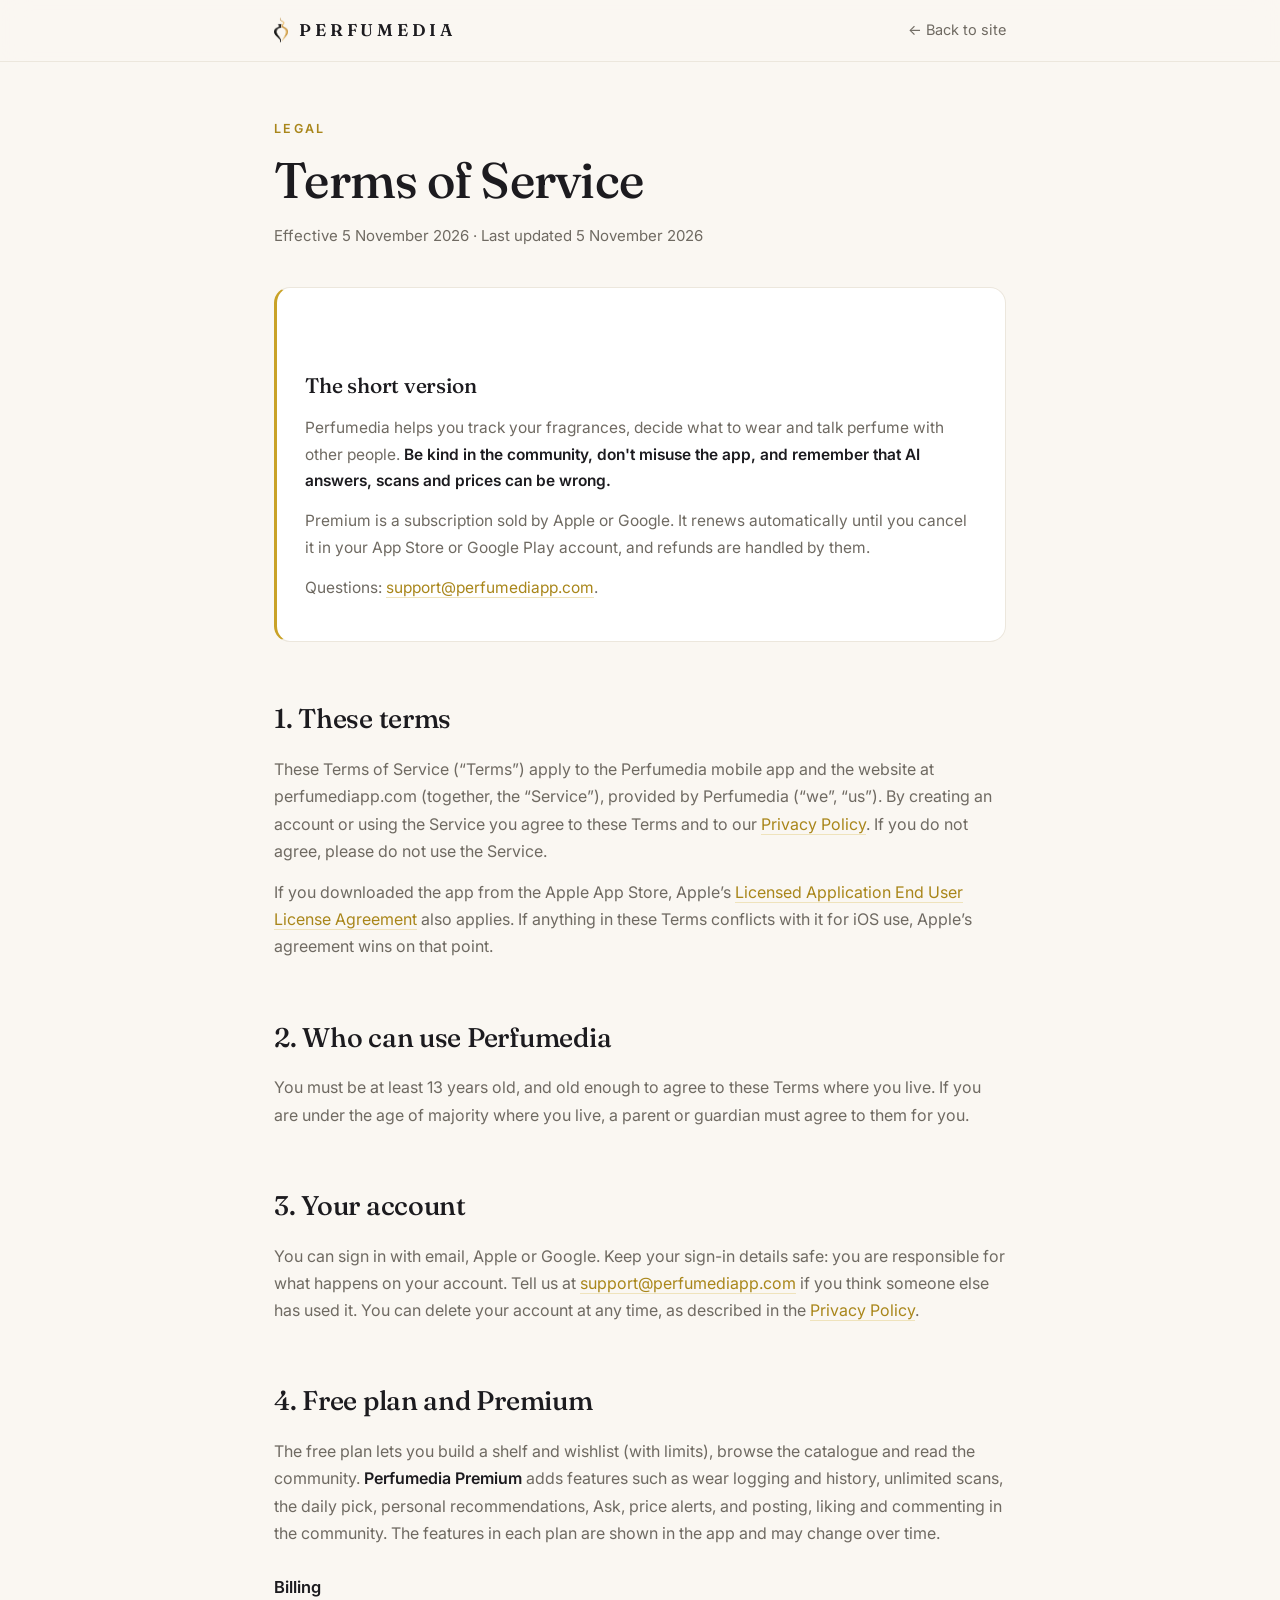
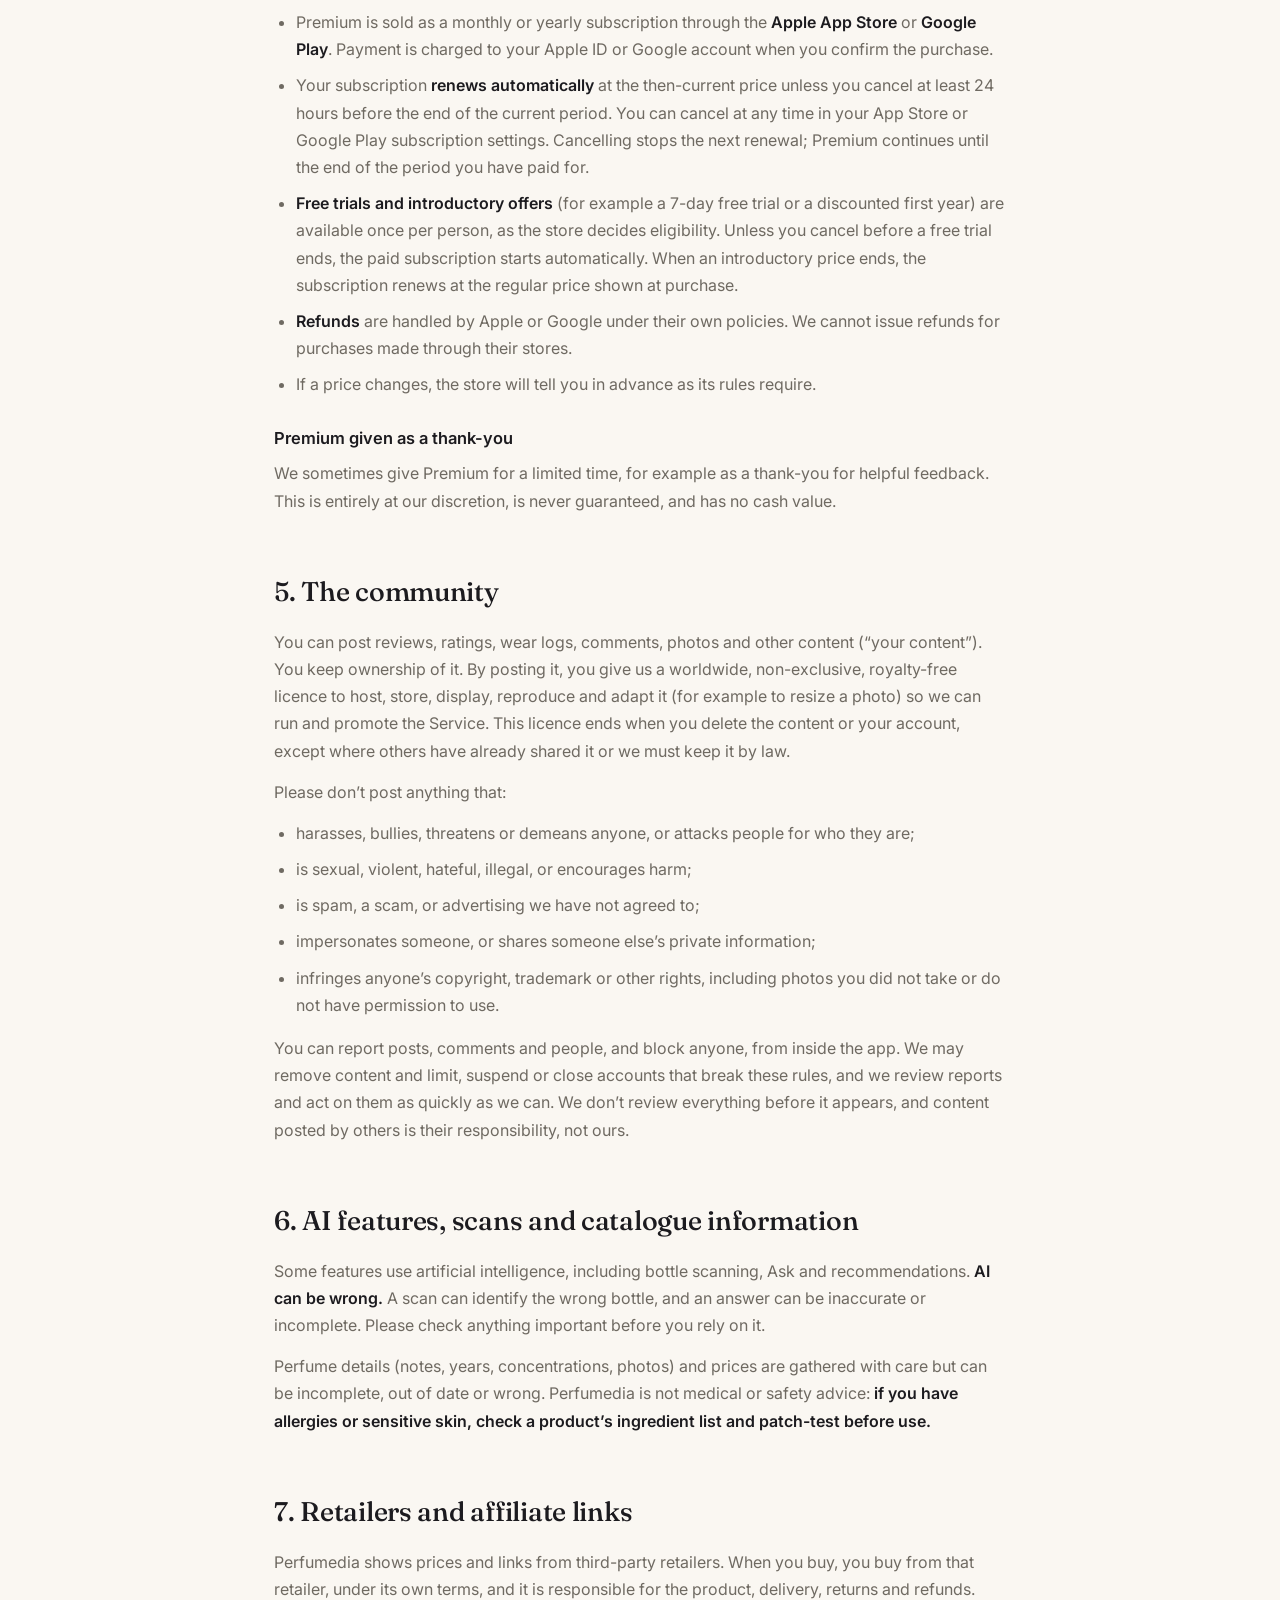
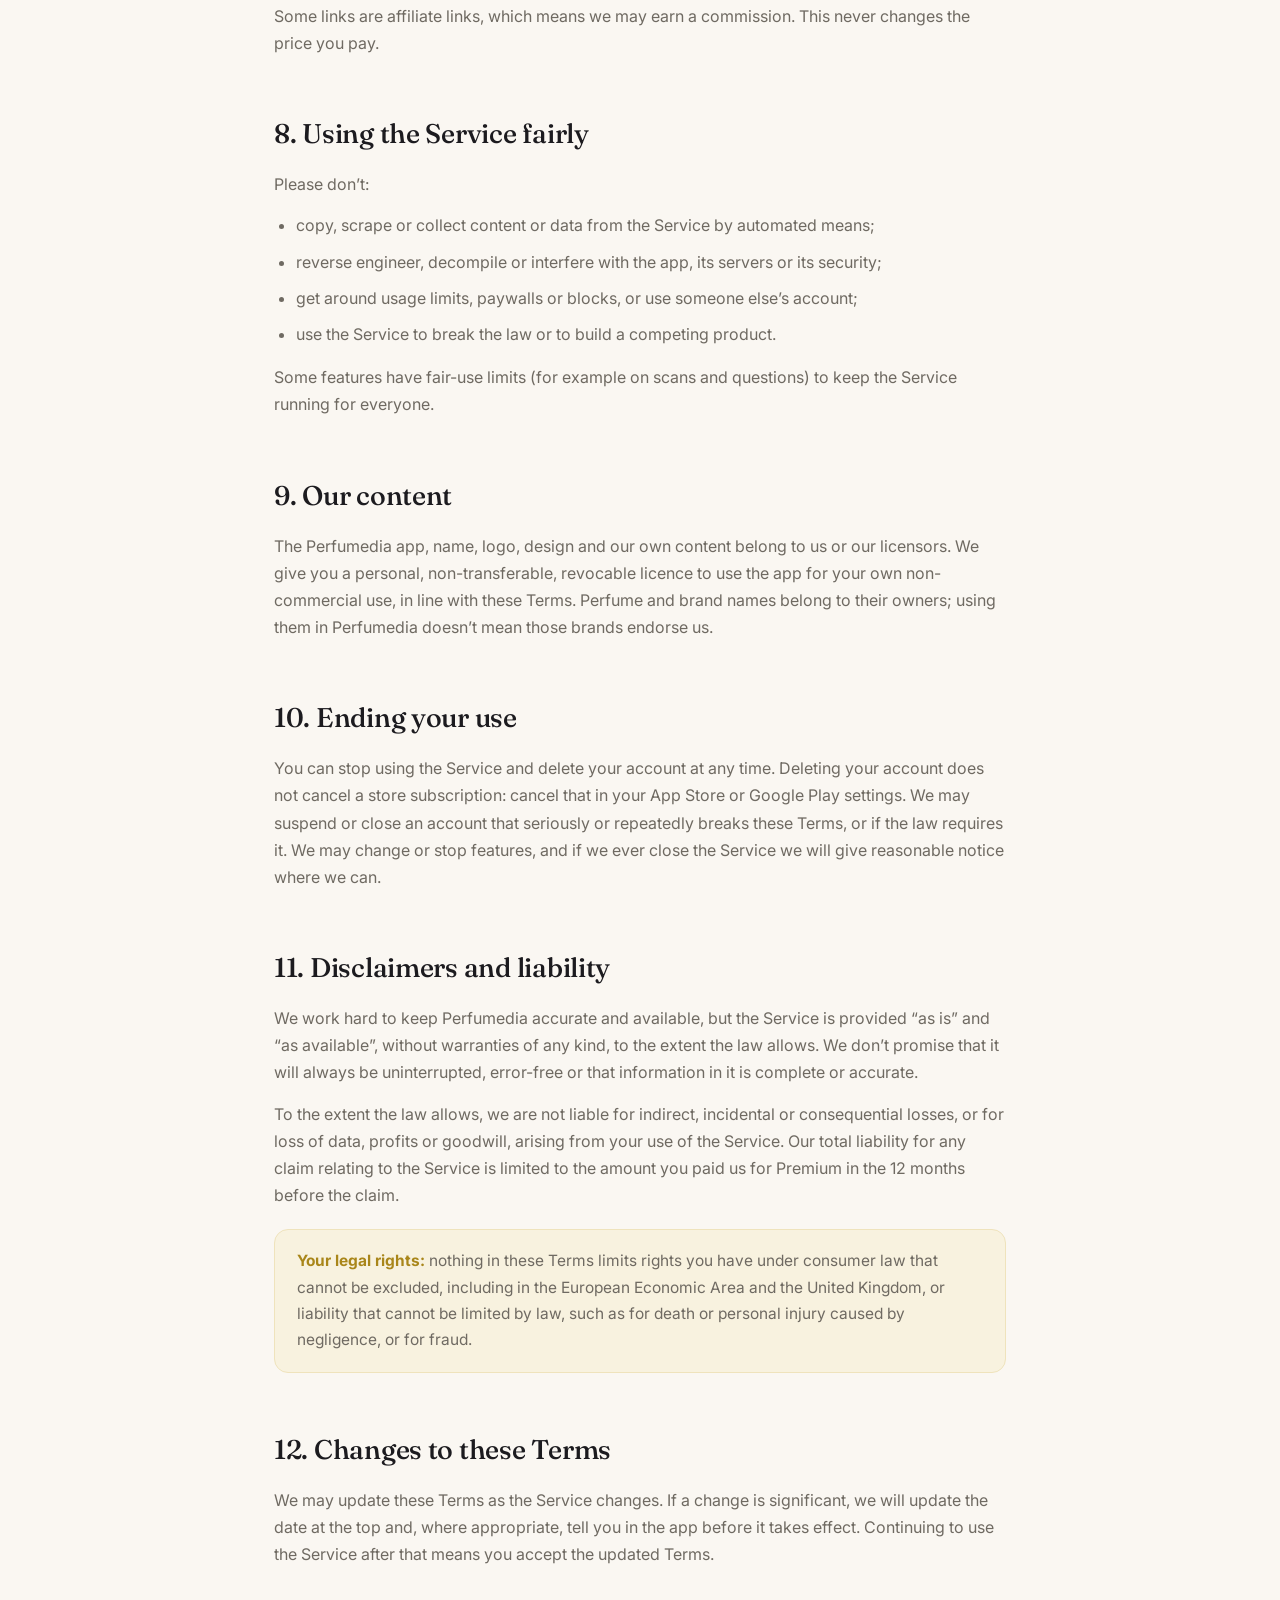
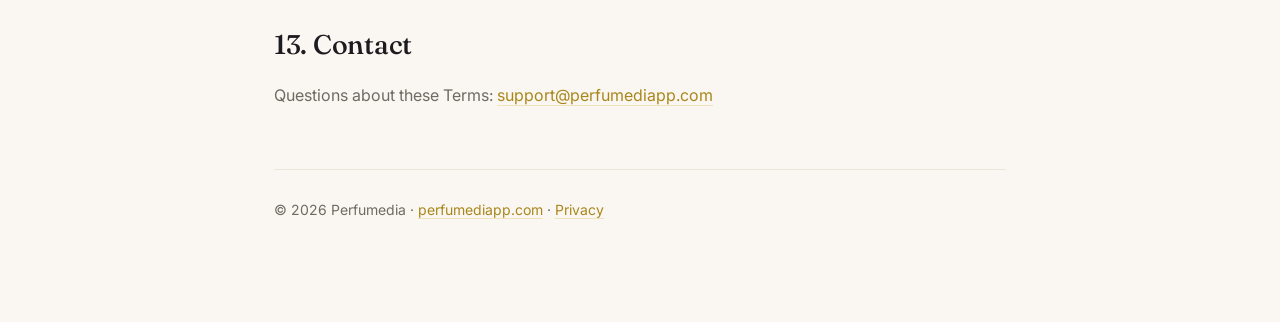
<file: terms.html>
<!DOCTYPE html>
<html lang="en">
<head>
  <meta charset="UTF-8" />
  <meta name="viewport" content="width=device-width, initial-scale=1.0" />
  <title>Terms of Service · Perfumedia</title>
  <meta name="description" content="The terms for using the Perfumedia app and website, including subscriptions, community rules and AI features." />
  <meta name="theme-color" content="#FAF7F2" />

  <link rel="icon" href="favicon-32.png" sizes="32x32" type="image/png" />
  <link rel="icon" href="favicon-512.png" sizes="512x512" type="image/png" />
  <link rel="apple-touch-icon" href="apple-touch-icon.png" />

  <link rel="preconnect" href="https://fonts.googleapis.com" />
  <link rel="preconnect" href="https://fonts.gstatic.com" crossorigin />
  <link href="https://fonts.googleapis.com/css2?family=Fraunces:ital,opsz,wght@0,9..144,300..700;1,9..144,400..600&family=Inter:wght@400;500;600;700&display=swap" rel="stylesheet" />

  <style>
    :root {
      --bg: #FAF7F2;
      --surface: #FFFFFF;
      --surface-alt: #F5F1E9;
      --text: #1C1B1F;
      --text-2: #6F6A62;
      --accent: #C9A227;
      --accent-deep: #A9861A;
      --accent-soft: #F8F2DF;
      --hairline: #ECE7DD;
      --serif: "Fraunces", Georgia, serif;
      --sans: "Inter", -apple-system, BlinkMacSystemFont, "Segoe UI", sans-serif;
    }
    * { box-sizing: border-box; margin: 0; padding: 0; }
    html { -webkit-text-size-adjust: 100%; scroll-behavior: smooth; }
    body {
      background: var(--bg); color: var(--text);
      font-family: var(--sans); line-height: 1.7;
      -webkit-font-smoothing: antialiased;
    }
    a { color: var(--accent-deep); text-decoration: none; border-bottom: 1px solid var(--accent-muted, #EFE3BC); }
    a:hover { color: var(--text); border-color: var(--text); }

    .top {
      border-bottom: 1px solid var(--hairline);
      background: rgba(250,247,242,0.9);
      backdrop-filter: saturate(180%) blur(14px);
      position: sticky; top: 0; z-index: 10;
    }
    .top-inner {
      max-width: 780px; margin: 0 auto; padding: 16px 24px;
      display: flex; align-items: center; gap: 12px;
    }
    .brand { display: flex; align-items: center; gap: 11px; border: 0; }
    .brand span {
      font-family: var(--serif); font-weight: 600; letter-spacing: 0.22em; font-size: 17px; color: var(--text);
    }
    .back { margin-left: auto; font-size: 14.5px; border: 0; color: var(--text-2); }
    .back:hover { color: var(--text); }

    main { max-width: 780px; margin: 0 auto; padding: 56px 24px 100px; }
    .eyebrow {
      text-transform: uppercase; letter-spacing: 0.18em; font-size: 12.5px;
      font-weight: 600; color: var(--accent-deep); margin-bottom: 14px;
    }
    h1 { font-family: var(--serif); font-weight: 500; font-size: clamp(34px, 5.4vw, 50px); line-height: 1.08; letter-spacing: -0.015em; }
    .updated { color: var(--text-2); font-size: 15px; margin-top: 16px; }

    .tldr {
      background: var(--surface); border: 1px solid var(--hairline); border-left: 3px solid var(--accent);
      border-radius: 16px; padding: 26px 28px; margin: 38px 0 8px;
    }
    .tldr h2 { font-family: var(--serif); font-size: 21px; font-weight: 500; margin-bottom: 12px; }
    .tldr p { color: var(--text-2); font-size: 15.5px; }
    .tldr p + p { margin-top: 10px; }
    .tldr strong { color: var(--text); font-weight: 600; }

    h2 {
      font-family: var(--serif); font-weight: 500; font-size: 27px; letter-spacing: -0.01em;
      margin: 46px 0 14px; padding-top: 8px;
    }
    h3 { font-family: var(--sans); font-weight: 600; font-size: 16.5px; margin: 26px 0 8px; }
    p { margin-bottom: 14px; color: var(--text-2); font-size: 16px; }
    p strong, li strong { color: var(--text); font-weight: 600; }
    ul { margin: 0 0 16px 0; padding-left: 22px; }
    li { margin-bottom: 9px; color: var(--text-2); font-size: 16px; }

    table {
      width: 100%; border-collapse: collapse; margin: 8px 0 20px;
      font-size: 15px; display: block; overflow-x: auto; white-space: nowrap;
    }
    th, td { text-align: left; padding: 11px 14px; border-bottom: 1px solid var(--hairline); }
    th { font-weight: 600; color: var(--text); background: var(--surface-alt); font-size: 13.5px; text-transform: uppercase; letter-spacing: 0.06em; }
    td { color: var(--text-2); }
    td:first-child { color: var(--text); font-weight: 500; }

    .note {
      background: var(--accent-soft); border: 1px solid #EFE3BC; border-radius: 14px;
      padding: 18px 22px; margin: 20px 0; font-size: 15.5px; color: var(--text-2);
    }
    .note strong { color: var(--accent-deep); }

    footer {
      border-top: 1px solid var(--hairline); margin-top: 60px; padding-top: 28px;
      font-size: 14px; color: var(--text-2);
    }
    @media (max-width: 560px) {
      main { padding: 40px 20px 80px; }
      table { font-size: 14px; }
    }
  
  .mark { display: block; height: 26px; width: auto; }
</style>
</head>
<body>
  <header class="top">
    <div class="top-inner">
      <a class="brand" href="index.html" aria-label="Perfumedia home">
        <picture>
          <source srcset="assets/logo/mark-dark.png" media="(prefers-color-scheme: dark)" />
          <img class="mark" src="assets/logo/mark.png" alt="" width="14" height="26" />
        </picture>
        <span>PERFUMEDIA</span>
      </a>
      <a class="back" href="index.html">← Back to site</a>
    </div>
  </header>

  <main>
    <p class="eyebrow">Legal</p>
    <h1>Terms of Service</h1>
    <p class="updated">Effective 5 November 2026 · Last updated 5 November 2026</p>

    <div class="tldr">
      <h2>The short version</h2>
      <p>Perfumedia helps you track your fragrances, decide what to wear and talk perfume with other people. <strong>Be kind in the community, don't misuse the app, and remember that AI answers, scans and prices can be wrong.</strong></p>
      <p>Premium is a subscription sold by Apple or Google. It renews automatically until you cancel it in your App Store or Google Play account, and refunds are handled by them.</p>
      <p>Questions: <a href="mailto:support@perfumediapp.com">support@perfumediapp.com</a>.</p>
    </div>

    <h2>1. These terms</h2>
    <p>These Terms of Service (“Terms”) apply to the Perfumedia mobile app and the website at perfumediapp.com (together, the “Service”), provided by Perfumedia (“we”, “us”). By creating an account or using the Service you agree to these Terms and to our <a href="privacy.html">Privacy Policy</a>. If you do not agree, please do not use the Service.</p>
    <p>If you downloaded the app from the Apple App Store, Apple’s <a href="https://www.apple.com/legal/internet-services/itunes/dev/stdeula/" target="_blank" rel="noopener">Licensed Application End User License Agreement</a> also applies. If anything in these Terms conflicts with it for iOS use, Apple’s agreement wins on that point.</p>

    <h2>2. Who can use Perfumedia</h2>
    <p>You must be at least 13 years old, and old enough to agree to these Terms where you live. If you are under the age of majority where you live, a parent or guardian must agree to them for you.</p>

    <h2>3. Your account</h2>
    <p>You can sign in with email, Apple or Google. Keep your sign-in details safe: you are responsible for what happens on your account. Tell us at <a href="mailto:support@perfumediapp.com">support@perfumediapp.com</a> if you think someone else has used it. You can delete your account at any time, as described in the <a href="privacy.html#delete-account">Privacy Policy</a>.</p>

    <h2>4. Free plan and Premium</h2>
    <p>The free plan lets you build a shelf and wishlist (with limits), browse the catalogue and read the community. <strong>Perfumedia Premium</strong> adds features such as wear logging and history, unlimited scans, the daily pick, personal recommendations, Ask, price alerts, and posting, liking and commenting in the community. The features in each plan are shown in the app and may change over time.</p>
    <h3>Billing</h3>
    <ul>
      <li>Premium is sold as a monthly or yearly subscription through the <strong>Apple App Store</strong> or <strong>Google Play</strong>. Payment is charged to your Apple ID or Google account when you confirm the purchase.</li>
      <li>Your subscription <strong>renews automatically</strong> at the then-current price unless you cancel at least 24 hours before the end of the current period. You can cancel at any time in your App Store or Google Play subscription settings. Cancelling stops the next renewal; Premium continues until the end of the period you have paid for.</li>
      <li><strong>Free trials and introductory offers</strong> (for example a 7-day free trial or a discounted first year) are available once per person, as the store decides eligibility. Unless you cancel before a free trial ends, the paid subscription starts automatically. When an introductory price ends, the subscription renews at the regular price shown at purchase.</li>
      <li><strong>Refunds</strong> are handled by Apple or Google under their own policies. We cannot issue refunds for purchases made through their stores.</li>
      <li>If a price changes, the store will tell you in advance as its rules require.</li>
    </ul>
    <h3>Premium given as a thank-you</h3>
    <p>We sometimes give Premium for a limited time, for example as a thank-you for helpful feedback. This is entirely at our discretion, is never guaranteed, and has no cash value.</p>

    <h2>5. The community</h2>
    <p>You can post reviews, ratings, wear logs, comments, photos and other content (“your content”). You keep ownership of it. By posting it, you give us a worldwide, non-exclusive, royalty-free licence to host, store, display, reproduce and adapt it (for example to resize a photo) so we can run and promote the Service. This licence ends when you delete the content or your account, except where others have already shared it or we must keep it by law.</p>
    <p>Please don’t post anything that:</p>
    <ul>
      <li>harasses, bullies, threatens or demeans anyone, or attacks people for who they are;</li>
      <li>is sexual, violent, hateful, illegal, or encourages harm;</li>
      <li>is spam, a scam, or advertising we have not agreed to;</li>
      <li>impersonates someone, or shares someone else’s private information;</li>
      <li>infringes anyone’s copyright, trademark or other rights, including photos you did not take or do not have permission to use.</li>
    </ul>
    <p>You can report posts, comments and people, and block anyone, from inside the app. We may remove content and limit, suspend or close accounts that break these rules, and we review reports and act on them as quickly as we can. We don’t review everything before it appears, and content posted by others is their responsibility, not ours.</p>

    <h2>6. AI features, scans and catalogue information</h2>
    <p>Some features use artificial intelligence, including bottle scanning, Ask and recommendations. <strong>AI can be wrong.</strong> A scan can identify the wrong bottle, and an answer can be inaccurate or incomplete. Please check anything important before you rely on it.</p>
    <p>Perfume details (notes, years, concentrations, photos) and prices are gathered with care but can be incomplete, out of date or wrong. Perfumedia is not medical or safety advice: <strong>if you have allergies or sensitive skin, check a product’s ingredient list and patch-test before use.</strong></p>

    <h2>7. Retailers and affiliate links</h2>
    <p>Perfumedia shows prices and links from third-party retailers. When you buy, you buy from that retailer, under its own terms, and it is responsible for the product, delivery, returns and refunds. Some links are affiliate links, which means we may earn a commission. This never changes the price you pay.</p>

    <h2>8. Using the Service fairly</h2>
    <p>Please don’t:</p>
    <ul>
      <li>copy, scrape or collect content or data from the Service by automated means;</li>
      <li>reverse engineer, decompile or interfere with the app, its servers or its security;</li>
      <li>get around usage limits, paywalls or blocks, or use someone else’s account;</li>
      <li>use the Service to break the law or to build a competing product.</li>
    </ul>
    <p>Some features have fair-use limits (for example on scans and questions) to keep the Service running for everyone.</p>

    <h2>9. Our content</h2>
    <p>The Perfumedia app, name, logo, design and our own content belong to us or our licensors. We give you a personal, non-transferable, revocable licence to use the app for your own non-commercial use, in line with these Terms. Perfume and brand names belong to their owners; using them in Perfumedia doesn’t mean those brands endorse us.</p>

    <h2>10. Ending your use</h2>
    <p>You can stop using the Service and delete your account at any time. Deleting your account does not cancel a store subscription: cancel that in your App Store or Google Play settings. We may suspend or close an account that seriously or repeatedly breaks these Terms, or if the law requires it. We may change or stop features, and if we ever close the Service we will give reasonable notice where we can.</p>

    <h2>11. Disclaimers and liability</h2>
    <p>We work hard to keep Perfumedia accurate and available, but the Service is provided “as is” and “as available”, without warranties of any kind, to the extent the law allows. We don’t promise that it will always be uninterrupted, error-free or that information in it is complete or accurate.</p>
    <p>To the extent the law allows, we are not liable for indirect, incidental or consequential losses, or for loss of data, profits or goodwill, arising from your use of the Service. Our total liability for any claim relating to the Service is limited to the amount you paid us for Premium in the 12 months before the claim.</p>
    <div class="note">
      <strong>Your legal rights:</strong> nothing in these Terms limits rights you have under consumer law that cannot be excluded, including in the European Economic Area and the United Kingdom, or liability that cannot be limited by law, such as for death or personal injury caused by negligence, or for fraud.
    </div>

    <h2>12. Changes to these Terms</h2>
    <p>We may update these Terms as the Service changes. If a change is significant, we will update the date at the top and, where appropriate, tell you in the app before it takes effect. Continuing to use the Service after that means you accept the updated Terms.</p>

    <h2>13. Contact</h2>
    <p>Questions about these Terms: <a href="mailto:support@perfumediapp.com">support@perfumediapp.com</a></p>
    <footer>
      © <span id="year">2026</span> Perfumedia · <a href="index.html">perfumediapp.com</a> · <a href="privacy.html">Privacy</a>
    </footer>
  </main>

  <script>
    var y = document.getElementById('year');
    if (y) y.textContent = String(new Date().getFullYear());
  </script>
</body>
</html>
</file>
<file: styles.css>
/* ============================================================
   PERFUMEDIA — marketing site
   Luxury-minimal: marble surfaces, one gold accent, serif display.
   Palette mirrors the app's design tokens (src/theme/tokens.ts).
   ============================================================ */

:root {
  --bg: #FAF7F2;
  --surface: #FFFFFF;
  --surface-alt: #F5F1E9;
  --text: #1C1B1F;
  --text-2: #8A857D;
  --accent: #C9A227;
  --accent-deep: #A9861A;
  --accent-soft: #F8F2DF;
  --accent-muted: #EFE3BC;
  --hairline: #ECE7DD;
  --success: #5E7D5A;
  --destructive: #A65B4B;
  --shadow-sm: 0 2px 10px rgba(28, 27, 31, 0.06);
  --shadow-md: 0 18px 50px -20px rgba(28, 27, 31, 0.22);
  --shadow-lg: 0 40px 90px -30px rgba(28, 27, 31, 0.32);
  --serif: "Fraunces", Georgia, "Times New Roman", serif;
  --sans: "Inter", -apple-system, BlinkMacSystemFont, "Segoe UI", sans-serif;
  --maxw: 1160px;
  --ease: cubic-bezier(0.22, 1, 0.36, 1);
}

* { box-sizing: border-box; margin: 0; padding: 0; }

html { scroll-behavior: smooth; -webkit-text-size-adjust: 100%; }

body {
  font-family: var(--sans);
  background: var(--bg);
  color: var(--text);
  line-height: 1.6;
  overflow-x: hidden;
  -webkit-font-smoothing: antialiased;
}

h1, h2, h3, h4 { font-family: var(--serif); font-weight: 500; line-height: 1.08; letter-spacing: -0.015em; }
em { font-style: italic; }
a { color: inherit; text-decoration: none; }

/* ---------- Scroll progress ---------- */
.scroll-progress {
  position: fixed; top: 0; left: 0; height: 3px; width: 0%;
  background: linear-gradient(90deg, var(--accent), var(--accent-deep));
  z-index: 1000; transition: width 0.1s linear;
}

/* ---------- Ambient orbs ---------- */
.ambient { position: fixed; inset: 0; pointer-events: none; z-index: 0; overflow: hidden; }
.note-orb {
  position: absolute; border-radius: 50%; filter: blur(40px); opacity: 0.5;
  animation: drift 22s var(--ease) infinite alternate;
}
.note-orb.n1 { width: 340px; height: 340px; top: -60px; left: -80px; background: radial-gradient(circle, #F3E6B8, transparent 70%); }
.note-orb.n2 { width: 260px; height: 260px; top: 30%; right: -60px; background: radial-gradient(circle, #F1E4D0, transparent 70%); animation-delay: -6s; }
.note-orb.n3 { width: 200px; height: 200px; top: 62%; left: 8%; background: radial-gradient(circle, #EFE3BC, transparent 70%); animation-delay: -11s; }
.note-orb.n4 { width: 300px; height: 300px; bottom: 4%; right: 12%; background: radial-gradient(circle, #F6EDD6, transparent 70%); animation-delay: -3s; }
.note-orb.n5 { width: 180px; height: 180px; top: 12%; left: 46%; background: radial-gradient(circle, #F8F2DF, transparent 70%); animation-delay: -14s; }
@keyframes drift {
  from { transform: translate(0, 0) scale(1); }
  to   { transform: translate(40px, -30px) scale(1.12); }
}

/* ---------- Buttons ---------- */
.btn {
  display: inline-flex; align-items: center; justify-content: center; gap: 8px;
  font-family: var(--sans); font-weight: 600; font-size: 15px;
  border-radius: 999px; border: 1px solid transparent; cursor: pointer;
  padding: 12px 22px; transition: transform 0.25s var(--ease), box-shadow 0.25s var(--ease), background 0.2s;
  white-space: nowrap;
}
.btn-primary { background: var(--text); color: #fff; box-shadow: var(--shadow-sm); }
.btn-primary:hover { transform: translateY(-2px); box-shadow: 0 14px 30px -12px rgba(28,27,31,0.4); }
.btn-ghost { background: transparent; color: var(--text); border-color: var(--hairline); }
.btn-ghost:hover { border-color: var(--accent); color: var(--accent-deep); transform: translateY(-2px); }
.btn-lg { padding: 15px 28px; font-size: 16px; }
.btn-sm { padding: 9px 18px; font-size: 14px; }
.btn-block { width: 100%; }

/* ---------- Nav ---------- */
.nav {
  position: fixed; top: 0; left: 0; right: 0; z-index: 900;
  transition: background 0.3s, box-shadow 0.3s, border-color 0.3s;
  border-bottom: 1px solid transparent;
}
.nav.scrolled {
  background: rgba(250, 247, 242, 0.82);
  backdrop-filter: saturate(180%) blur(16px);
  -webkit-backdrop-filter: saturate(180%) blur(16px);
  border-bottom-color: var(--hairline);
}
.nav-inner {
  max-width: var(--maxw); margin: 0 auto; padding: 14px 24px;
  display: flex; align-items: center; gap: 20px;
}
.brand { display: flex; align-items: center; gap: 9px; margin-right: auto; }
.brand-mark { display: grid; place-items: center; }
.brand-mark img { width: 20px; height: auto; display: block; }
.brand-word { font-family: var(--serif); font-weight: 600; letter-spacing: 0.22em; font-size: 18px; }
.nav-links { display: flex; gap: 28px; }
.nav-links a { font-size: 14.5px; font-weight: 500; color: var(--text-2); transition: color 0.2s; }
.nav-links a:hover { color: var(--text); }
.nav-cta { margin-left: 6px; }

.nav-toggle { display: none; flex-direction: column; gap: 5px; background: none; border: 0; cursor: pointer; padding: 6px; }
.nav-toggle span { width: 24px; height: 2px; background: var(--text); border-radius: 2px; transition: 0.3s var(--ease); }
.nav-toggle[aria-expanded="true"] span:nth-child(1) { transform: translateY(7px) rotate(45deg); }
.nav-toggle[aria-expanded="true"] span:nth-child(2) { opacity: 0; }
.nav-toggle[aria-expanded="true"] span:nth-child(3) { transform: translateY(-7px) rotate(-45deg); }
.nav-mobile {
  display: none; flex-direction: column; gap: 6px; padding: 0 24px;
  max-height: 0; overflow: hidden; transition: max-height 0.35s var(--ease), padding 0.35s;
  background: rgba(250,247,242,0.96); backdrop-filter: blur(14px);
}
.nav-mobile.open { max-height: 360px; padding: 8px 24px 20px; }
.nav-mobile a { padding: 12px 4px; border-bottom: 1px solid var(--hairline); font-weight: 500; }
.nav-mobile a.btn { border-bottom: 0; margin-top: 10px; }

/* ---------- Layout helpers ---------- */
main { position: relative; z-index: 1; }
section { position: relative; }
section[id], #top { scroll-margin-top: 84px; }
.section-head { max-width: 640px; margin: 0 auto 56px; text-align: center; }
.section-eyebrow {
  text-transform: uppercase; letter-spacing: 0.18em; font-size: 12.5px; font-weight: 600;
  color: var(--accent-deep); margin-bottom: 14px;
}
.section-eyebrow.light { color: var(--accent); }
.section-head h2 { font-size: clamp(30px, 4.6vw, 46px); }
.section-sub { margin-top: 16px; color: var(--text-2); font-size: 17px; }

/* ---------- Hero ---------- */
.hero {
  max-width: var(--maxw); margin: 0 auto;
  padding: 150px 24px 70px;
  display: grid; grid-template-columns: 1.05fr 0.95fr; gap: 40px; align-items: center;
}
.eyebrow {
  display: inline-flex; align-items: center; gap: 8px;
  background: var(--surface); border: 1px solid var(--hairline); box-shadow: var(--shadow-sm);
  padding: 7px 14px; border-radius: 999px; font-size: 13px; font-weight: 600; color: var(--text-2);
  margin-bottom: 22px;
}
.eyebrow .dot { width: 8px; height: 8px; border-radius: 50%; background: var(--success); box-shadow: 0 0 0 3px rgba(94,125,90,0.16); }
.hero h1 { font-size: clamp(42px, 6.6vw, 74px); font-weight: 400; }
.hero h1 em { color: var(--accent-deep); }
.lede { margin: 24px 0 32px; font-size: 19px; color: var(--text-2); max-width: 500px; }
.hero-cta { display: flex; flex-wrap: wrap; gap: 14px; margin-bottom: 30px; }
.hero-proof { display: flex; align-items: center; gap: 12px; font-size: 14.5px; color: var(--text-2); }
.hero-proof strong { color: var(--text); }
.stars { color: var(--accent); letter-spacing: 2px; font-size: 15px; }

/* ---------- Phone mockup ---------- */
.hero-phone { position: relative; display: flex; justify-content: center; perspective: 1400px; }
.phone-glow {
  position: absolute; inset: -10% 5%; z-index: -1; border-radius: 50%;
  background: radial-gradient(closest-side, rgba(201,162,39,0.28), transparent 72%);
  filter: blur(30px);
}
.phone {
  width: 300px; background: #17161A; border-radius: 44px; padding: 11px;
  box-shadow: var(--shadow-lg), inset 0 0 0 2px rgba(255,255,255,0.06);
  transform: rotateY(-11deg) rotateX(4deg) rotateZ(1deg);
  transition: transform 0.5s var(--ease);
  animation: floaty 6s ease-in-out infinite;
}
.hero-phone:hover .phone { transform: rotateY(-4deg) rotateX(2deg); }
@keyframes floaty { 0%,100% { translate: 0 0; } 50% { translate: 0 -14px; } }
.phone-notch { position: absolute; top: 22px; left: 50%; transform: translateX(-50%); width: 96px; height: 22px; background: #17161A; border-radius: 0 0 16px 16px; z-index: 3; }
.phone-screen {
  /* the app's own marble, sampled from the screenshot, so the status strip is seamless */
  background: #F7F2ED; border-radius: 34px; overflow: hidden; height: 600px;
  display: flex; flex-direction: column; position: relative;
}
.app-shot { flex: 1; width: 100%; min-height: 0; object-fit: cover; object-position: top center; display: block; }
.app-status { display: flex; justify-content: space-between; padding: 12px 20px 4px; font-size: 12px; font-weight: 700; }
.app-status-icons { letter-spacing: -1px; font-size: 10px; }

.app-today { padding: 8px 16px 0; flex: 1; overflow: hidden; }
.app-row-top { display: flex; justify-content: space-between; align-items: flex-start; margin-bottom: 14px; }
.app-kicker { font-size: 11px; color: var(--text-2); text-transform: uppercase; letter-spacing: 0.1em; font-weight: 600; }
.app-h { font-size: 22px; font-weight: 500; margin-top: 2px; }
.weather-chip { background: var(--accent-soft); color: var(--accent-deep); font-size: 13px; font-weight: 600; padding: 6px 11px; border-radius: 999px; }

.pick-card {
  background: var(--surface); border-radius: 18px; padding: 16px; box-shadow: var(--shadow-sm);
  display: flex; gap: 14px; border: 1px solid var(--hairline);
}
.pick-bottle {
  width: 68px; height: 94px; border-radius: 12px; flex-shrink: 0; overflow: hidden;
  background: linear-gradient(160deg, #ffffff, var(--surface-alt));
  border: 1px solid var(--hairline); display: grid; place-items: center;
}
.pick-bottle img { width: 100%; height: 100%; object-fit: contain; padding: 6px; mix-blend-mode: multiply; }
.pick-meta { flex: 1; position: relative; padding-right: 50px; }
.pick-brand { font-size: 11px; color: var(--text-2); text-transform: uppercase; letter-spacing: 0.08em; }
.pick-name { font-family: var(--serif); font-size: 17px; line-height: 1.15; margin: 1px 0 6px; }
.pick-why { font-size: 11.5px; color: var(--text-2); line-height: 1.4; margin-top: 8px; }

.match-ring { position: absolute; top: 0; right: 0; width: 44px; height: 44px; }
.match-ring svg { transform: rotate(-90deg); }
.match-ring .ring-bg { fill: none; stroke: var(--accent-muted); stroke-width: 4; opacity: 0.5; }
.match-ring .ring-fg {
  fill: none; stroke: var(--accent); stroke-width: 4; stroke-linecap: round;
  stroke-dasharray: 113; stroke-dashoffset: 113; transition: stroke-dashoffset 1.4s var(--ease);
}
.match-ring.filled .ring-fg { stroke-dashoffset: var(--off, 7); }
.match-num { position: absolute; inset: 0; display: grid; place-items: center; font-size: 13px; font-weight: 700; color: var(--accent-deep); }

.worn-btn { width: 100%; margin: 14px 0 12px; background: var(--text); color: #fff; border: 0; border-radius: 12px; padding: 12px; font-family: var(--sans); font-weight: 600; font-size: 14px; }
.alt-row { display: flex; gap: 8px; margin-bottom: 14px; }
.alt-chip { display: flex; align-items: center; gap: 6px; font-size: 11.5px; font-weight: 500; background: var(--surface); border: 1px solid var(--hairline); padding: 6px 10px; border-radius: 999px; }
.alt-swatch { width: 12px; height: 12px; border-radius: 50%; }
.alt-thumb { width: 18px; height: 18px; border-radius: 4px; object-fit: contain; background: var(--surface-alt); mix-blend-mode: multiply; flex-shrink: 0; }
.a1 { background: #6b4a2b; } .a2 { background: #7fa0b8; } .a3 { background: #9a7b3f; }
.alert-strip { display: flex; align-items: center; gap: 8px; background: var(--accent-soft); border: 1px solid var(--accent-muted); border-radius: 12px; padding: 10px 12px; font-size: 11.5px; }
.alert-strip strong { color: var(--accent-deep); }

.app-tabbar {
  display: grid; grid-template-columns: repeat(5, 1fr); text-align: center;
  padding: 8px 4px 14px; border-top: 1px solid var(--hairline); background: rgba(255,255,255,0.6);
  font-size: 9px; color: var(--text-2); line-height: 1.7;
}
.app-tabbar .tab span { font-size: 15px; }
.tab-on { color: var(--accent-deep); font-weight: 700; }

/* ---------- Marquee ---------- */
.marquee-wrap { overflow: hidden; padding: 26px 0; border-top: 1px solid var(--hairline); border-bottom: 1px solid var(--hairline); background: var(--surface-alt); margin-top: 10px; }
.marquee { display: flex; gap: 26px; width: max-content; animation: scrollx 34s linear infinite; font-family: var(--serif); font-size: 22px; color: var(--text-2); font-style: italic; }
.marquee span { opacity: 0.7; }
@keyframes scrollx { to { transform: translateX(-50%); } }

/* ---------- Promise ---------- */
.promise { max-width: var(--maxw); margin: 0 auto; padding: 90px 24px; }
.promise-grid { display: grid; grid-template-columns: repeat(3, 1fr); gap: 28px; }
.promise-item {
  background: var(--surface); border: 1px solid var(--hairline); border-radius: 18px; padding: 30px;
  box-shadow: var(--shadow-sm); transition: transform 0.35s var(--ease), box-shadow 0.35s;
}
.promise-item:hover { transform: translateY(-6px); box-shadow: var(--shadow-md); }
.promise-num { font-family: var(--serif); font-size: 15px; color: var(--accent); letter-spacing: 0.1em; }
.promise-item h3 { font-size: 22px; margin: 12px 0 10px; }
.promise-item p { color: var(--text-2); font-size: 15.5px; }

/* ---------- Features ---------- */
.features { max-width: var(--maxw); margin: 0 auto; padding: 60px 24px 40px; }
.feature {
  display: grid; grid-template-columns: 1fr 1fr; gap: 56px; align-items: center;
  padding: 54px 0;
}
.feature-rev .feature-text { order: 2; }
.feature-tag { display: inline-block; font-size: 12.5px; font-weight: 600; letter-spacing: 0.06em; color: var(--accent-deep); background: var(--accent-soft); padding: 5px 12px; border-radius: 999px; margin-bottom: 16px; }
.feature-text h3 { font-size: clamp(26px, 3.4vw, 36px); margin-bottom: 16px; }
.feature-text > p { color: var(--text-2); font-size: 17px; margin-bottom: 20px; }
.feature-list { list-style: none; display: flex; flex-direction: column; gap: 10px; }
.feature-list li { position: relative; padding-left: 28px; font-weight: 500; font-size: 15.5px; }
.feature-list li::before {
  content: "✓"; position: absolute; left: 0; top: 0; width: 19px; height: 19px;
  background: var(--accent-soft); color: var(--accent-deep); border-radius: 50%;
  display: grid; place-items: center; font-size: 11px; font-weight: 700;
}

/* Feature visuals */
.feature-visual { display: flex; justify-content: center; }
.mini-card {
  width: 100%; max-width: 380px; background: var(--surface); border: 1px solid var(--hairline);
  border-radius: 22px; padding: 22px; box-shadow: var(--shadow-md);
  transition: transform 0.4s var(--ease);
}
.feature:hover .mini-card { transform: translateY(-6px) rotate(-0.5deg); }

.mt-head { display: flex; justify-content: space-between; align-items: center; font-family: var(--serif); font-size: 18px; }
.mt-weather { font-family: var(--sans); font-size: 13px; font-weight: 600; background: var(--accent-soft); color: var(--accent-deep); padding: 4px 10px; border-radius: 999px; }
.mt-pick { display: flex; gap: 14px; align-items: center; margin: 18px 0 12px; }
.mt-bottle { width: 58px; height: 80px; border-radius: 10px; flex-shrink: 0; overflow: hidden; background: linear-gradient(160deg, #ffffff, var(--surface-alt)); border: 1px solid var(--hairline); display: grid; place-items: center; }
.mt-bottle img { width: 100%; height: 100%; object-fit: contain; padding: 6px; mix-blend-mode: multiply; }
.mt-pick strong { font-family: var(--serif); font-size: 18px; }
.mt-pick p { font-size: 12px; color: var(--text-2); }
.mt-match { display: inline-block; margin-top: 5px; font-size: 11px; font-weight: 700; color: var(--accent-deep); background: var(--accent-soft); padding: 3px 9px; border-radius: 999px; }
.mt-why { font-size: 12.5px; color: var(--text-2); background: var(--surface-alt); border-radius: 10px; padding: 10px 12px; }

.mt-search { background: var(--surface-alt); border-radius: 10px; padding: 11px 14px; font-size: 13px; color: var(--text-2); margin-bottom: 14px; }
.mt-rowlabel { font-size: 12px; font-weight: 700; text-transform: uppercase; letter-spacing: 0.06em; color: var(--text-2); margin: 8px 0; }
.mt-scroll { display: flex; gap: 10px; margin-bottom: 6px; }
.mt-tile { flex: 1; text-align: center; min-width: 0; }
.mt-sw { display: grid; place-items: center; height: 64px; border-radius: 10px; margin-bottom: 6px; background: linear-gradient(160deg, #ffffff, var(--surface-alt)); border: 1px solid var(--hairline); overflow: hidden; }
.mt-sw img { width: 100%; height: 100%; object-fit: contain; padding: 7px; mix-blend-mode: multiply; }
.mt-tile small { display: block; font-size: 10.5px; color: var(--text-2); white-space: nowrap; overflow: hidden; text-overflow: ellipsis; }
.mt-tile b { font-size: 12px; color: var(--accent-deep); }

.mt-dnatitle { font-family: var(--serif); font-size: 20px; display: block; margin-bottom: 18px; }
.dna-bar { display: grid; grid-template-columns: 68px 1fr; align-items: center; gap: 12px; margin-bottom: 14px; font-size: 13px; font-weight: 500; }
.dna-bar i { display: block; height: 10px; border-radius: 999px; background: var(--accent-muted); position: relative; overflow: hidden; }
.dna-bar i::after { content: ""; position: absolute; inset: 0; width: var(--v); background: linear-gradient(90deg, var(--accent), var(--accent-deep)); border-radius: 999px; transform-origin: left; animation: growx 1.2s var(--ease) both; }
@keyframes growx { from { transform: scaleX(0); } }

.deal-row { display: flex; align-items: baseline; gap: 8px; font-size: 14px; font-weight: 500; margin-top: 6px; }
.deal-row span:first-child { flex: 1; }
.deal-old { color: var(--text-2); text-decoration: line-through; font-size: 12px; }
.deal-new { color: var(--success); font-weight: 700; }
.deal-bar { height: 8px; border-radius: 999px; background: var(--surface-alt); margin: 6px 0 14px; overflow: hidden; }
.deal-bar i { display: block; height: 100%; width: var(--v); background: linear-gradient(90deg, var(--success), #7b9a76); border-radius: 999px; }
.deal-total { font-size: 13px; background: var(--accent-soft); border-radius: 10px; padding: 10px 12px; margin-top: 6px; }
.deal-total strong { color: var(--accent-deep); }

/* ---------- AI band ---------- */
/* ---------- Demo ---------- */
.demo { max-width: var(--maxw); margin: 0 auto; padding: 20px 24px 70px; }
.demo-grid { display: grid; grid-template-columns: repeat(3, 1fr); gap: 28px; }
.demo-card { text-align: center; }
.demo-frame {
  position: relative; aspect-ratio: 620 / 1280; max-width: 220px; margin: 0 auto 22px;
  border-radius: 22px; overflow: hidden; background: #17161A;
  box-shadow: var(--shadow-md); border: 1px solid var(--hairline);
}
.demo-video { width: 100%; height: 100%; object-fit: cover; display: block; }
.demo-card h3 { font-family: var(--serif); font-size: 19px; font-weight: 500; margin-bottom: 8px; }
.demo-card p { font-size: 14.5px; color: var(--text-2); max-width: 280px; margin: 0 auto; }

.ai-band { background: var(--text); color: #F2EFEA; margin: 70px 0; padding: 84px 24px; }
.ai-inner { max-width: var(--maxw); margin: 0 auto; text-align: center; }
.ai-inner h2 { font-size: clamp(28px, 4vw, 42px); color: #fff; margin-bottom: 46px; font-weight: 400; }
.ai-cards { display: grid; grid-template-columns: repeat(3, 1fr); gap: 22px; text-align: left; }
.ai-card { background: rgba(255,255,255,0.05); border: 1px solid rgba(255,255,255,0.1); border-radius: 18px; padding: 26px; transition: transform 0.35s var(--ease), background 0.35s; }
.ai-card:hover { transform: translateY(-6px); background: rgba(255,255,255,0.09); }
.ai-ico { font-size: 28px; margin-bottom: 14px; }
.ai-card h4 { font-size: 20px; color: #fff; margin-bottom: 8px; }
.ai-card p { font-size: 14.5px; color: #B8B3AC; }

/* ---------- How ---------- */
.how { max-width: var(--maxw); margin: 0 auto; padding: 80px 24px; }
.steps { display: grid; grid-template-columns: 1fr auto 1fr auto 1fr; align-items: start; gap: 8px; }
.step { text-align: center; padding: 0 14px; }
.step-num {
  width: 52px; height: 52px; margin: 0 auto 20px; border-radius: 50%;
  background: var(--surface); border: 1px solid var(--hairline); box-shadow: var(--shadow-sm);
  display: grid; place-items: center; font-family: var(--serif); font-size: 22px; color: var(--accent-deep);
}
.step h3 { font-size: 21px; margin-bottom: 10px; }
.step p { color: var(--text-2); font-size: 15px; }
.step-line { height: 1px; background: repeating-linear-gradient(90deg, var(--accent-muted) 0 6px, transparent 6px 12px); margin-top: 26px; }

/* ---------- Pricing ---------- */
.pricing { max-width: var(--maxw); margin: 0 auto; padding: 40px 24px 90px; }
.plans { display: grid; grid-template-columns: repeat(3, 1fr); gap: 24px; align-items: stretch; }
.plan {
  background: var(--surface); border: 1px solid var(--hairline); border-radius: 22px; padding: 32px 28px;
  display: flex; flex-direction: column; box-shadow: var(--shadow-sm);
  transition: transform 0.35s var(--ease), box-shadow 0.35s;
}
.plan:hover { transform: translateY(-6px); box-shadow: var(--shadow-md); }
.plan h3 { font-size: 22px; margin-bottom: 14px; }
.plan-price { display: flex; align-items: baseline; gap: 8px; margin-bottom: 6px; }
.plan-price .amt { font-family: var(--serif); font-size: 40px; font-weight: 500; }
.plan-price .per { color: var(--text-2); font-size: 15px; }
.plan-note { color: var(--text-2); font-size: 14px; margin-bottom: 22px; }
.plan ul { list-style: none; display: flex; flex-direction: column; gap: 12px; margin-bottom: 26px; flex: 1; }
.plan ul li { position: relative; padding-left: 26px; font-size: 15px; }
.plan ul li::before { content: "✓"; position: absolute; left: 0; color: var(--accent-deep); font-weight: 700; }
.plan-featured {
  background: linear-gradient(180deg, #fffdf6, var(--surface));
  border: 1.5px solid var(--accent); box-shadow: var(--shadow-md); position: relative;
  transform: scale(1.03);
}
.plan-featured:hover { transform: scale(1.03) translateY(-6px); }
.plan-badge {
  position: absolute; top: -13px; left: 50%; transform: translateX(-50%);
  background: var(--accent); color: #fff; font-size: 12px; font-weight: 700;
  padding: 6px 16px; border-radius: 999px; white-space: nowrap; box-shadow: var(--shadow-sm);
}

/* ---------- FAQ ---------- */
.faq { max-width: 760px; margin: 0 auto; padding: 40px 24px 90px; }
.faq-list details {
  background: var(--surface); border: 1px solid var(--hairline); border-radius: 14px;
  padding: 4px 22px; margin-bottom: 12px; transition: box-shadow 0.3s, border-color 0.3s;
}
.faq-list details[open] { box-shadow: var(--shadow-sm); border-color: var(--accent-muted); }
.faq-list summary {
  cursor: pointer; list-style: none; padding: 18px 0; font-weight: 600; font-size: 16.5px;
  display: flex; justify-content: space-between; align-items: center; gap: 16px;
}
.faq-list summary::-webkit-details-marker { display: none; }
.faq-list summary::after { content: "+"; font-size: 24px; font-weight: 300; color: var(--accent-deep); transition: transform 0.3s var(--ease); flex-shrink: 0; }
.faq-list details[open] summary::after { transform: rotate(45deg); }
.faq-list details p { padding: 0 0 20px; color: var(--text-2); font-size: 15.5px; }

/* ---------- Final CTA ---------- */
.get { padding: 30px 24px 100px; }
.get-inner {
  max-width: 880px; margin: 0 auto; text-align: center;
  background: radial-gradient(120% 130% at 50% 0%, #fffdf6, var(--surface));
  border: 1px solid var(--accent-muted); border-radius: 30px; padding: 64px 40px;
  box-shadow: var(--shadow-md); position: relative; overflow: hidden;
}
.get-inner::before { content: ""; position: absolute; top: -60px; left: 50%; transform: translateX(-50%); width: 420px; height: 200px; background: radial-gradient(closest-side, rgba(201,162,39,0.22), transparent); }
.get-inner h2 { font-size: clamp(30px, 4.4vw, 46px); position: relative; }
.get-inner > p { color: var(--text-2); font-size: 18px; margin: 18px auto 32px; max-width: 520px; position: relative; }
.get-cta { display: flex; justify-content: center; gap: 14px; flex-wrap: wrap; position: relative; }
.store-badge {
  display: inline-flex; align-items: center; gap: 12px; background: var(--text); color: #fff;
  padding: 12px 22px; border-radius: 14px; transition: transform 0.25s var(--ease);
}
.store-badge:hover { transform: translateY(-3px); }
.store-badge span { display: flex; flex-direction: column; line-height: 1.15; font-weight: 600; font-size: 18px; }
.store-badge small { font-size: 10.5px; font-weight: 500; opacity: 0.8; letter-spacing: 0.02em; }
.get-fine { margin-top: 22px; font-size: 13.5px; color: var(--text-2); position: relative; }

/* ---------- Contact ---------- */
.contact { max-width: 640px; margin: 0 auto; padding: 20px 24px 100px; text-align: center; }
.contact-card {
  background: var(--surface); border: 1px solid var(--hairline); border-radius: 20px;
  padding: 36px 32px; box-shadow: var(--shadow-sm);
}
.contact-email {
  display: inline-block; font-family: var(--serif); font-size: clamp(22px, 3.4vw, 30px);
  color: var(--accent-deep); border-bottom: 1px solid var(--accent-muted); padding-bottom: 4px;
  transition: color 0.2s, border-color 0.2s;
}
.contact-email:hover { color: var(--text); border-color: var(--text); }
.contact-note { margin-top: 14px; font-size: 14px; color: var(--text-2); }

/* ---------- Footer ---------- */
.footer { background: var(--surface-alt); border-top: 1px solid var(--hairline); padding: 60px 24px 30px; }
.footer-inner { max-width: var(--maxw); margin: 0 auto; display: grid; grid-template-columns: 1.4fr 2fr; gap: 40px; }
.footer-brand .brand-word { font-size: 20px; }
.footer-brand p { color: var(--text-2); margin-top: 12px; font-size: 15px; max-width: 260px; }
.footer-cols { display: grid; grid-template-columns: repeat(3, 1fr); gap: 24px; }
.footer-cols h5 { font-family: var(--sans); font-size: 12px; text-transform: uppercase; letter-spacing: 0.1em; color: var(--text-2); margin-bottom: 14px; }
.footer-cols a { display: block; font-size: 14.5px; color: var(--text); padding: 5px 0; transition: color 0.2s; }
.footer-cols a:hover { color: var(--accent-deep); }
.footer-base {
  max-width: var(--maxw); margin: 40px auto 0; padding-top: 24px; border-top: 1px solid var(--hairline);
  display: flex; justify-content: space-between; gap: 12px; flex-wrap: wrap; font-size: 13px; color: var(--text-2);
}

/* ---------- Reveal animation ---------- */
.reveal { opacity: 0; transform: translateY(28px); transition: opacity 0.7s var(--ease), transform 0.7s var(--ease); }
.reveal.in { opacity: 1; transform: none; }

/* ---------- Responsive ---------- */
@media (max-width: 940px) {
  .nav-links, .nav-cta { display: none; }
  .nav-toggle { display: flex; }
  .nav-mobile { display: flex; }
  .demo-grid { grid-template-columns: 1fr; max-width: 280px; margin: 0 auto; gap: 44px; }
  .hero { grid-template-columns: 1fr; padding-top: 120px; text-align: center; }
  .hero-copy { order: 1; }
  .hero-phone { order: 2; margin-top: 20px; }
  .eyebrow, .hero-cta { justify-content: center; }
  .hero-cta { display: inline-flex; }
  .hero-proof { justify-content: center; }
  .lede { margin-left: auto; margin-right: auto; }
  .promise-grid { grid-template-columns: 1fr; }
  .feature, .feature-rev { grid-template-columns: 1fr; gap: 32px; }
  .feature-rev .feature-text { order: 0; }
  .feature-text { text-align: center; }
  .feature-list { display: inline-flex; text-align: left; }
  .feature-tag { display: inline-block; }
  .ai-cards { grid-template-columns: 1fr; }
  .steps { grid-template-columns: 1fr; gap: 34px; }
  .step-line { display: none; }
  .plans { grid-template-columns: 1fr; max-width: 420px; margin: 0 auto; }
  .plan-featured { transform: none; }
  .plan-featured:hover { transform: translateY(-6px); }
  .footer-inner { grid-template-columns: 1fr; }
}
@media (max-width: 480px) {
  .hero h1 { font-size: 40px; }
  .get-inner { padding: 44px 22px; }
  .footer-cols { grid-template-columns: repeat(2, 1fr); }
}

/* ---------- Reduced motion ---------- */
@media (prefers-reduced-motion: reduce) {
  *, *::before, *::after { animation-duration: 0.001ms !important; animation-iteration-count: 1 !important; transition-duration: 0.01ms !important; }
  .reveal { opacity: 1; transform: none; }
  html { scroll-behavior: auto; }
}
</file>
